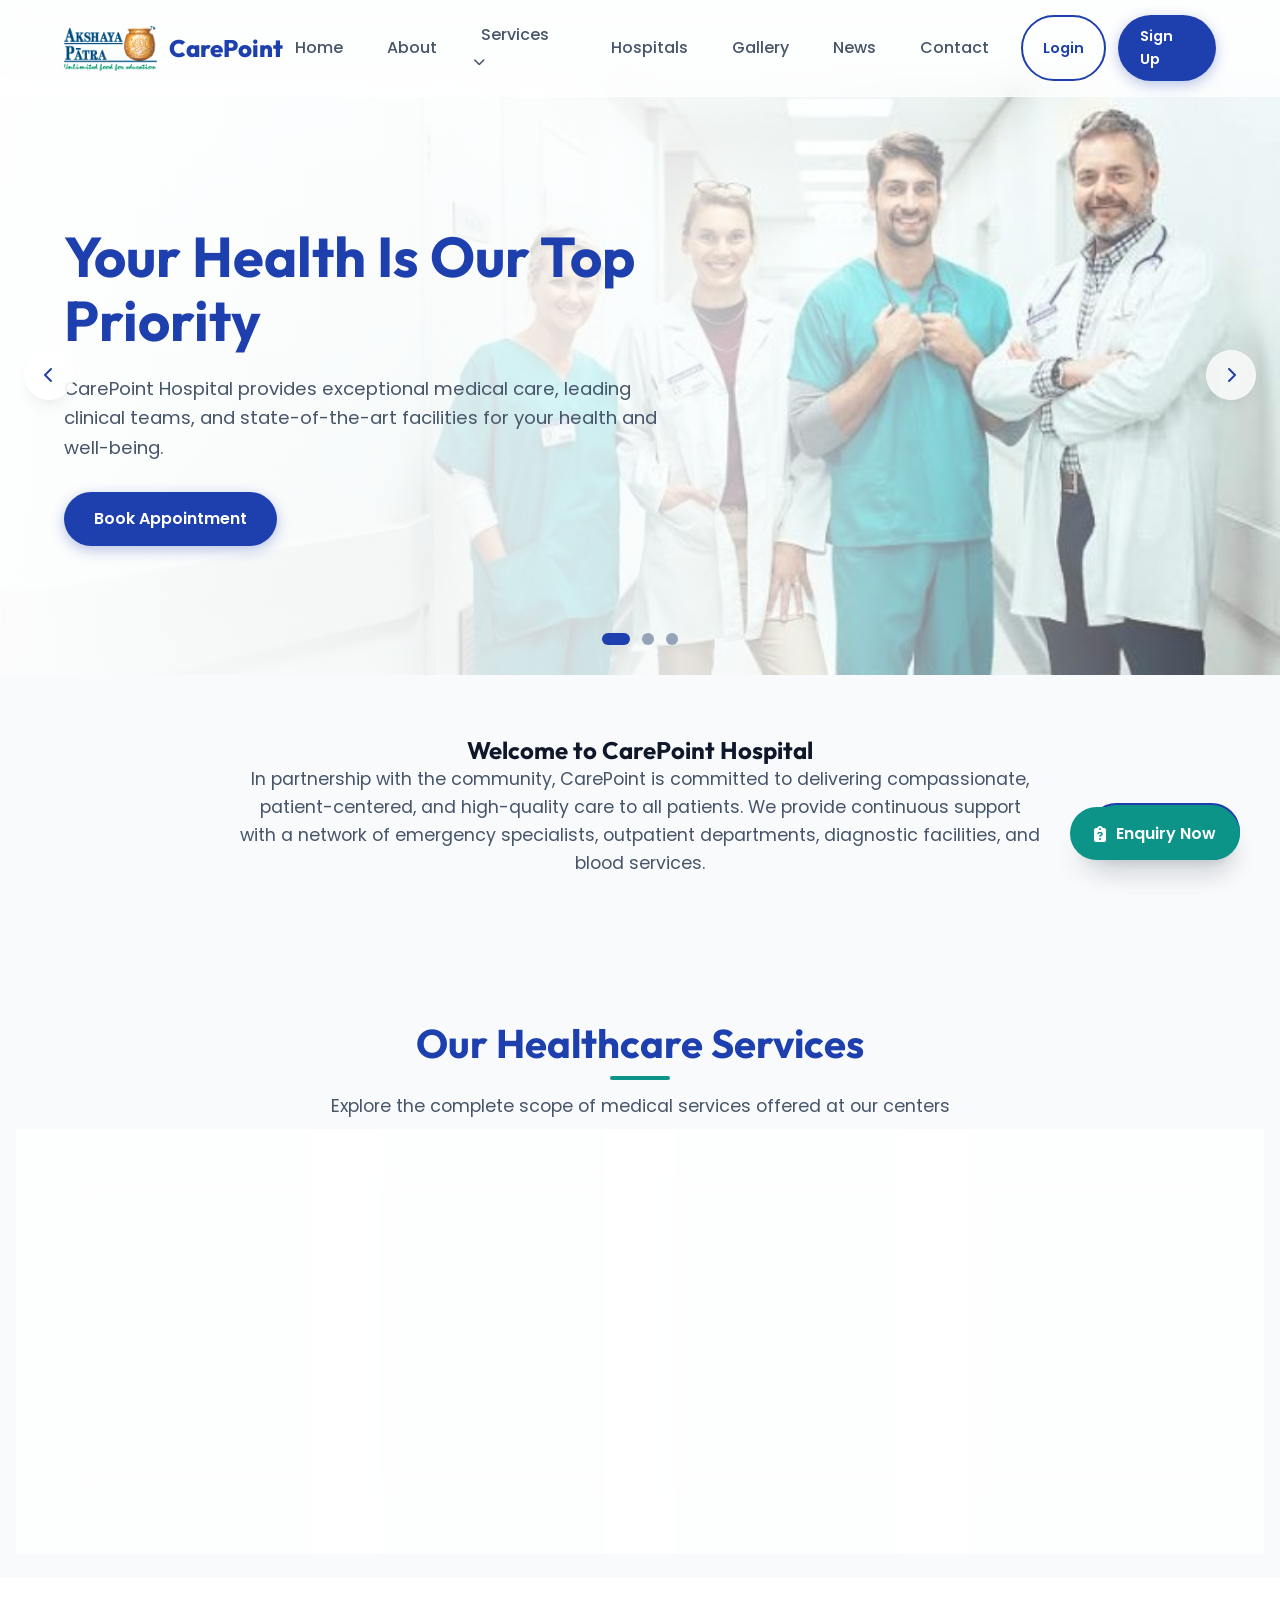
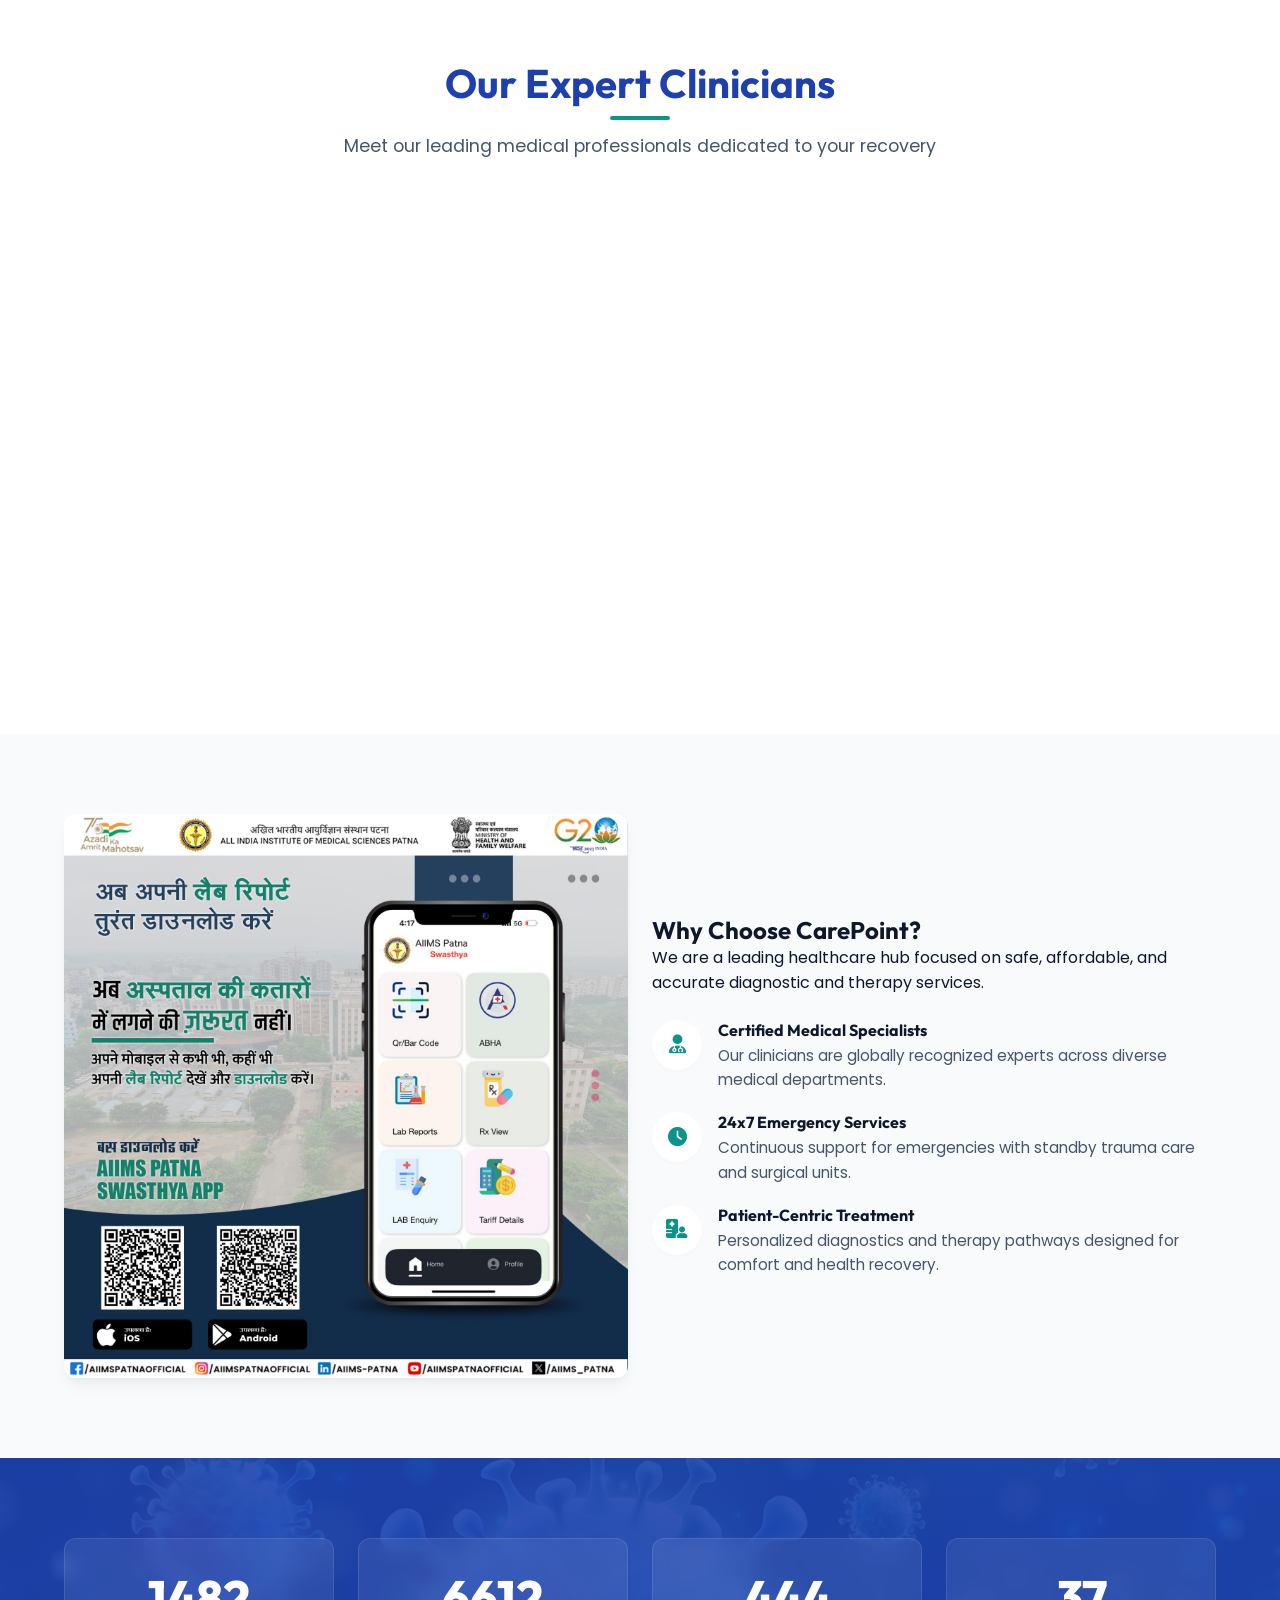
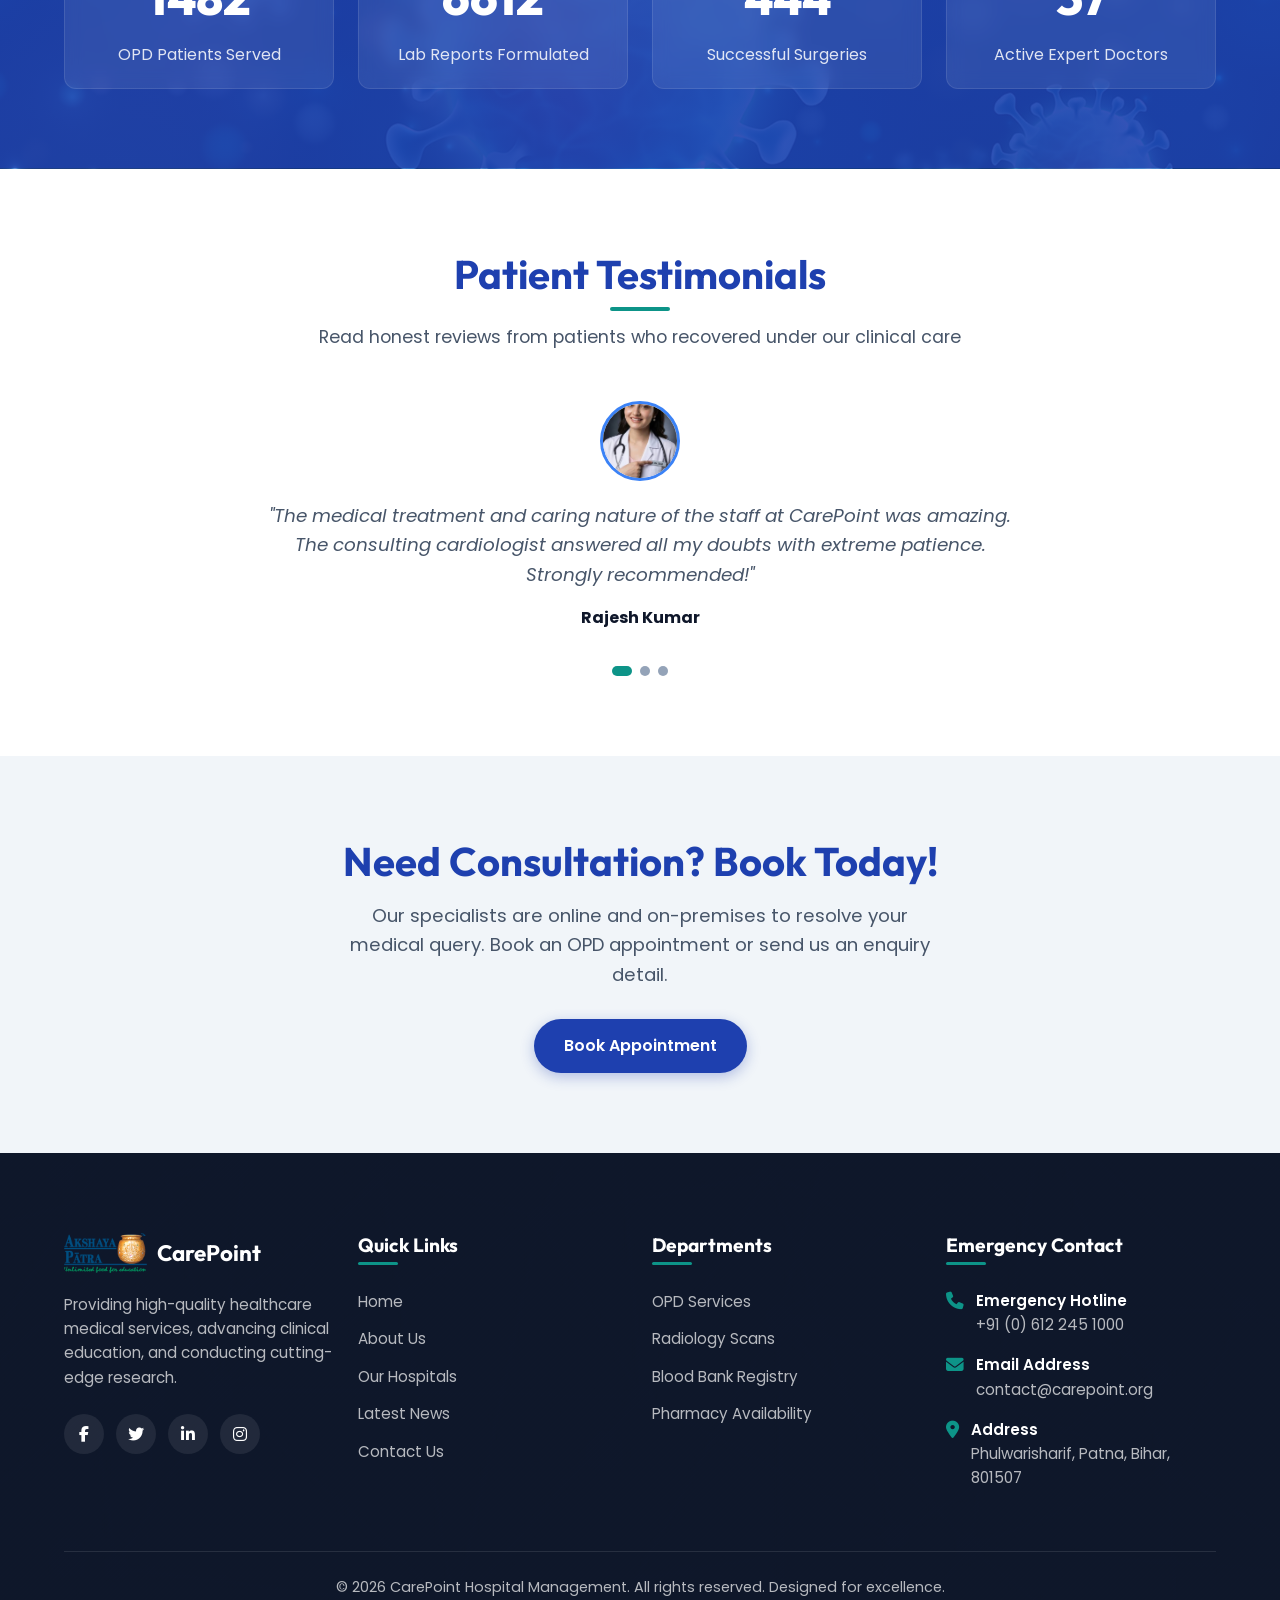
<file: Project-2/index.html>
<!DOCTYPE html>
<html lang="en">
<head>
    
    <meta charset="UTF-8">
    <meta name="viewport" content="width=device-width, initial-scale=1.0">
    <title>CarePoint Hospital - Home</title>
    <link rel="stylesheet" href="https://cdnjs.cloudflare.com/ajax/libs/font-awesome/6.4.0/css/all.min.css">
    <link rel="stylesheet" href="style.css">
</head>
<body>

    <header class="header-wrapper">
        <div class="container">
            <nav class="navbar">
                <a href="index.jsp" class="navbar-logo">
                    <img src="Images/logo.png" alt="CarePoint Hospital Logo">
                    <span>CarePoint</span>
                </a>
                
                <ul class="nav-links">
                    <li class="nav-item"><a href="index.jsp" class="nav-link active">Home</a></li>
                    <li class="nav-item"><a href="about.jsp" class="nav-link">About</a></li>
                    <li class="nav-item dropdown">
                        <a href="#" class="nav-link">Services <i class="fa-solid fa-chevron-down" style="font-size: 0.75rem; margin-left: 4px;"></i></a>
                        <div class="dropdown-menu">
                            <a href="opd.jsp">OPD</a>
                            <a href="radiology.jsp">Radiology</a>
                            <a href="bloodbank.jsp">Blood Bank</a>
                            <a href="pharmecy.jsp">Pharmacy</a>
                        </div>
                    </li>
                    <li class="nav-item"><a href="hospitals.jsp" class="nav-link">Hospitals</a></li>
                    <li class="nav-item"><a href="gallery.jsp" class="nav-link">Gallery</a></li>
                    <li class="nav-item"><a href="news.jsp" class="nav-link">News</a></li>
                    <li class="nav-item"><a href="contact.jsp" class="nav-link">Contact</a></li>
                    <li class="nav-buttons">
                        <a href="login.jsp" class="btn btn-secondary">Login</a>
                        <a href="signup.jsp" class="btn btn-primary">Sign Up</a>
                    </li>
                </ul>
                
                <button class="hamburger" aria-label="Toggle Navigation">
                    <span></span>
                    <span></span>
                    <span></span>
                </button>
            </nav>
        </div>
    </header>

    <section class="hero-slider">
        <div class="slide active" style="background-image: url('Images/slide1.jpg');">
            <div class="container">
                <div class="slide-content">
                    <h1>Your Health Is Our Top Priority</h1>
                    <p>CarePoint Hospital provides exceptional medical care, leading clinical teams, and state-of-the-art facilities for your health and well-being.</p>
                    <a href="contact.jsp" class="btn btn-primary">Book Appointment</a>
                </div>
            </div>
        </div>
        <div class="slide" style="background-image: url('Images/slide2.jpg');">
            <div class="container">
                <div class="slide-content">
                    <h1>Exceptional Doctors, Trusted Care</h1>
                    <p>Consult with our highly qualified medical professionals across multiple specialties to receive the best diagnostics and therapies.</p>
                    <a href="hospitals.jsp" class="btn btn-primary">Our Departments</a>
                </div>
            </div>
        </div>
        <div class="slide" style="background-image: url('Images/slide3.jpg');">
            <div class="container">
                <div class="slide-content">
                    <h1>Modern Infrastructure & Support</h1>
                    <p>Equipped with 24x7 emergency response, modern radiology scanners, and complete pharmacy support services.</p>
                    <a href="contact.jsp" class="btn btn-primary">Contact Us Now</a>
                </div>
            </div>
        </div>

        <button class="slider-arrow slider-arrow-prev" aria-label="Previous Slide"><i class="fa-solid fa-chevron-left"></i></button>
        <button class="slider-arrow slider-arrow-next" aria-label="Next Slide"><i class="fa-solid fa-chevron-right"></i></button>
        
        <div class="slider-controls">
            <div class="slider-dot active"></div>
            <div class="slider-dot"></div>
            <div class="slider-dot"></div>
        </div>
    </section>

    <section class="container welcome-intro">
        <h2>Welcome to CarePoint Hospital</h2>
        <p>In partnership with the community, CarePoint is committed to delivering compassionate, patient-centered, and high-quality care to all patients. We provide continuous support with a network of emergency specialists, outpatient departments, diagnostic facilities, and blood services.</p>
    </section>

    <section class="section-padding home-services">
        <div class="container">
            <div class="section-header">
                <h2>Our Healthcare Services</h2>
                <p>Explore the complete scope of medical services offered at our centers</p>
            </div>
            
            <div class="grid grid-4 services-grid">
                <div class="glass-card">
                    <div class="service-icon-box">
                        <i class="fa-solid fa-stethoscope"></i>
                    </div>
                    <h3>OPD Services</h3>
                    <p>Out-Patient consultations with specialist medical clinicians. Flexible timings and expert advice.</p>
                    <a href="opd.jsp">View Schedule <i class="fa-solid fa-arrow-right"></i></a>
                </div>
                
                <div class="glass-card">
                    <div class="service-icon-box">
                        <i class="fa-solid fa-x-ray"></i>
                    </div>
                    <h3>Radiology & Imaging</h3>
                    <p>High-resolution CT scans, MRI scans, Ultrasound, ECG diagnostics and standard X-Rays.</p>
                    <a href="radiology.jsp">Learn More <i class="fa-solid fa-arrow-right"></i></a>
                </div>
                
                <div class="glass-card">
                    <div class="service-icon-box">
                        <i class="fa-solid fa-droplet"></i>
                    </div>
                    <h3>Blood Bank</h3>
                    <p>24x7 blood donor matching registry, stock availability indicator, and safe storage vaults.</p>
                    <a href="bloodbank.jsp">Check Stock <i class="fa-solid fa-arrow-right"></i></a>
                </div>
                
                <div class="glass-card">
                    <div class="service-icon-box">
                        <i class="fa-solid fa-prescription-bottle-medical"></i>
                    </div>
                    <h3>Pharmacy</h3>
                    <p>24-hour pharmaceutical dispatch, prescription medicine availability, and healthcare products.</p>
                    <a href="pharmecy.jsp">Search Drugs <i class="fa-solid fa-arrow-right"></i></a>
                </div>
            </div>
        </div>
    </section>

    <section class="section-padding doctors-section">
        <div class="container">
            <div class="section-header">
                <h2>Our Expert Clinicians</h2>
                <p>Meet our leading medical professionals dedicated to your recovery</p>
            </div>
            
            <div class="grid grid-4">
                <div class="glass-card doctor-card">
                    <div class="doctor-image-wrapper">
                        <img src="Images/dir.png" alt="Prof. Dr. Raju Agarwal">
                        <div class="doctor-socials">
                            <a href="#"><i class="fa-brands fa-facebook-f"></i></a>
                            <a href="#"><i class="fa-brands fa-twitter"></i></a>
                            <a href="#"><i class="fa-brands fa-linkedin-in"></i></a>
                        </div>
                    </div>
                    <div class="doctor-info">
                        <h3>Dr. Raju Agarwal</h3>
                        <p>Executive Director</p>
                        <span>AIIMS Veteran & Senior Adviser</span>
                    </div>
                </div>
                
                <div class="glass-card doctor-card">
                    <div class="doctor-image-wrapper">
                        <img src="Images/dct1.jpg" alt="Dr. Anish Sharma">
                        <div class="doctor-socials">
                            <a href="#"><i class="fa-brands fa-facebook-f"></i></a>
                            <a href="#"><i class="fa-brands fa-twitter"></i></a>
                            <a href="#"><i class="fa-brands fa-linkedin-in"></i></a>
                        </div>
                    </div>
                    <div class="doctor-info">
                        <h3>Dr. Anish Sharma</h3>
                        <p>Chief Cardiologist</p>
                        <span>15+ Years Experience in Surgery</span>
                    </div>
                </div>
                
                <div class="glass-card doctor-card">
                    <div class="doctor-image-wrapper">
                        <img src="Images/dct2.jpg" alt="Dr. Priya Patel">
                        <div class="doctor-socials">
                            <a href="#"><i class="fa-brands fa-facebook-f"></i></a>
                            <a href="#"><i class="fa-brands fa-twitter"></i></a>
                            <a href="#"><i class="fa-brands fa-linkedin-in"></i></a>
                        </div>
                    </div>
                    <div class="doctor-info">
                        <h3>Dr. Priya Patel</h3>
                        <p>Senior Pediatrician</p>
                        <span>Expert Child Care Consultant</span>
                    </div>
                </div>
                
                <div class="glass-card doctor-card">
                    <div class="doctor-image-wrapper">
                        <img src="Images/dct3.jpg" alt="Dr. Vikram Malhotra">
                        <div class="doctor-socials">
                            <a href="#"><i class="fa-brands fa-facebook-f"></i></a>
                            <a href="#"><i class="fa-brands fa-twitter"></i></a>
                            <a href="#"><i class="fa-brands fa-linkedin-in"></i></a>
                        </div>
                    </div>
                    <div class="doctor-info">
                        <h3>Dr. Vikram Malhotra</h3>
                        <p>Head of Neurology</p>
                        <span>Specialist in Neurological Disorders</span>
                    </div>
                </div>
            </div>
        </div>
    </section>

    <section class="section-padding why-choose-us">
        <div class="container">
            <div class="grid why-grid">
                <div class="why-image">
                    <img src="Images/aiims-swasthay-hindi.jpg" alt="Healthcare Support Poster" style="border-radius: var(--radius-md); box-shadow: var(--shadow-md);">
                </div>
                
                <div>
                    <h2>Why Choose CarePoint?</h2>
                    <p>We are a leading healthcare hub focused on safe, affordable, and accurate diagnostic and therapy services.</p>
                    
                    <div class="why-list">
                        <div class="why-item">
                            <div class="why-item-icon">
                                <i class="fa-solid fa-user-doctor"></i>
                            </div>
                            <div class="why-item-text">
                                <h4>Certified Medical Specialists</h4>
                                <p>Our clinicians are globally recognized experts across diverse medical departments.</p>
                            </div>
                        </div>
                        <div class="why-item">
                            <div class="why-item-icon">
                                <i class="fa-solid fa-clock"></i>
                            </div>
                            <div class="why-item-text">
                                <h4>24x7 Emergency Services</h4>
                                <p>Continuous support for emergencies with standby trauma care and surgical units.</p>
                            </div>
                        </div>
                        <div class="why-item">
                            <div class="why-item-icon">
                                <i class="fa-solid fa-hospital-user"></i>
                            </div>
                            <div class="why-item-text">
                                <h4>Patient-Centric Treatment</h4>
                                <p>Personalized diagnostics and therapy pathways designed for comfort and health recovery.</p>
                            </div>
                        </div>
                    </div>
                </div>
            </div>
        </div>
    </section>

    <section class="stats-grid">
        <div class="container">
            <div class="grid grid-4">
                <div class="stat-card">
                    <div class="stat-number" data-target="7634">0</div>
                    <div class="stat-label">OPD Patients Served</div>
                </div>
                <div class="stat-card">
                    <div class="stat-number" data-target="34769">0</div>
                    <div class="stat-label">Lab Reports Formulated</div>
                </div>
                <div class="stat-card">
                    <div class="stat-number" data-target="2387">0</div>
                    <div class="stat-label">Successful Surgeries</div>
                </div>
                <div class="stat-card">
                    <div class="stat-number" data-target="150">0</div>
                    <div class="stat-label">Active Expert Doctors</div>
                </div>
            </div>
        </div>
    </section>

    <section class="section-padding testimonials-section">
        <div class="container">
            <div class="section-header">
                <h2>Patient Testimonials</h2>
                <p>Read honest reviews from patients who recovered under our clinical care</p>
            </div>
            
            <div class="testimonial-container">
                <div class="testimonial-slide active">
                    <img src="Images/dct4.jpg" alt="Patient Avatar" class="testimonial-avatar">
                    <p class="testimonial-text">"The medical treatment and caring nature of the staff at CarePoint was amazing. The consulting cardiologist answered all my doubts with extreme patience. Strongly recommended!"</p>
                    <p class="testimonial-author">Rajesh Kumar</p>
                </div>
                
                <div class="testimonial-slide">
                    <img src="Images/dct1.jpg" alt="Patient Avatar" class="testimonial-avatar">
                    <p class="testimonial-text">"I received immediate response during my midnight emergency situation. The diagnostics team was quick to formulate ultrasound/radiology reports and dispatch medicines."</p>
                    <p class="testimonial-author">Sunita Devi</p>
                </div>
                
                <div class="testimonial-slide">
                    <img src="Images/dct2.jpg" alt="Patient Avatar" class="testimonial-avatar">
                    <p class="testimonial-text">"We needed rare O- blood group unit during surgery, and the local blood bank registry helped matching donor details instantly. The system is extremely streamlined."</p>
                    <p class="testimonial-author">Amit Verma</p>
                </div>
            </div>
            
            <div class="testimonial-dots">
                <div class="testimonial-dot active"></div>
                <div class="testimonial-dot"></div>
                <div class="testimonial-dot"></div>
            </div>
        </div>
    </section>

    <section class="cta-section">
        <div class="container cta-content">
            <h2>Need Consultation? Book Today!</h2>
            <p>Our specialists are online and on-premises to resolve your medical query. Book an OPD appointment or send us an enquiry detail.</p>
            <div class="cta-buttons">
                <a href="contact.jsp" class="btn btn-primary">Book Appointment</a>
                <button class="btn btn-secondary enquiry-trigger">Enquiry Now</button>
            </div>
        </div>
    </section>

    <footer class="footer-section">
        <div class="container">
            <div class="grid grid-4">
                <div class="flex-column">
                    <div class="footer-logo">
                        <img src="Images/logo.png" alt="CarePoint Logo">
                        <h3>CarePoint</h3>
                    </div>
                    <p class="footer-desc">Providing high-quality healthcare medical services, advancing clinical education, and conducting cutting-edge research.</p>
                    <div class="social-links">
                        <a href="#" aria-label="Facebook"><i class="fa-brands fa-facebook-f"></i></a>
                        <a href="#" aria-label="Twitter"><i class="fa-brands fa-twitter"></i></a>
                        <a href="#" aria-label="LinkedIn"><i class="fa-brands fa-linkedin-in"></i></a>
                        <a href="#" aria-label="Instagram"><i class="fa-brands fa-instagram"></i></a>
                    </div>
                </div>
                
                <div class="flex-column">
                    <h4 class="footer-heading">Quick Links</h4>
                    <ul class="footer-links">
                        <li><a href="index.jsp">Home</a></li>
                        <li><a href="about.jsp">About Us</a></li>
                        <li><a href="hospitals.jsp">Our Hospitals</a></li>
                        <li><a href="news.jsp">Latest News</a></li>
                        <li><a href="contact.jsp">Contact Us</a></li>
                    </ul>
                </div>
                
                <div class="flex-column">
                    <h4 class="footer-heading">Departments</h4>
                    <ul class="footer-links">
                        <li><a href="opd.jsp">OPD Services</a></li>
                        <li><a href="radiology.jsp">Radiology Scans</a></li>
                        <li><a href="bloodbank.jsp">Blood Bank Registry</a></li>
                        <li><a href="pharmecy.jsp">Pharmacy Availability</a></li>
                    </ul>
                </div>
                
                <div class="flex-column">
                    <h4 class="footer-heading">Emergency Contact</h4>
                    <div class="footer-contact">
                        <div class="footer-contact-item">
                            <i class="fa-solid fa-phone"></i>
                            <div>
                                <p style="font-weight: 600; color: var(--bg-primary);">Emergency Hotline</p>
                                <p>+91 (0) 612 245 1000</p>
                            </div>
                        </div>
                        <div class="footer-contact-item">
                            <i class="fa-solid fa-envelope"></i>
                            <div>
                                <p style="font-weight: 600; color: var(--bg-primary);">Email Address</p>
                                <p>contact@carepoint.org</p>
                            </div>
                        </div>
                        <div class="footer-contact-item">
                            <i class="fa-solid fa-location-dot"></i>
                            <div>
                                <p style="font-weight: 600; color: var(--bg-primary);">Address</p>
                                <p>Phulwarisharif, Patna, Bihar, 801507</p>
                            </div>
                        </div>
                    </div>
                </div>
            </div>
            
            <div class="footer-bottom">
                <p>&copy; 2026 CarePoint Hospital Management. All rights reserved. Designed for excellence.</p>
            </div>
        </div>
    </footer>

    <button class="enquiry-trigger" aria-label="Open Enquiry Form">
        <i class="fa-solid fa-clipboard-question"></i> Enquiry Now
    </button>

    <div class="modal-overlay">
        <div class="modal-box">
            <div class="modal-header">
                <h3>Enquiry Form</h3>
                <button class="modal-close" aria-label="Close modal">&times;</button>
            </div>
            <div class="modal-body">
                <form id="enquiryForm" class="flex-column" style="gap: 16px;">
                    <div class="form-group">
                        <label for="enquiryName">Full Name</label>
                        <input type="text" id="enquiryName" class="form-input" placeholder="Enter your name">
                        <span class="form-error" id="enquiryNameError"></span>
                    </div>
                    <div class="form-group">
                        <label for="enquiryPhone">Phone Number</label>
                        <input type="tel" id="enquiryPhone" class="form-input" placeholder="Enter your 10-digit mobile number">
                        <span class="form-error" id="enquiryPhoneError"></span>
                    </div>
                    <div class="form-group">
                        <label for="enquiryDept">Department</label>
                        <select id="enquiryDept" class="form-input">
                            <option value="" disabled selected>Select Department</option>
                            <option value="OPD">OPD</option>
                            <option value="Radiology">Radiology</option>
                            <option value="Blood Bank">Blood Bank</option>
                            <option value="Pharmacy">Pharmacy</option>
                        </select>
                        <span class="form-error" id="enquiryDeptError"></span>
                    </div>
                    <div class="form-group">
                        <label for="enquiryMessage">Message / Enquiry</label>
                        <textarea id="enquiryMessage" class="form-input" placeholder="Enter your query details..." style="height: 100px; resize: vertical;"></textarea>
                        <span class="form-error" id="enquiryMessageError"></span>
                    </div>
                    <button type="submit" class="btn btn-accent" style="width: 100%;">Submit Enquiry</button>
                </form>
            </div>
            <div class="modal-footer">
                <button class="btn btn-secondary btn-close-modal" style="padding: 6px 16px; font-size: 0.9rem;">Close</button>
            </div>
        </div>
    </div>

    <div class="scroll-to-top" aria-label="Scroll to top">
        <i class="fa-solid fa-arrow-up"></i>
    </div>

    <div class="toast" id="successToast">
        <i class="fa-solid fa-circle-check toast-icon"></i>
        <span id="toastMessage">Submission Successful!</span>
    </div>

    <script src="script.js"></script>
    <script src="validation.js"></script>
</body>
</html>
</file>
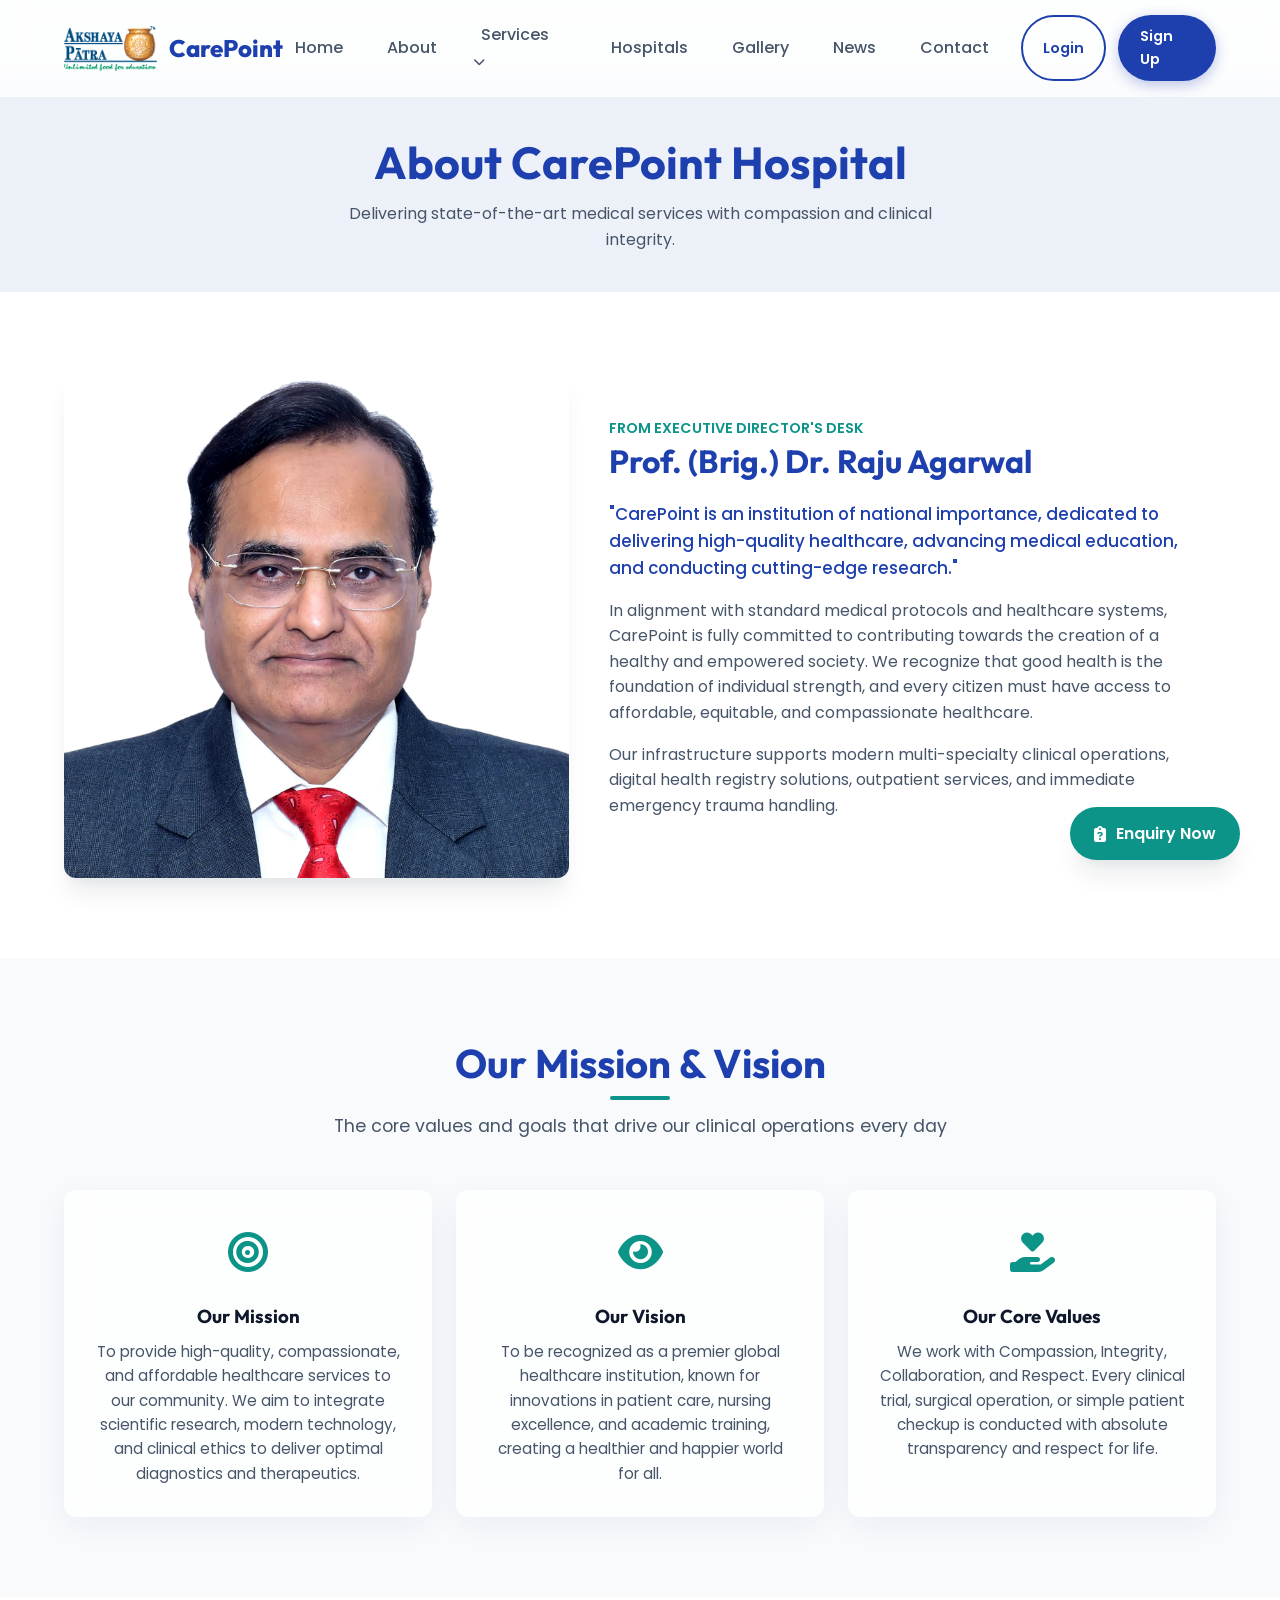
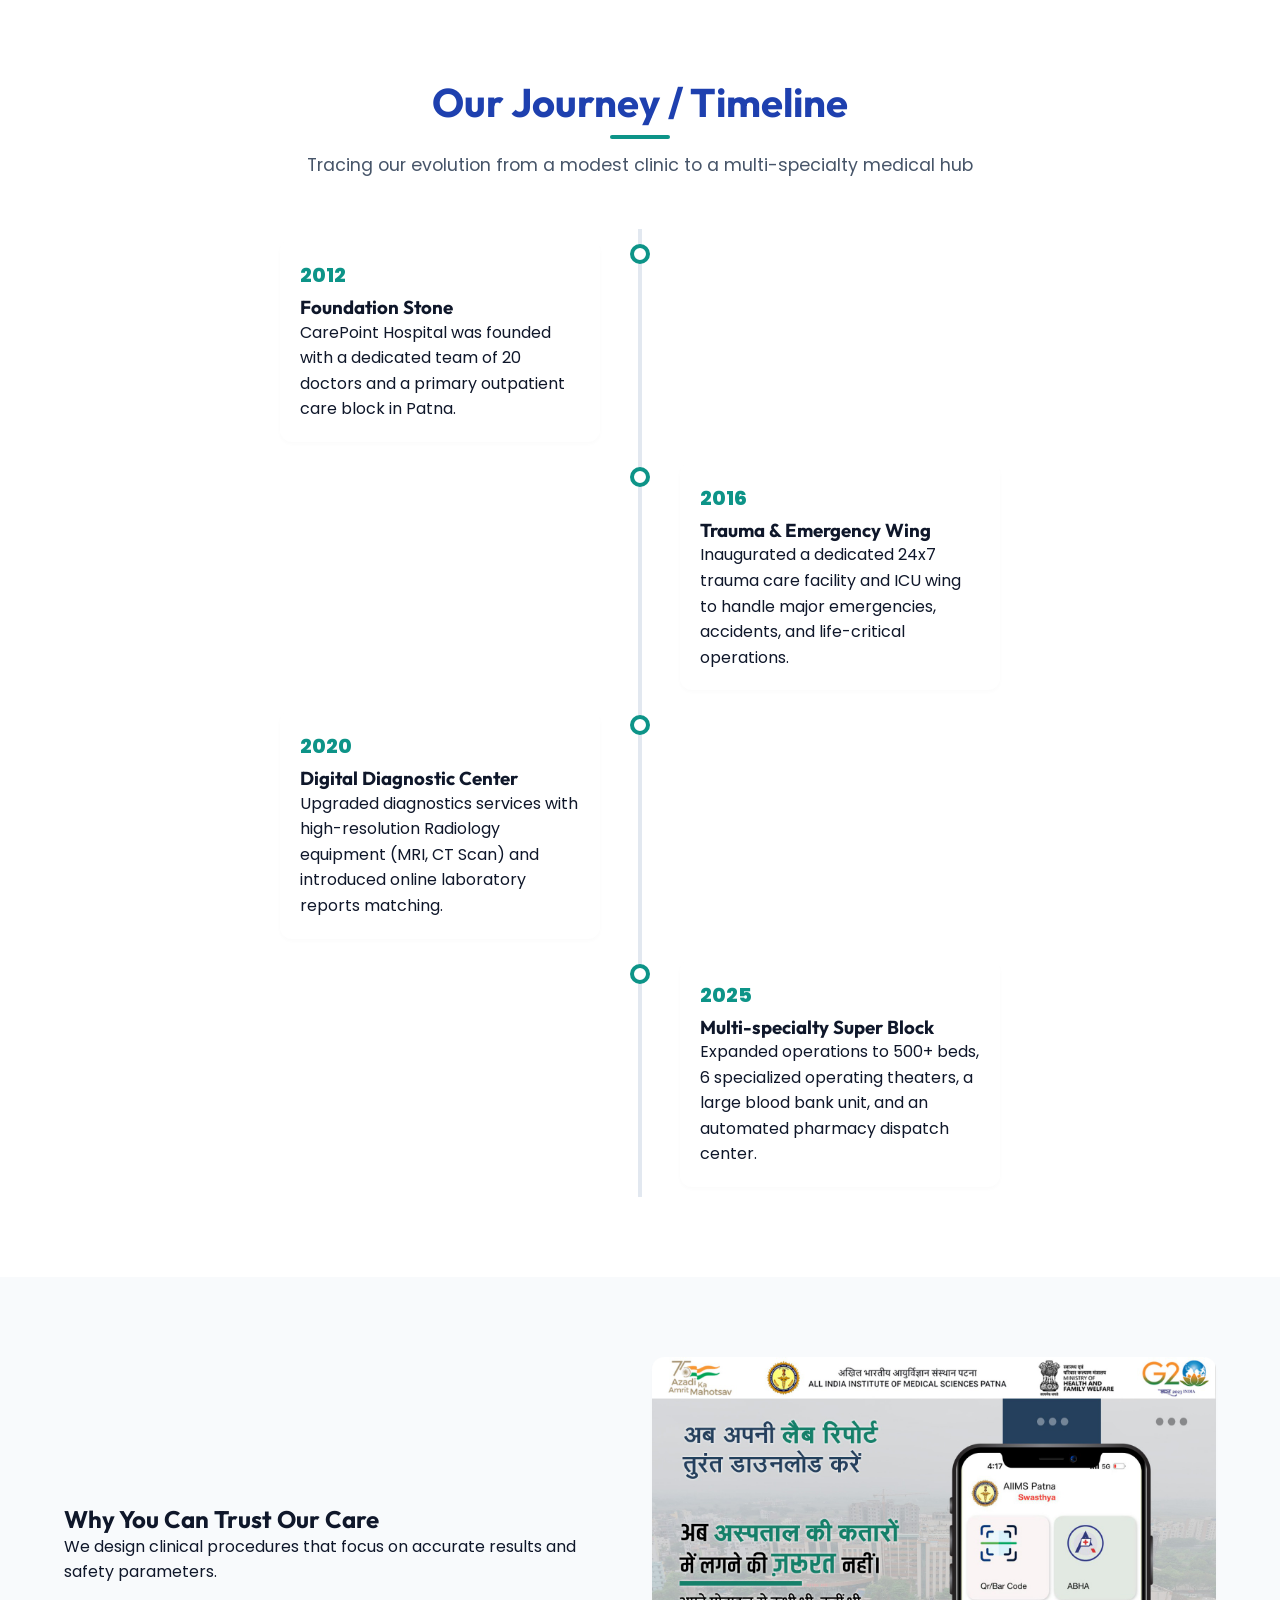
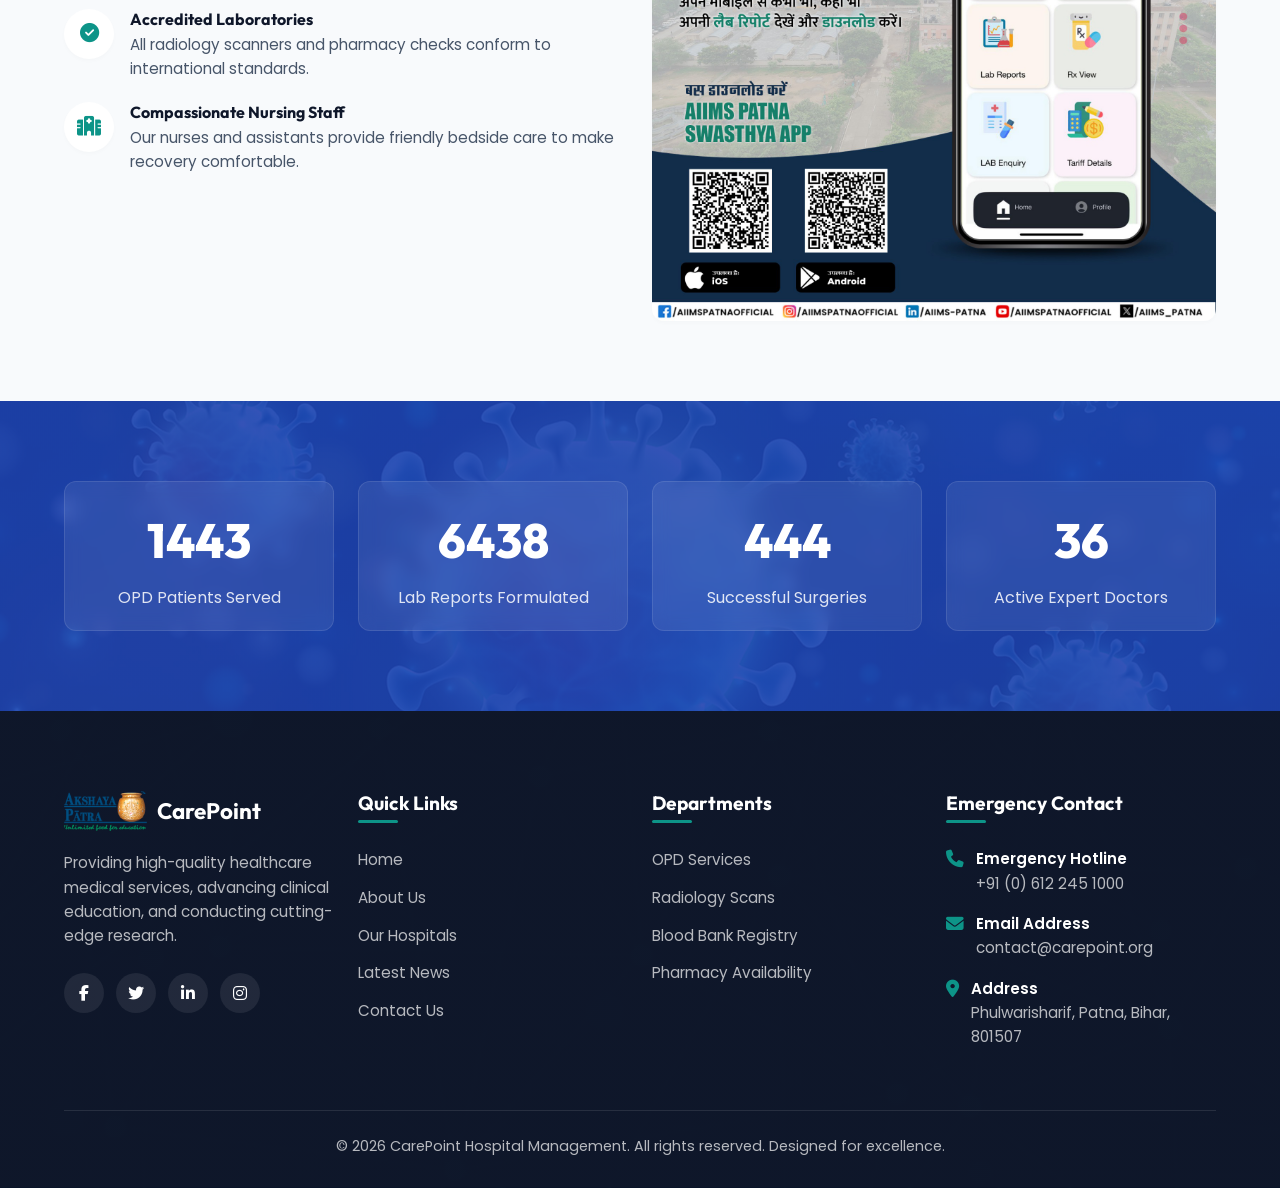
<file: Project-2/about.html>
<!DOCTYPE html>
<html lang="en">
<head>
    <meta charset="UTF-8">
    <meta name="viewport" content="width=device-width, initial-scale=1.0">
    <title>CarePoint Hospital - About Us</title>
    <link rel="stylesheet" href="https://cdnjs.cloudflare.com/ajax/libs/font-awesome/6.4.0/css/all.min.css">
    <link rel="stylesheet" href="style.css">
</head>
<body>

    <header class="header-wrapper">
        <div class="container">
            <nav class="navbar">
                <a href="index.jsp" class="navbar-logo">
                    <img src="Images/logo.png" alt="CarePoint Hospital Logo">
                    <span>CarePoint</span>
                </a>
                
                <ul class="nav-links">
                    <li class="nav-item"><a href="index.jsp" class="nav-link">Home</a></li>
                    <li class="nav-item"><a href="about.jsp" class="nav-link active">About</a></li>
                    <li class="nav-item dropdown">
                        <a href="#" class="nav-link">Services <i class="fa-solid fa-chevron-down" style="font-size: 0.75rem; margin-left: 4px;"></i></a>
                        <div class="dropdown-menu">
                            <a href="opd.jsp">OPD</a>
                            <a href="radiology.jsp">Radiology</a>
                            <a href="bloodbank.jsp">Blood Bank</a>
                            <a href="pharmecy.jsp">Pharmacy</a>
                        </div>
                    </li>
                    <li class="nav-item"><a href="hospitals.jsp" class="nav-link">Hospitals</a></li>
                    <li class="nav-item"><a href="gallery.jsp" class="nav-link">Gallery</a></li>
                    <li class="nav-item"><a href="news.jsp" class="nav-link">News</a></li>
                    <li class="nav-item"><a href="contact.jsp" class="nav-link">Contact</a></li>
                    <li class="nav-buttons">
                        <a href="login.jsp" class="btn btn-secondary">Login</a>
                        <a href="signup.jsp" class="btn btn-primary">Sign Up</a>
                    </li>
                </ul>
                
                <button class="hamburger" aria-label="Toggle Navigation">
                    <span></span>
                    <span></span>
                    <span></span>
                </button>
            </nav>
        </div>
    </header>

    <section class="section-padding text-center" style="background: linear-gradient(rgba(30,64,175,0.05), rgba(30,64,175,0.05)); margin-top: 75px; padding: 60px 0 40px;">
        <div class="container">
            <h1 style="font-size: 2.8rem; color: var(--primary);">About CarePoint Hospital</h1>
            <p style="color: var(--text-secondary); max-width: 600px; margin: 10px auto 0;">Delivering state-of-the-art medical services with compassion and clinical integrity.</p>
        </div>
    </section>

    <section class="section-padding" style="background-color: var(--bg-primary);">
        <div class="container">
            <div class="grid about-intro-grid">
                <div class="about-intro-img">
                    <img src="Images/dir.png" alt="Prof. (Brig.) Dr. Raju Agarwal">
                </div>
                <div class="about-intro-content">
                    <span style="color: var(--secondary); font-weight: 600; text-transform: uppercase; font-size: 0.9rem;">From Executive Director's Desk</span>
                    <h3>Prof. (Brig.) Dr. Raju Agarwal</h3>
                    <p style="font-size: 1.05rem; font-weight: 500; color: var(--primary);">"CarePoint is an institution of national importance, dedicated to delivering high-quality healthcare, advancing medical education, and conducting cutting-edge research."</p>
                    <p>In alignment with standard medical protocols and healthcare systems, CarePoint is fully committed to contributing towards the creation of a healthy and empowered society. We recognize that good health is the foundation of individual strength, and every citizen must have access to affordable, equitable, and compassionate healthcare.</p>
                    <p>Our infrastructure supports modern multi-specialty clinical operations, digital health registry solutions, outpatient services, and immediate emergency trauma handling.</p>
                </div>
            </div>
        </div>
    </section>

    <section class="section-padding" style="background-color: var(--bg-secondary);">
        <div class="container">
            <div class="section-header">
                <h2>Our Mission & Vision</h2>
                <p>The core values and goals that drive our clinical operations every day</p>
            </div>
            
            <div class="grid grid-3 mission-vision-grid">
                <div class="glass-card mv-card">
                    <div class="mv-icon">
                        <i class="fa-solid fa-bullseye"></i>
                    </div>
                    <h3>Our Mission</h3>
                    <p>To provide high-quality, compassionate, and affordable healthcare services to our community. We aim to integrate scientific research, modern technology, and clinical ethics to deliver optimal diagnostics and therapeutics.</p>
                </div>
                
                <div class="glass-card mv-card">
                    <div class="mv-icon">
                        <i class="fa-solid fa-eye"></i>
                    </div>
                    <h3>Our Vision</h3>
                    <p>To be recognized as a premier global healthcare institution, known for innovations in patient care, nursing excellence, and academic training, creating a healthier and happier world for all.</p>
                </div>
                
                <div class="glass-card mv-card">
                    <div class="mv-icon">
                        <i class="fa-solid fa-hand-holding-heart"></i>
                    </div>
                    <h3>Our Core Values</h3>
                    <p>We work with Compassion, Integrity, Collaboration, and Respect. Every clinical trial, surgical operation, or simple patient checkup is conducted with absolute transparency and respect for life.</p>
                </div>
            </div>
        </div>
    </section>

    <section class="section-padding" style="background-color: var(--bg-primary);">
        <div class="container">
            <div class="section-header">
                <h2>Our Journey / Timeline</h2>
                <p>Tracing our evolution from a modest clinic to a multi-specialty medical hub</p>
            </div>
            
            <div class="timeline">
                <div class="timeline-container left">
                    <div class="timeline-content">
                        <div class="timeline-year">2012</div>
                        <h3>Foundation Stone</h3>
                        <p>CarePoint Hospital was founded with a dedicated team of 20 doctors and a primary outpatient care block in Patna.</p>
                    </div>
                </div>
                
                <div class="timeline-container right">
                    <div class="timeline-content">
                        <div class="timeline-year">2016</div>
                        <h3>Trauma & Emergency Wing</h3>
                        <p>Inaugurated a dedicated 24x7 trauma care facility and ICU wing to handle major emergencies, accidents, and life-critical operations.</p>
                    </div>
                </div>
                
                <div class="timeline-container left">
                    <div class="timeline-content">
                        <div class="timeline-year">2020</div>
                        <h3>Digital Diagnostic Center</h3>
                        <p>Upgraded diagnostics services with high-resolution Radiology equipment (MRI, CT Scan) and introduced online laboratory reports matching.</p>
                    </div>
                </div>
                
                <div class="timeline-container right">
                    <div class="timeline-content">
                        <div class="timeline-year">2025</div>
                        <h3>Multi-specialty Super Block</h3>
                        <p>Expanded operations to 500+ beds, 6 specialized operating theaters, a large blood bank unit, and an automated pharmacy dispatch center.</p>
                    </div>
                </div>
            </div>
        </div>
    </section>

    <section class="section-padding why-choose-us">
        <div class="container">
            <div class="grid why-grid">
                <div>
                    <h2>Why You Can Trust Our Care</h2>
                    <p>We design clinical procedures that focus on accurate results and safety parameters.</p>
                    <div class="why-list">
                        <div class="why-item">
                            <div class="why-item-icon"><i class="fa-solid fa-circle-check"></i></div>
                            <div class="why-item-text">
                                <h4>Accredited Laboratories</h4>
                                <p>All radiology scanners and pharmacy checks conform to international standards.</p>
                            </div>
                        </div>
                        <div class="why-item">
                            <div class="why-item-icon"><i class="fa-solid fa-hospital"></i></div>
                            <div class="why-item-text">
                                <h4>Compassionate Nursing Staff</h4>
                                <p>Our nurses and assistants provide friendly bedside care to make recovery comfortable.</p>
                            </div>
                        </div>
                    </div>
                </div>
                <div class="why-image">
                    <img src="Images/aiims-swasthay-hindi.jpg" alt="Health Care Poster" style="border-radius: var(--radius-md); box-shadow: var(--shadow-sm);">
                </div>
            </div>
        </div>
    </section>

    <section class="stats-grid">
        <div class="container">
            <div class="grid grid-4">
                <div class="stat-card">
                    <div class="stat-number" data-target="7634">0</div>
                    <div class="stat-label">OPD Patients Served</div>
                </div>
                <div class="stat-card">
                    <div class="stat-number" data-target="34769">0</div>
                    <div class="stat-label">Lab Reports Formulated</div>
                </div>
                <div class="stat-card">
                    <div class="stat-number" data-target="2387">0</div>
                    <div class="stat-label">Successful Surgeries</div>
                </div>
                <div class="stat-card">
                    <div class="stat-number" data-target="150">0</div>
                    <div class="stat-label">Active Expert Doctors</div>
                </div>
            </div>
        </div>
    </section>

    <footer class="footer-section">
        <div class="container">
            <div class="grid grid-4">
                <div class="flex-column">
                    <div class="footer-logo">
                        <img src="Images/logo.png" alt="CarePoint Logo">
                        <h3>CarePoint</h3>
                    </div>
                    <p class="footer-desc">Providing high-quality healthcare medical services, advancing clinical education, and conducting cutting-edge research.</p>
                    <div class="social-links">
                        <a href="#" aria-label="Facebook"><i class="fa-brands fa-facebook-f"></i></a>
                        <a href="#" aria-label="Twitter"><i class="fa-brands fa-twitter"></i></a>
                        <a href="#" aria-label="LinkedIn"><i class="fa-brands fa-linkedin-in"></i></a>
                        <a href="#" aria-label="Instagram"><i class="fa-brands fa-instagram"></i></a>
                    </div>
                </div>
                
                <div class="flex-column">
                    <h4 class="footer-heading">Quick Links</h4>
                    <ul class="footer-links">
                        <li><a href="index.jsp">Home</a></li>
                        <li><a href="about.jsp">About Us</a></li>
                        <li><a href="hospitals.jsp">Our Hospitals</a></li>
                        <li><a href="news.jsp">Latest News</a></li>
                        <li><a href="contact.jsp">Contact Us</a></li>
                    </ul>
                </div>
                
                <div class="flex-column">
                    <h4 class="footer-heading">Departments</h4>
                    <ul class="footer-links">
                        <li><a href="opd.jsp">OPD Services</a></li>
                        <li><a href="radiology.jsp">Radiology Scans</a></li>
                        <li><a href="bloodbank.jsp">Blood Bank Registry</a></li>
                        <li><a href="pharmecy.jsp">Pharmacy Availability</a></li>
                    </ul>
                </div>
                
                <div class="flex-column">
                    <h4 class="footer-heading">Emergency Contact</h4>
                    <div class="footer-contact">
                        <div class="footer-contact-item">
                            <i class="fa-solid fa-phone"></i>
                            <div>
                                <p style="font-weight: 600; color: var(--bg-primary);">Emergency Hotline</p>
                                <p>+91 (0) 612 245 1000</p>
                            </div>
                        </div>
                        <div class="footer-contact-item">
                            <i class="fa-solid fa-envelope"></i>
                            <div>
                                <p style="font-weight: 600; color: var(--bg-primary);">Email Address</p>
                                <p>contact@carepoint.org</p>
                            </div>
                        </div>
                        <div class="footer-contact-item">
                            <i class="fa-solid fa-location-dot"></i>
                            <div>
                                <p style="font-weight: 600; color: var(--bg-primary);">Address</p>
                                <p>Phulwarisharif, Patna, Bihar, 801507</p>
                            </div>
                        </div>
                    </div>
                </div>
            </div>
            
            <div class="footer-bottom">
                <p>&copy; 2026 CarePoint Hospital Management. All rights reserved. Designed for excellence.</p>
            </div>
        </div>
    </footer>

    <button class="enquiry-trigger" aria-label="Open Enquiry Form">
        <i class="fa-solid fa-clipboard-question"></i> Enquiry Now
    </button>

    <div class="modal-overlay">
        <div class="modal-box">
            <div class="modal-header">
                <h3>Enquiry Form</h3>
                <button class="modal-close" aria-label="Close modal">&times;</button>
            </div>
            <div class="modal-body">
                <form id="enquiryForm" class="flex-column" style="gap: 16px;">
                    <div class="form-group">
                        <label for="enquiryName">Full Name</label>
                        <input type="text" id="enquiryName" class="form-input" placeholder="Enter your name">
                        <span class="form-error" id="enquiryNameError"></span>
                    </div>
                    <div class="form-group">
                        <label for="enquiryPhone">Phone Number</label>
                        <input type="tel" id="enquiryPhone" class="form-input" placeholder="Enter your 10-digit mobile number">
                        <span class="form-error" id="enquiryPhoneError"></span>
                    </div>
                    <div class="form-group">
                        <label for="enquiryDept">Department</label>
                        <select id="enquiryDept" class="form-input">
                            <option value="" disabled selected>Select Department</option>
                            <option value="OPD">OPD</option>
                            <option value="Radiology">Radiology</option>
                            <option value="Blood Bank">Blood Bank</option>
                            <option value="Pharmacy">Pharmacy</option>
                        </select>
                        <span class="form-error" id="enquiryDeptError"></span>
                    </div>
                    <div class="form-group">
                        <label for="enquiryMessage">Message / Enquiry</label>
                        <textarea id="enquiryMessage" class="form-input" placeholder="Enter your query details..." style="height: 100px; resize: vertical;"></textarea>
                        <span class="form-error" id="enquiryMessageError"></span>
                    </div>
                    <button type="submit" class="btn btn-accent" style="width: 100%;">Submit Enquiry</button>
                </form>
            </div>
            <div class="modal-footer">
                <button class="btn btn-secondary btn-close-modal" style="padding: 6px 16px; font-size: 0.9rem;">Close</button>
            </div>
        </div>
    </div>

    <div class="scroll-to-top" aria-label="Scroll to top">
        <i class="fa-solid fa-arrow-up"></i>
    </div>

    <div class="toast" id="successToast">
        <i class="fa-solid fa-circle-check toast-icon"></i>
        <span id="toastMessage">Submission Successful!</span>
    </div>

    <script src="script.js"></script>
    <script src="validation.js"></script>
</body>
</html>
</file>
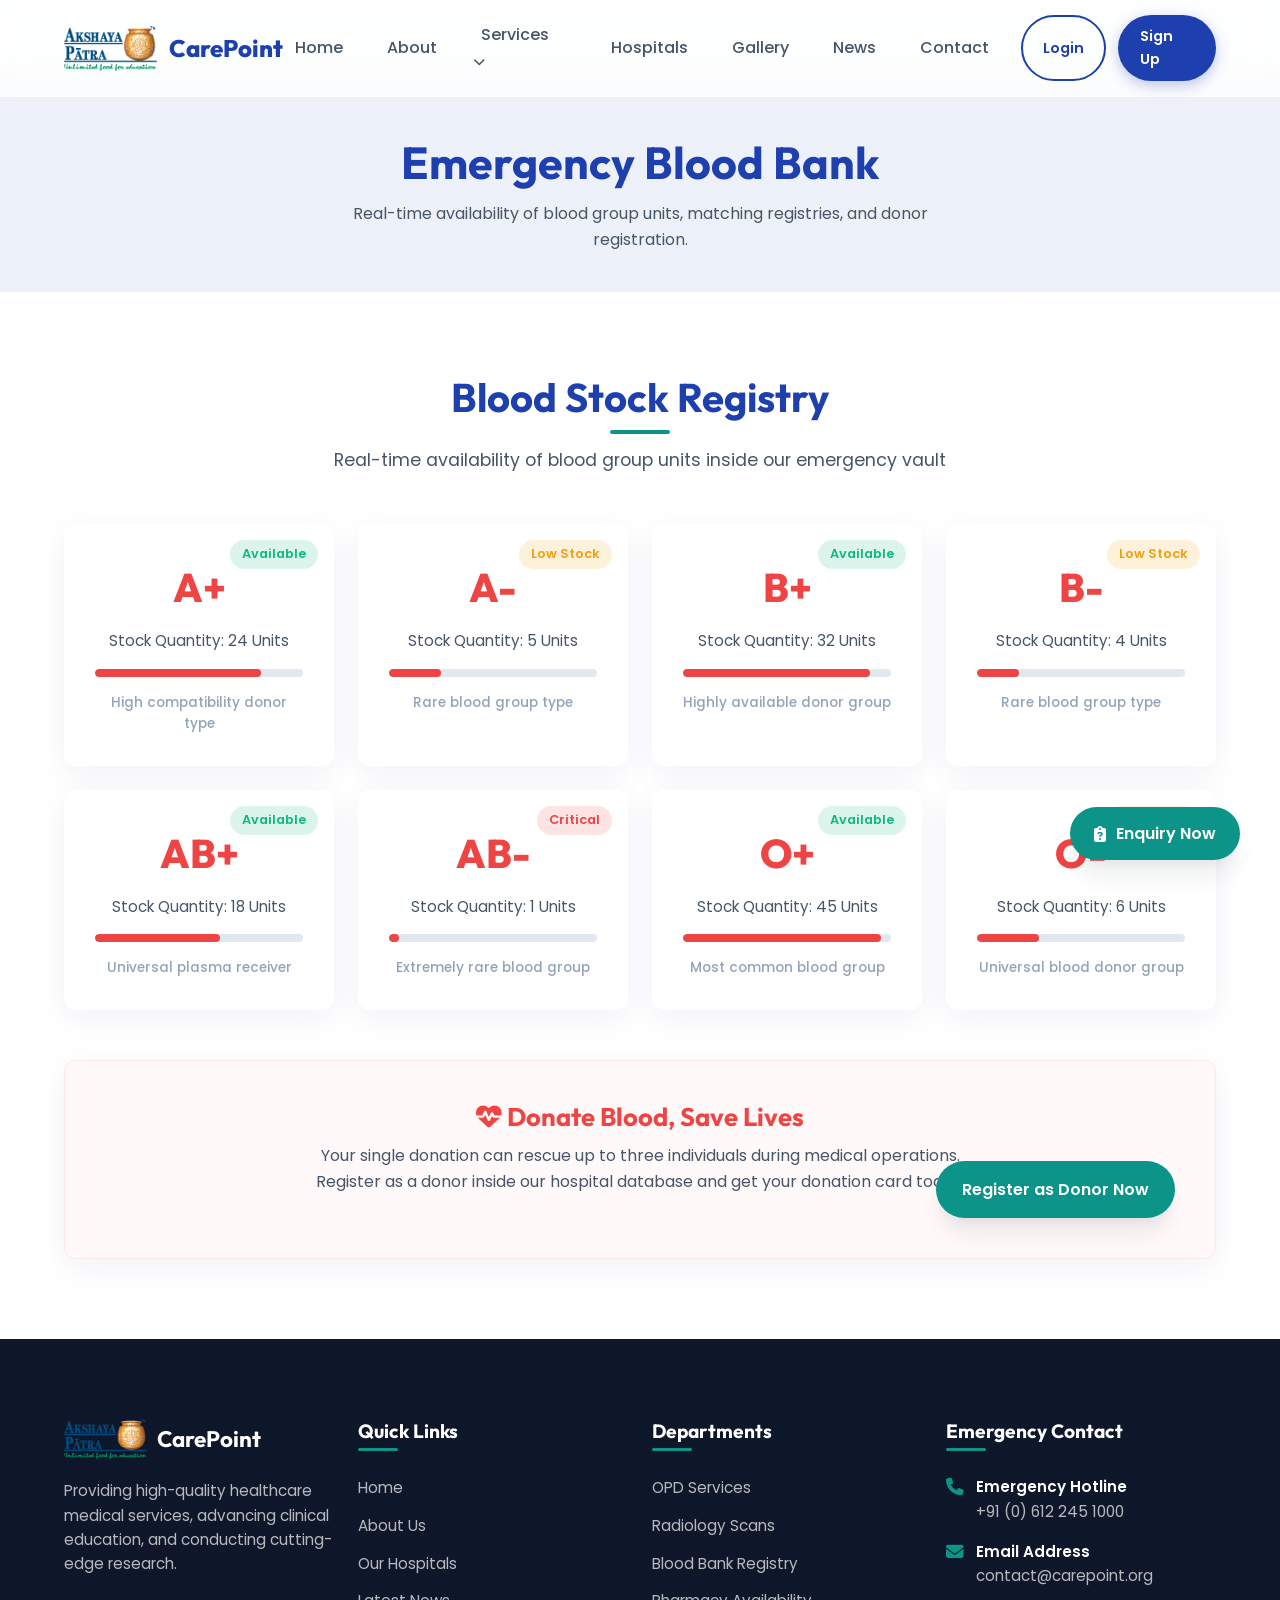
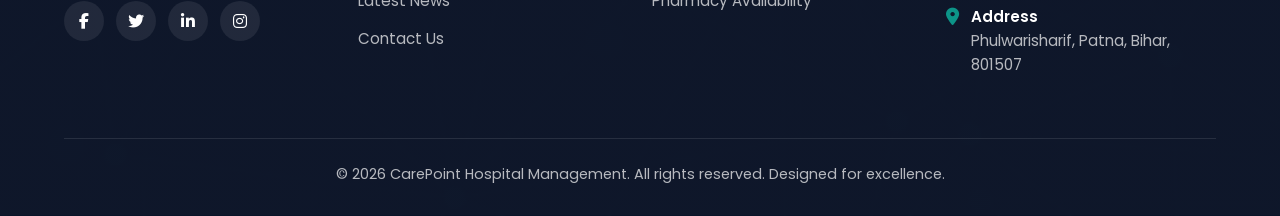
<file: Project-2/bloodbank.html>
<!DOCTYPE html>
<html lang="en">
<head>
    <meta charset="UTF-8">
    <meta name="viewport" content="width=device-width, initial-scale=1.0">
    <title>CarePoint Hospital - Blood Bank Registry</title>
    <link rel="stylesheet" href="https://cdnjs.cloudflare.com/ajax/libs/font-awesome/6.4.0/css/all.min.css">
    <link rel="stylesheet" href="style.css">
</head>
<body>

    <header class="header-wrapper">
        <div class="container">
            <nav class="navbar">
                <a href="index.jsp" class="navbar-logo">
                    <img src="Images/logo.png" alt="CarePoint Hospital Logo">
                    <span>CarePoint</span>
                </a>
                
                <ul class="nav-links">
                    <li class="nav-item"><a href="index.jsp" class="nav-link">Home</a></li>
                    <li class="nav-item"><a href="about.jsp" class="nav-link">About</a></li>
                    <li class="nav-item dropdown">
                        <a href="#" class="nav-link">Services <i class="fa-solid fa-chevron-down" style="font-size: 0.75rem; margin-left: 4px;"></i></a>
                        <div class="dropdown-menu">
                            <a href="opd.jsp">OPD</a>
                            <a href="radiology.jsp">Radiology</a>
                            <a href="bloodbank.jsp">Blood Bank</a>
                            <a href="pharmecy.jsp">Pharmacy</a>
                        </div>
                    </li>
                    <li class="nav-item"><a href="hospitals.jsp" class="nav-link">Hospitals</a></li>
                    <li class="nav-item"><a href="gallery.jsp" class="nav-link">Gallery</a></li>
                    <li class="nav-item"><a href="news.jsp" class="nav-link">News</a></li>
                    <li class="nav-item"><a href="contact.jsp" class="nav-link">Contact</a></li>
                    <li class="nav-buttons">
                        <a href="login.jsp" class="btn btn-secondary">Login</a>
                        <a href="signup.jsp" class="btn btn-primary">Sign Up</a>
                    </li>
                </ul>
                
                <button class="hamburger" aria-label="Toggle Navigation">
                    <span></span>
                    <span></span>
                    <span></span>
                </button>
            </nav>
        </div>
    </header>

    <section class="section-padding text-center" style="background: linear-gradient(rgba(30,64,175,0.05), rgba(30,64,175,0.05)); margin-top: 75px; padding: 60px 0 40px;">
        <div class="container">
            <h1 style="font-size: 2.8rem; color: var(--primary);">Emergency Blood Bank</h1>
            <p style="color: var(--text-secondary); max-width: 600px; margin: 10px auto 0;">Real-time availability of blood group units, matching registries, and donor registration.</p>
        </div>
    </section>

    <section class="section-padding" style="background-color: var(--bg-primary);">
        <div class="container">
            <div class="section-header">
                <h2>Blood Stock Registry</h2>
                <p>Real-time availability of blood group units inside our emergency vault</p>
            </div>
            
            <div class="grid blood-group-grid">
                <div class="glass-card blood-card">
                    <span class="badge badge-success" style="position: absolute; top: 15px; right: 15px;">Available</span>
                    <div class="blood-type">A+</div>
                    <div style="font-size: 0.95rem; color: var(--text-secondary);">Stock Quantity: 24 Units</div>
                    <div class="blood-progress">
                        <div class="blood-progress-bar" style="width: 80%;"></div>
                    </div>
                    <p style="font-size: 0.85rem; color: var(--text-muted); font-weight: 500;">High compatibility donor type</p>
                </div>

                <div class="glass-card blood-card">
                    <span class="badge badge-warning" style="position: absolute; top: 15px; right: 15px;">Low Stock</span>
                    <div class="blood-type">A-</div>
                    <div style="font-size: 0.95rem; color: var(--text-secondary);">Stock Quantity: 5 Units</div>
                    <div class="blood-progress">
                        <div class="blood-progress-bar" style="width: 25%;"></div>
                    </div>
                    <p style="font-size: 0.85rem; color: var(--text-muted); font-weight: 500;">Rare blood group type</p>
                </div>

                <div class="glass-card blood-card">
                    <span class="badge badge-success" style="position: absolute; top: 15px; right: 15px;">Available</span>
                    <div class="blood-type">B+</div>
                    <div style="font-size: 0.95rem; color: var(--text-secondary);">Stock Quantity: 32 Units</div>
                    <div class="blood-progress">
                        <div class="blood-progress-bar" style="width: 90%;"></div>
                    </div>
                    <p style="font-size: 0.85rem; color: var(--text-muted); font-weight: 500;">Highly available donor group</p>
                </div>

                <div class="glass-card blood-card">
                    <span class="badge badge-warning" style="position: absolute; top: 15px; right: 15px;">Low Stock</span>
                    <div class="blood-type">B-</div>
                    <div style="font-size: 0.95rem; color: var(--text-secondary);">Stock Quantity: 4 Units</div>
                    <div class="blood-progress">
                        <div class="blood-progress-bar" style="width: 20%;"></div>
                    </div>
                    <p style="font-size: 0.85rem; color: var(--text-muted); font-weight: 500;">Rare blood group type</p>
                </div>

                <div class="glass-card blood-card">
                    <span class="badge badge-success" style="position: absolute; top: 15px; right: 15px;">Available</span>
                    <div class="blood-type">AB+</div>
                    <div style="font-size: 0.95rem; color: var(--text-secondary);">Stock Quantity: 18 Units</div>
                    <div class="blood-progress">
                        <div class="blood-progress-bar" style="width: 60%;"></div>
                    </div>
                    <p style="font-size: 0.85rem; color: var(--text-muted); font-weight: 500;">Universal plasma receiver</p>
                </div>

                <div class="glass-card blood-card">
                    <span class="badge badge-danger" style="position: absolute; top: 15px; right: 15px;">Critical</span>
                    <div class="blood-type">AB-</div>
                    <div style="font-size: 0.95rem; color: var(--text-secondary);">Stock Quantity: 1 Units</div>
                    <div class="blood-progress">
                        <div class="blood-progress-bar" style="width: 5%;"></div>
                    </div>
                    <p style="font-size: 0.85rem; color: var(--text-muted); font-weight: 500;">Extremely rare blood group</p>
                </div>

                <div class="glass-card blood-card">
                    <span class="badge badge-success" style="position: absolute; top: 15px; right: 15px;">Available</span>
                    <div class="blood-type">O+</div>
                    <div style="font-size: 0.95rem; color: var(--text-secondary);">Stock Quantity: 45 Units</div>
                    <div class="blood-progress">
                        <div class="blood-progress-bar" style="width: 95%;"></div>
                    </div>
                    <p style="font-size: 0.85rem; color: var(--text-muted); font-weight: 500;">Most common blood group</p>
                </div>

                <div class="glass-card blood-card">
                    <span class="badge badge-warning" style="position: absolute; top: 15px; right: 15px;">Low Stock</span>
                    <div class="blood-type">O-</div>
                    <div style="font-size: 0.95rem; color: var(--text-secondary);">Stock Quantity: 6 Units</div>
                    <div class="blood-progress">
                        <div class="blood-progress-bar" style="width: 30%;"></div>
                    </div>
                    <p style="font-size: 0.85rem; color: var(--text-muted); font-weight: 500;">Universal blood donor group</p>
                </div>
            </div>
            
            <div class="glass-card text-center" style="margin-top: 50px; background: rgba(239, 68, 68, 0.03); border-color: rgba(239, 68, 68, 0.1); padding: 40px 20px;">
                <h3 style="color: var(--danger); font-size: 1.6rem; margin-bottom: 10px;"><i class="fa-solid fa-heart-pulse"></i> Donate Blood, Save Lives</h3>
                <p style="color: var(--text-secondary); max-width: 700px; margin: 0 auto 24px;">Your single donation can rescue up to three individuals during medical operations. Register as a donor inside our hospital database and get your donation card today.</p>
                <button class="btn btn-accent enquiry-trigger">Register as Donor Now</button>
            </div>
        </div>
    </section>

    <footer class="footer-section">
        <div class="container">
            <div class="grid grid-4">
                <div class="flex-column">
                    <div class="footer-logo">
                        <img src="Images/logo.png" alt="CarePoint Logo">
                        <h3>CarePoint</h3>
                    </div>
                    <p class="footer-desc">Providing high-quality healthcare medical services, advancing clinical education, and conducting cutting-edge research.</p>
                    <div class="social-links">
                        <a href="#" aria-label="Facebook"><i class="fa-brands fa-facebook-f"></i></a>
                        <a href="#" aria-label="Twitter"><i class="fa-brands fa-twitter"></i></a>
                        <a href="#" aria-label="LinkedIn"><i class="fa-brands fa-linkedin-in"></i></a>
                        <a href="#" aria-label="Instagram"><i class="fa-brands fa-instagram"></i></a>
                    </div>
                </div>
                
                <div class="flex-column">
                    <h4 class="footer-heading">Quick Links</h4>
                    <ul class="footer-links">
                        <li><a href="index.jsp">Home</a></li>
                        <li><a href="about.jsp">About Us</a></li>
                        <li><a href="hospitals.jsp">Our Hospitals</a></li>
                        <li><a href="news.jsp">Latest News</a></li>
                        <li><a href="contact.jsp">Contact Us</a></li>
                    </ul>
                </div>
                
                <div class="flex-column">
                    <h4 class="footer-heading">Departments</h4>
                    <ul class="footer-links">
                        <li><a href="opd.jsp">OPD Services</a></li>
                        <li><a href="radiology.jsp">Radiology Scans</a></li>
                        <li><a href="bloodbank.jsp">Blood Bank Registry</a></li>
                        <li><a href="pharmecy.jsp">Pharmacy Availability</a></li>
                    </ul>
                </div>
                
                <div class="flex-column">
                    <h4 class="footer-heading">Emergency Contact</h4>
                    <div class="footer-contact">
                        <div class="footer-contact-item">
                            <i class="fa-solid fa-phone"></i>
                            <div>
                                <p style="font-weight: 600; color: var(--bg-primary);">Emergency Hotline</p>
                                <p>+91 (0) 612 245 1000</p>
                            </div>
                        </div>
                        <div class="footer-contact-item">
                            <i class="fa-solid fa-envelope"></i>
                            <div>
                                <p style="font-weight: 600; color: var(--bg-primary);">Email Address</p>
                                <p>contact@carepoint.org</p>
                            </div>
                        </div>
                        <div class="footer-contact-item">
                            <i class="fa-solid fa-location-dot"></i>
                            <div>
                                <p style="font-weight: 600; color: var(--bg-primary);">Address</p>
                                <p>Phulwarisharif, Patna, Bihar, 801507</p>
                            </div>
                        </div>
                    </div>
                </div>
            </div>
            
            <div class="footer-bottom">
                <p>&copy; 2026 CarePoint Hospital Management. All rights reserved. Designed for excellence.</p>
            </div>
        </div>
    </footer>

    <button class="enquiry-trigger" aria-label="Open Enquiry Form">
        <i class="fa-solid fa-clipboard-question"></i> Enquiry Now
    </button>

    <div class="modal-overlay">
        <div class="modal-box">
            <div class="modal-header">
                <h3>Enquiry Form</h3>
                <button class="modal-close" aria-label="Close modal">&times;</button>
            </div>
            <div class="modal-body">
                <form id="enquiryForm" class="flex-column" style="gap: 16px;">
                    <div class="form-group">
                        <label for="enquiryName">Full Name</label>
                        <input type="text" id="enquiryName" class="form-input" placeholder="Enter your name">
                        <span class="form-error" id="enquiryNameError"></span>
                    </div>
                    <div class="form-group">
                        <label for="enquiryPhone">Phone Number</label>
                        <input type="tel" id="enquiryPhone" class="form-input" placeholder="Enter your 10-digit mobile number">
                        <span class="form-error" id="enquiryPhoneError"></span>
                    </div>
                    <div class="form-group">
                        <label for="enquiryDept">Department</label>
                        <select id="enquiryDept" class="form-input">
                            <option value="" disabled selected>Select Department</option>
                            <option value="OPD">OPD</option>
                            <option value="Radiology">Radiology</option>
                            <option value="Blood Bank">Blood Bank</option>
                            <option value="Pharmacy">Pharmacy</option>
                        </select>
                        <span class="form-error" id="enquiryDeptError"></span>
                    </div>
                    <div class="form-group">
                        <label for="enquiryMessage">Message / Enquiry</label>
                        <textarea id="enquiryMessage" class="form-input" placeholder="Enter your query details..." style="height: 100px; resize: vertical;"></textarea>
                        <span class="form-error" id="enquiryMessageError"></span>
                    </div>
                    <button type="submit" class="btn btn-accent" style="width: 100%;">Submit Enquiry</button>
                </form>
            </div>
            <div class="modal-footer">
                <button class="btn btn-secondary btn-close-modal" style="padding: 6px 16px; font-size: 0.9rem;">Close</button>
            </div>
        </div>
    </div>

    <div class="scroll-to-top" aria-label="Scroll to top">
        <i class="fa-solid fa-arrow-up"></i>
    </div>

    <div class="toast" id="successToast">
        <i class="fa-solid fa-circle-check toast-icon"></i>
        <span id="toastMessage">Submission Successful!</span>
    </div>

    <script src="script.js"></script>
    <script src="validation.js"></script>
</body>
</html>
</file>
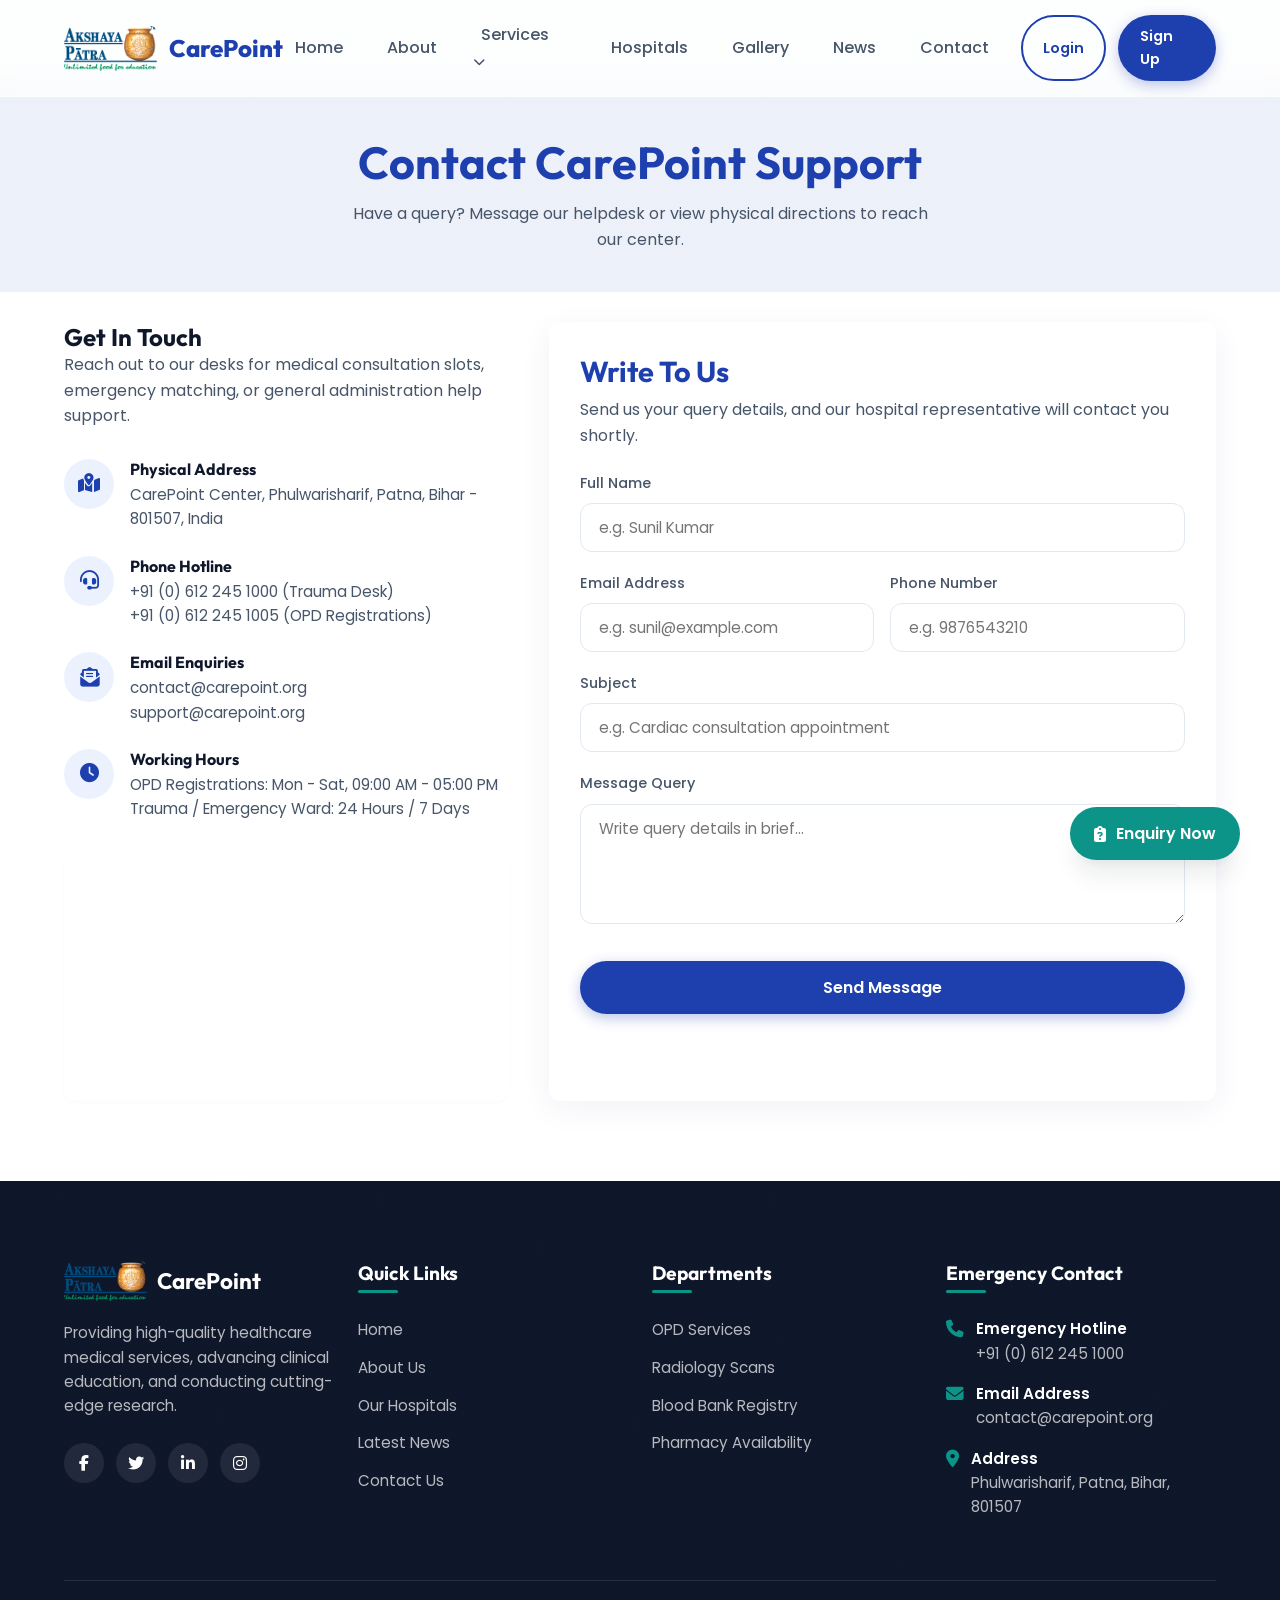
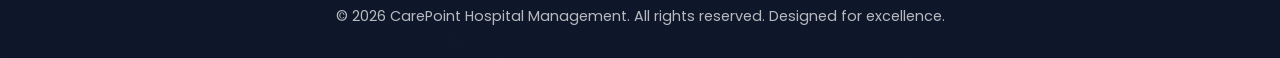
<file: Project-2/contact.html>
<!DOCTYPE html>
<html lang="en">
<head>
    <meta charset="UTF-8">
    <meta name="viewport" content="width=device-width, initial-scale=1.0">
    <title>CarePoint Hospital - Contact Us</title>
    <link rel="stylesheet" href="https://cdnjs.cloudflare.com/ajax/libs/font-awesome/6.4.0/css/all.min.css">
    <link rel="stylesheet" href="style.css">
</head>
<body>

    <header class="header-wrapper">
        <div class="container">
            <nav class="navbar">
                <a href="index.jsp" class="navbar-logo">
                    <img src="Images/logo.png" alt="CarePoint Hospital Logo">
                    <span>CarePoint</span>
                </a>
                
                <ul class="nav-links">
                    <li class="nav-item"><a href="index.jsp" class="nav-link">Home</a></li>
                    <li class="nav-item"><a href="about.jsp" class="nav-link">About</a></li>
                    <li class="nav-item dropdown">
                        <a href="#" class="nav-link">Services <i class="fa-solid fa-chevron-down" style="font-size: 0.75rem; margin-left: 4px;"></i></a>
                        <div class="dropdown-menu">
                            <a href="opd.jsp">OPD</a>
                            <a href="radiology.jsp">Radiology</a>
                            <a href="bloodbank.jsp">Blood Bank</a>
                            <a href="pharmecy.jsp">Pharmacy</a>
                        </div>
                    </li>
                    <li class="nav-item"><a href="hospitals.jsp" class="nav-link">Hospitals</a></li>
                    <li class="nav-item"><a href="gallery.jsp" class="nav-link">Gallery</a></li>
                    <li class="nav-item"><a href="news.jsp" class="nav-link">News</a></li>
                    <li class="nav-item"><a href="contact.jsp" class="nav-link active">Contact</a></li>
                    <li class="nav-buttons">
                        <a href="login.jsp" class="btn btn-secondary">Login</a>
                        <a href="signup.jsp" class="btn btn-primary">Sign Up</a>
                    </li>
                </ul>
                
                <button class="hamburger" aria-label="Toggle Navigation">
                    <span></span>
                    <span></span>
                    <span></span>
                </button>
            </nav>
        </div>
    </header>

    <section class="section-padding text-center" style="background: linear-gradient(rgba(30,64,175,0.05), rgba(30,64,175,0.05)); margin-top: 75px; padding: 60px 0 40px;">
        <div class="container">
            <h1 style="font-size: 2.8rem; color: var(--primary);">Contact CarePoint Support</h1>
            <p style="color: var(--text-secondary); max-width: 600px; margin: 10px auto 0;">Have a query? Message our helpdesk or view physical directions to reach our center.</p>
        </div>
    </section>

    <section class="section-padding" style="background-color: var(--bg-primary); padding-top: 30px;">
        <div class="container">
            <div class="grid contact-grid">
                <div class="flex-column">
                    <h2>Get In Touch</h2>
                    <p style="color: var(--text-secondary); margin-bottom: 30px;">Reach out to our desks for medical consultation slots, emergency matching, or general administration help support.</p>
                    
                    <div class="contact-info-list">
                        <div class="contact-info-item">
                            <div class="contact-info-icon"><i class="fa-solid fa-map-location-dot"></i></div>
                            <div class="contact-info-text">
                                <h4>Physical Address</h4>
                                <p>CarePoint Center, Phulwarisharif, Patna, Bihar - 801507, India</p>
                            </div>
                        </div>
                        
                        <div class="contact-info-item">
                            <div class="contact-info-icon"><i class="fa-solid fa-headset"></i></div>
                            <div class="contact-info-text">
                                <h4>Phone Hotline</h4>
                                <p>+91 (0) 612 245 1000 (Trauma Desk)</p>
                                <p>+91 (0) 612 245 1005 (OPD Registrations)</p>
                            </div>
                        </div>
                        
                        <div class="contact-info-item">
                            <div class="contact-info-icon"><i class="fa-solid fa-envelope-open-text"></i></div>
                            <div class="contact-info-text">
                                <h4>Email Enquiries</h4>
                                <p>contact@carepoint.org</p>
                                <p>support@carepoint.org</p>
                            </div>
                        </div>
                        
                        <div class="contact-info-item">
                            <div class="contact-info-icon"><i class="fa-solid fa-clock"></i></div>
                            <div class="contact-info-text">
                                <h4>Working Hours</h4>
                                <p>OPD Registrations: Mon - Sat, 09:00 AM - 05:00 PM</p>
                                <p>Trauma / Emergency Ward: 24 Hours / 7 Days</p>
                            </div>
                        </div>
                    </div>
                    
                    <div class="contact-map-wrapper">
                        <iframe src="https://www.google.com/maps/embed?pb=!1m18!1m12!1m3!1d3599.237893998941!2d85.03735657448605!3d25.56375097747686!2m3!1f0!2f0!3f0!3m2!1i1024!2i768!4f13.1!3m3!1m2!1s0x39f2a9ea2ae04fd9%3A0xb2efd2a31008d750!2sAIIMS%20Patna!5e0!3m2!1sen!2sin!4v1783047768574!5m2!1sen!2sin" allowfullscreen="" loading="lazy" referrerpolicy="strict-origin-when-cross-origin" title="Google Map location of CarePoint Hospital"></iframe>
                    </div>
                </div>
                
                <div class="glass-card">
                    <h3 style="font-size: 1.8rem; color: var(--primary); margin-bottom: 8px;">Write To Us</h3>
                    <p style="color: var(--text-secondary); margin-bottom: 24px;">Send us your query details, and our hospital representative will contact you shortly.</p>
                    
                    <form id="contactForm" class="flex-column" novalidate>
                        <div class="form-group">
                            <label for="contactName">Full Name</label>
                            <input type="text" id="contactName" class="form-input" placeholder="e.g. Sunil Kumar">
                            <span class="form-error" id="contactNameError"></span>
                        </div>
                        
                        <div class="form-row">
                            <div class="form-group">
                                <label for="contactEmail">Email Address</label>
                                <input type="email" id="contactEmail" class="form-input" placeholder="e.g. sunil@example.com">
                                <span class="form-error" id="contactEmailError"></span>
                            </div>
                            <div class="form-group">
                                <label for="contactPhone">Phone Number</label>
                                <input type="tel" id="contactPhone" class="form-input" placeholder="e.g. 9876543210">
                                <span class="form-error" id="contactPhoneError"></span>
                            </div>
                        </div>
                        
                        <div class="form-group">
                            <label for="contactSubject">Subject</label>
                            <input type="text" id="contactSubject" class="form-input" placeholder="e.g. Cardiac consultation appointment">
                            <span class="form-error" id="contactSubjectError"></span>
                        </div>
                        
                        <div class="form-group">
                            <label for="contactMessage">Message Query</label>
                            <textarea id="contactMessage" class="form-input" placeholder="Write query details in brief..." style="height: 120px; resize: vertical;"></textarea>
                            <span class="form-error" id="contactMessageError"></span>
                        </div>
                        
                        <button type="submit" class="btn btn-primary" style="width: 100%; margin-top: 10px;">Send Message</button>
                    </form>
                </div>
            </div>
        </div>
    </section>

    <footer class="footer-section">
        <div class="container">
            <div class="grid grid-4">
                <div class="flex-column">
                    <div class="footer-logo">
                        <img src="Images/logo.png" alt="CarePoint Logo">
                        <h3>CarePoint</h3>
                    </div>
                    <p class="footer-desc">Providing high-quality healthcare medical services, advancing clinical education, and conducting cutting-edge research.</p>
                    <div class="social-links">
                        <a href="#" aria-label="Facebook"><i class="fa-brands fa-facebook-f"></i></a>
                        <a href="#" aria-label="Twitter"><i class="fa-brands fa-twitter"></i></a>
                        <a href="#" aria-label="LinkedIn"><i class="fa-brands fa-linkedin-in"></i></a>
                        <a href="#" aria-label="Instagram"><i class="fa-brands fa-instagram"></i></a>
                    </div>
                </div>
                
                <div class="flex-column">
                    <h4 class="footer-heading">Quick Links</h4>
                    <ul class="footer-links">
                        <li><a href="index.jsp">Home</a></li>
                        <li><a href="about.jsp">About Us</a></li>
                        <li><a href="hospitals.jsp">Our Hospitals</a></li>
                        <li><a href="news.jsp">Latest News</a></li>
                        <li><a href="contact.jsp">Contact Us</a></li>
                    </ul>
                </div>
                
                <div class="flex-column">
                    <h4 class="footer-heading">Departments</h4>
                    <ul class="footer-links">
                        <li><a href="opd.jsp">OPD Services</a></li>
                        <li><a href="radiology.jsp">Radiology Scans</a></li>
                        <li><a href="bloodbank.jsp">Blood Bank Registry</a></li>
                        <li><a href="pharmecy.jsp">Pharmacy Availability</a></li>
                    </ul>
                </div>
                
                <div class="flex-column">
                    <h4 class="footer-heading">Emergency Contact</h4>
                    <div class="footer-contact">
                        <div class="footer-contact-item">
                            <i class="fa-solid fa-phone"></i>
                            <div>
                                <p style="font-weight: 600; color: var(--bg-primary);">Emergency Hotline</p>
                                <p>+91 (0) 612 245 1000</p>
                            </div>
                        </div>
                        <div class="footer-contact-item">
                            <i class="fa-solid fa-envelope"></i>
                            <div>
                                <p style="font-weight: 600; color: var(--bg-primary);">Email Address</p>
                                <p>contact@carepoint.org</p>
                            </div>
                        </div>
                        <div class="footer-contact-item">
                            <i class="fa-solid fa-location-dot"></i>
                            <div>
                                <p style="font-weight: 600; color: var(--bg-primary);">Address</p>
                                <p>Phulwarisharif, Patna, Bihar, 801507</p>
                            </div>
                        </div>
                    </div>
                </div>
            </div>
            
            <div class="footer-bottom">
                <p>&copy; 2026 CarePoint Hospital Management. All rights reserved. Designed for excellence.</p>
            </div>
        </div>
    </footer>

    <button class="enquiry-trigger" aria-label="Open Enquiry Form">
        <i class="fa-solid fa-clipboard-question"></i> Enquiry Now
    </button>

    <div class="modal-overlay">
        <div class="modal-box">
            <div class="modal-header">
                <h3>Enquiry Form</h3>
                <button class="modal-close" aria-label="Close modal">&times;</button>
            </div>
            <div class="modal-body">
                <form id="enquiryForm" class="flex-column" style="gap: 16px;">
                    <div class="form-group">
                        <label for="enquiryName">Full Name</label>
                        <input type="text" id="enquiryName" class="form-input" placeholder="Enter your name">
                        <span class="form-error" id="enquiryNameError"></span>
                    </div>
                    <div class="form-group">
                        <label for="enquiryPhone">Phone Number</label>
                        <input type="tel" id="enquiryPhone" class="form-input" placeholder="Enter your 10-digit mobile number">
                        <span class="form-error" id="enquiryPhoneError"></span>
                    </div>
                    <div class="form-group">
                        <label for="enquiryDept">Department</label>
                        <select id="enquiryDept" class="form-input">
                            <option value="" disabled selected>Select Department</option>
                            <option value="OPD">OPD</option>
                            <option value="Radiology">Radiology</option>
                            <option value="Blood Bank">Blood Bank</option>
                            <option value="Pharmacy">Pharmacy</option>
                        </select>
                        <span class="form-error" id="enquiryDeptError"></span>
                    </div>
                    <div class="form-group">
                        <label for="enquiryMessage">Message / Enquiry</label>
                        <textarea id="enquiryMessage" class="form-input" placeholder="Enter your query details..." style="height: 100px; resize: vertical;"></textarea>
                        <span class="form-error" id="enquiryMessageError"></span>
                    </div>
                    <button type="submit" class="btn btn-accent" style="width: 100%;">Submit Enquiry</button>
                </form>
            </div>
            <div class="modal-footer">
                <button class="btn btn-secondary btn-close-modal" style="padding: 6px 16px; font-size: 0.9rem;">Close</button>
            </div>
        </div>
    </div>

    <div class="scroll-to-top" aria-label="Scroll to top">
        <i class="fa-solid fa-arrow-up"></i>
    </div>

    <div class="toast" id="successToast">
        <i class="fa-solid fa-circle-check toast-icon"></i>
        <span id="toastMessage">Submission Successful!</span>
    </div>

    <script src="script.js"></script>
    <script src="validation.js"></script>
</body>
</html>
</file>
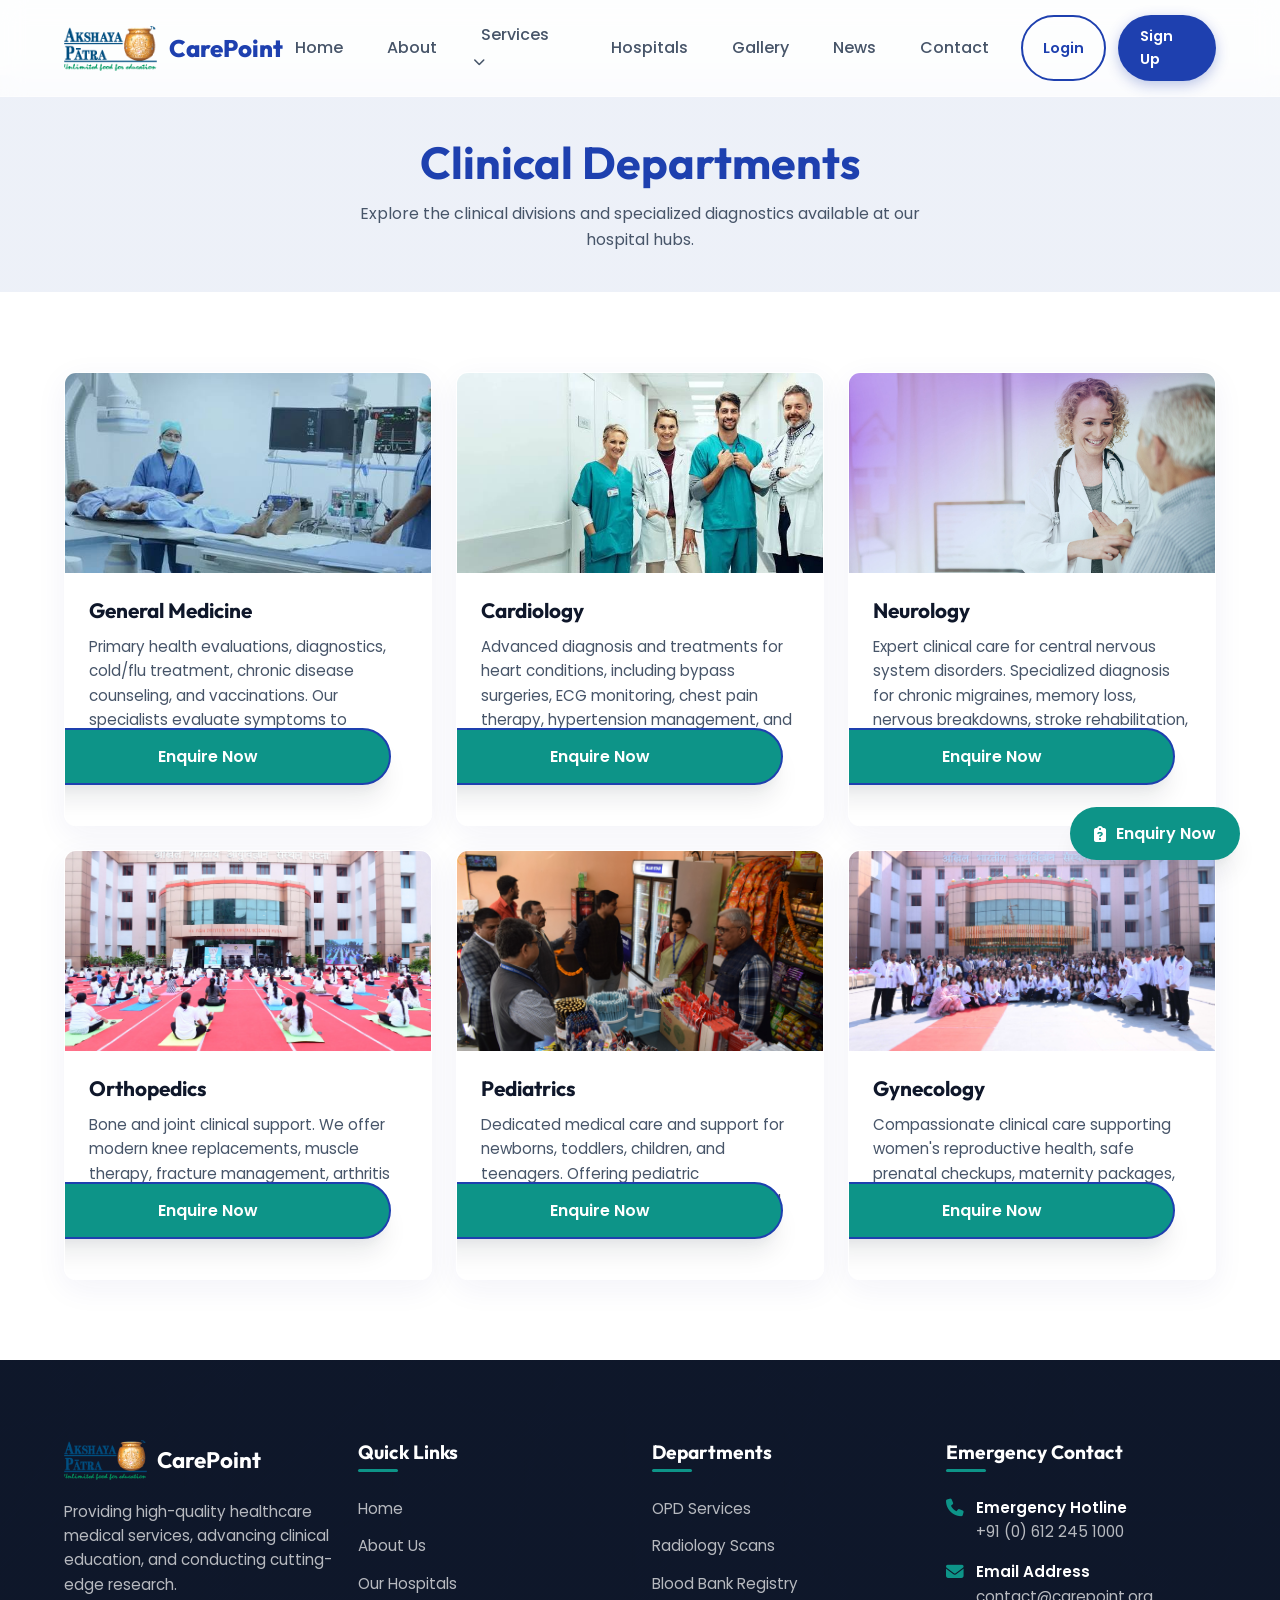
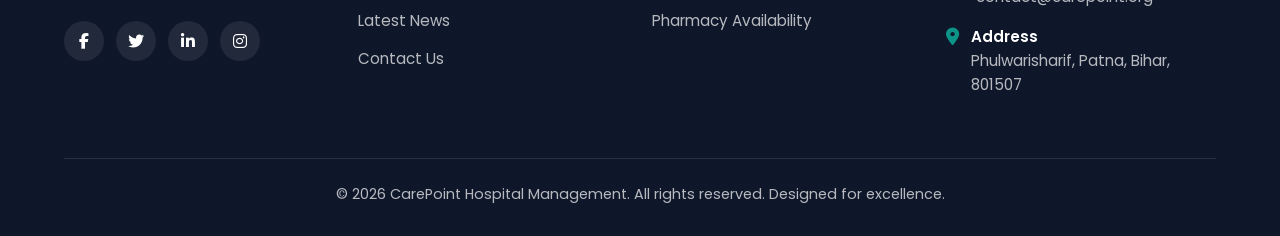
<file: Project-2/hospitals.html>
<!DOCTYPE html>
<html lang="en">
<head>
    <meta charset="UTF-8">
    <meta name="viewport" content="width=device-width, initial-scale=1.0">
    <title>CarePoint Hospital - Our Departments</title>
    <link rel="stylesheet" href="https://cdnjs.cloudflare.com/ajax/libs/font-awesome/6.4.0/css/all.min.css">
    <link rel="stylesheet" href="style.css">
</head>
<body>

    <header class="header-wrapper">
        <div class="container">
            <nav class="navbar">
                <a href="index.jsp" class="navbar-logo">
                    <img src="Images/logo.png" alt="CarePoint Hospital Logo">
                    <span>CarePoint</span>
                </a>
                
                <ul class="nav-links">
                    <li class="nav-item"><a href="index.jsp" class="nav-link">Home</a></li>
                    <li class="nav-item"><a href="about.jsp" class="nav-link">About</a></li>
                    <li class="nav-item dropdown">
                        <a href="#" class="nav-link">Services <i class="fa-solid fa-chevron-down" style="font-size: 0.75rem; margin-left: 4px;"></i></a>
                        <div class="dropdown-menu">
                            <a href="opd.jsp">OPD</a>
                            <a href="radiology.jsp">Radiology</a>
                            <a href="bloodbank.jsp">Blood Bank</a>
                            <a href="pharmecy.jsp">Pharmacy</a>
                        </div>
                    </li>
                    <li class="nav-item"><a href="hospitals.jsp" class="nav-link active">Hospitals</a></li>
                    <li class="nav-item"><a href="gallery.jsp" class="nav-link">Gallery</a></li>
                    <li class="nav-item"><a href="news.jsp" class="nav-link">News</a></li>
                    <li class="nav-item"><a href="contact.jsp" class="nav-link">Contact</a></li>
                    <li class="nav-buttons">
                        <a href="login.jsp" class="btn btn-secondary">Login</a>
                        <a href="signup.jsp" class="btn btn-primary">Sign Up</a>
                    </li>
                </ul>
                
                <button class="hamburger" aria-label="Toggle Navigation">
                    <span></span>
                    <span></span>
                    <span></span>
                </button>
            </nav>
        </div>
    </header>

    <section class="section-padding text-center" style="background: linear-gradient(rgba(30,64,175,0.05), rgba(30,64,175,0.05)); margin-top: 75px; padding: 60px 0 40px;">
        <div class="container">
            <h1 style="font-size: 2.8rem; color: var(--primary);">Clinical Departments</h1>
            <p style="color: var(--text-secondary); max-width: 600px; margin: 10px auto 0;">Explore the clinical divisions and specialized diagnostics available at our hospital hubs.</p>
        </div>
    </section>

    <section class="section-padding" style="background-color: var(--bg-primary);">
        <div class="container">
            <div class="grid grid-3">
                <div class="glass-card dept-card">
                    <div class="dept-image">
                        <img src="Images/slide2.jpg" alt="General Medicine">
                    </div>
                    <div class="dept-info">
                        <div>
                            <h3>General Medicine</h3>
                            <p>Primary health evaluations, diagnostics, cold/flu treatment, chronic disease counseling, and vaccinations. Our specialists evaluate symptoms to provide correct medical treatment pathways.</p>
                        </div>
                        <button class="btn btn-secondary enquiry-trigger" style="width: 100%;">Enquire Now</button>
                    </div>
                </div>

                <div class="glass-card dept-card">
                    <div class="dept-image">
                        <img src="Images/slide1.jpg" alt="Cardiology">
                    </div>
                    <div class="dept-info">
                        <div>
                            <h3>Cardiology</h3>
                            <p>Advanced diagnosis and treatments for heart conditions, including bypass surgeries, ECG monitoring, chest pain therapy, hypertension management, and arterial health recovery programs.</p>
                        </div>
                        <button class="btn btn-secondary enquiry-trigger" style="width: 100%;">Enquire Now</button>
                    </div>
                </div>

                <div class="glass-card dept-card">
                    <div class="dept-image">
                        <img src="Images/slide3.jpg" alt="Neurology">
                    </div>
                    <div class="dept-info">
                        <div>
                            <h3>Neurology</h3>
                            <p>Expert clinical care for central nervous system disorders. Specialized diagnosis for chronic migraines, memory loss, nervous breakdowns, stroke rehabilitation, and spine ailments.</p>
                        </div>
                        <button class="btn btn-secondary enquiry-trigger" style="width: 100%;">Enquire Now</button>
                    </div>
                </div>

                <div class="glass-card dept-card">
                    <div class="dept-image">
                        <img src="Images/g1.jpg" alt="Orthopedics">
                    </div>
                    <div class="dept-info">
                        <div>
                            <h3>Orthopedics</h3>
                            <p>Bone and joint clinical support. We offer modern knee replacements, muscle therapy, fracture management, arthritis treatments, and recovery sessions with experienced physiotherapists.</p>
                        </div>
                        <button class="btn btn-secondary enquiry-trigger" style="width: 100%;">Enquire Now</button>
                    </div>
                </div>

                <div class="glass-card dept-card">
                    <div class="dept-image">
                        <img src="Images/g2.jpg" alt="Pediatrics">
                    </div>
                    <div class="dept-info">
                        <div>
                            <h3>Pediatrics</h3>
                            <p>Dedicated medical care and support for newborns, toddlers, children, and teenagers. Offering pediatric vaccinations, developmental checks, flu management, and nutritional support.</p>
                        </div>
                        <button class="btn btn-secondary enquiry-trigger" style="width: 100%;">Enquire Now</button>
                    </div>
                </div>

                <div class="glass-card dept-card">
                    <div class="dept-image">
                        <img src="Images/g3.jpg" alt="Gynecology">
                    </div>
                    <div class="dept-info">
                        <div>
                            <h3>Gynecology</h3>
                            <p>Compassionate clinical care supporting women's reproductive health, safe prenatal checkups, maternity packages, family welfare counselling, and menopause care programs.</p>
                        </div>
                        <button class="btn btn-secondary enquiry-trigger" style="width: 100%;">Enquire Now</button>
                    </div>
                </div>
            </div>
        </div>
    </section>

    <footer class="footer-section">
        <div class="container">
            <div class="grid grid-4">
                <div class="flex-column">
                    <div class="footer-logo">
                        <img src="Images/logo.png" alt="CarePoint Logo">
                        <h3>CarePoint</h3>
                    </div>
                    <p class="footer-desc">Providing high-quality healthcare medical services, advancing clinical education, and conducting cutting-edge research.</p>
                    <div class="social-links">
                        <a href="#" aria-label="Facebook"><i class="fa-brands fa-facebook-f"></i></a>
                        <a href="#" aria-label="Twitter"><i class="fa-brands fa-twitter"></i></a>
                        <a href="#" aria-label="LinkedIn"><i class="fa-brands fa-linkedin-in"></i></a>
                        <a href="#" aria-label="Instagram"><i class="fa-brands fa-instagram"></i></a>
                    </div>
                </div>
                
                <div class="flex-column">
                    <h4 class="footer-heading">Quick Links</h4>
                    <ul class="footer-links">
                        <li><a href="index.jsp">Home</a></li>
                        <li><a href="about.jsp">About Us</a></li>
                        <li><a href="hospitals.jsp">Our Hospitals</a></li>
                        <li><a href="news.jsp">Latest News</a></li>
                        <li><a href="contact.jsp">Contact Us</a></li>
                    </ul>
                </div>
                
                <div class="flex-column">
                    <h4 class="footer-heading">Departments</h4>
                    <ul class="footer-links">
                        <li><a href="opd.jsp">OPD Services</a></li>
                        <li><a href="radiology.jsp">Radiology Scans</a></li>
                        <li><a href="bloodbank.jsp">Blood Bank Registry</a></li>
                        <li><a href="pharmecy.jsp">Pharmacy Availability</a></li>
                    </ul>
                </div>
                
                <div class="flex-column">
                    <h4 class="footer-heading">Emergency Contact</h4>
                    <div class="footer-contact">
                        <div class="footer-contact-item">
                            <i class="fa-solid fa-phone"></i>
                            <div>
                                <p style="font-weight: 600; color: var(--bg-primary);">Emergency Hotline</p>
                                <p>+91 (0) 612 245 1000</p>
                            </div>
                        </div>
                        <div class="footer-contact-item">
                            <i class="fa-solid fa-envelope"></i>
                            <div>
                                <p style="font-weight: 600; color: var(--bg-primary);">Email Address</p>
                                <p>contact@carepoint.org</p>
                            </div>
                        </div>
                        <div class="footer-contact-item">
                            <i class="fa-solid fa-location-dot"></i>
                            <div>
                                <p style="font-weight: 600; color: var(--bg-primary);">Address</p>
                                <p>Phulwarisharif, Patna, Bihar, 801507</p>
                            </div>
                        </div>
                    </div>
                </div>
            </div>
            
            <div class="footer-bottom">
                <p>&copy; 2026 CarePoint Hospital Management. All rights reserved. Designed for excellence.</p>
            </div>
        </div>
    </footer>

    <button class="enquiry-trigger" aria-label="Open Enquiry Form">
        <i class="fa-solid fa-clipboard-question"></i> Enquiry Now
    </button>

    <div class="modal-overlay">
        <div class="modal-box">
            <div class="modal-header">
                <h3>Enquiry Form</h3>
                <button class="modal-close" aria-label="Close modal">&times;</button>
            </div>
            <div class="modal-body">
                <form id="enquiryForm" class="flex-column" style="gap: 16px;">
                    <div class="form-group">
                        <label for="enquiryName">Full Name</label>
                        <input type="text" id="enquiryName" class="form-input" placeholder="Enter your name">
                        <span class="form-error" id="enquiryNameError"></span>
                    </div>
                    <div class="form-group">
                        <label for="enquiryPhone">Phone Number</label>
                        <input type="tel" id="enquiryPhone" class="form-input" placeholder="Enter your 10-digit mobile number">
                        <span class="form-error" id="enquiryPhoneError"></span>
                    </div>
                    <div class="form-group">
                        <label for="enquiryDept">Department</label>
                        <select id="enquiryDept" class="form-input">
                            <option value="" disabled selected>Select Department</option>
                            <option value="OPD">OPD</option>
                            <option value="Radiology">Radiology</option>
                            <option value="Blood Bank">Blood Bank</option>
                            <option value="Pharmacy">Pharmacy</option>
                        </select>
                        <span class="form-error" id="enquiryDeptError"></span>
                    </div>
                    <div class="form-group">
                        <label for="enquiryMessage">Message / Enquiry</label>
                        <textarea id="enquiryMessage" class="form-input" placeholder="Enter your query details..." style="height: 100px; resize: vertical;"></textarea>
                        <span class="form-error" id="enquiryMessageError"></span>
                    </div>
                    <button type="submit" class="btn btn-accent" style="width: 100%;">Submit Enquiry</button>
                </form>
            </div>
            <div class="modal-footer">
                <button class="btn btn-secondary btn-close-modal" style="padding: 6px 16px; font-size: 0.9rem;">Close</button>
            </div>
        </div>
    </div>

    <div class="scroll-to-top" aria-label="Scroll to top">
        <i class="fa-solid fa-arrow-up"></i>
    </div>

    <div class="toast" id="successToast">
        <i class="fa-solid fa-circle-check toast-icon"></i>
        <span id="toastMessage">Submission Successful!</span>
    </div>

    <script src="script.js"></script>
    <script src="validation.js"></script>
</body>
</html>
</file>
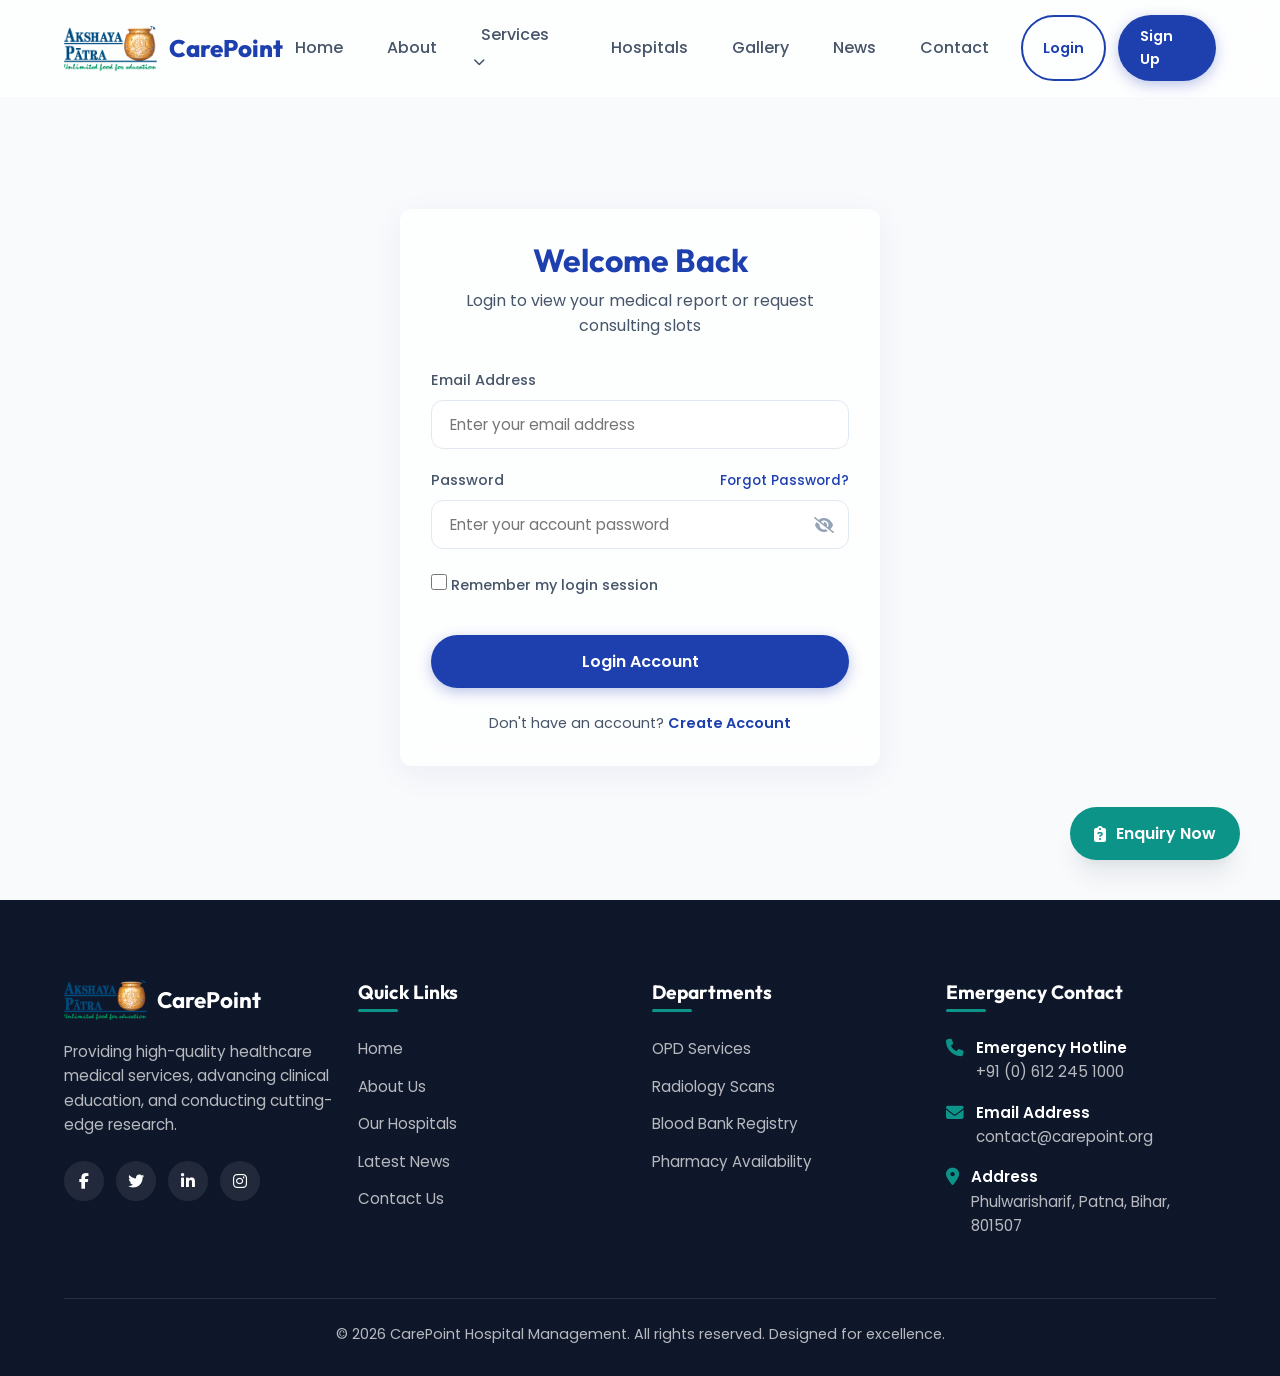
<file: Project-2/login.html>
<!DOCTYPE html>
<html lang="en">
<head>
    <meta charset="UTF-8">
    <meta name="viewport" content="width=device-width, initial-scale=1.0">
    <title>CarePoint Hospital - Login</title>
    <link rel="stylesheet" href="https://cdnjs.cloudflare.com/ajax/libs/font-awesome/6.4.0/css/all.min.css">
    <link rel="stylesheet" href="style.css">
</head>
<body>

    <header class="header-wrapper">
        <div class="container">
            <nav class="navbar">
                <a href="index.jsp" class="navbar-logo">
                    <img src="Images/logo.png" alt="CarePoint Hospital Logo">
                    <span>CarePoint</span>
                </a>
                
                <ul class="nav-links">
                    <li class="nav-item"><a href="index.jsp" class="nav-link">Home</a></li>
                    <li class="nav-item"><a href="about.jsp" class="nav-link">About</a></li>
                    <li class="nav-item dropdown">
                        <a href="#" class="nav-link">Services <i class="fa-solid fa-chevron-down" style="font-size: 0.75rem; margin-left: 4px;"></i></a>
                        <div class="dropdown-menu">
                            <a href="opd.jsp">OPD</a>
                            <a href="radiology.jsp">Radiology</a>
                            <a href="bloodbank.jsp">Blood Bank</a>
                            <a href="pharmecy.jsp">Pharmacy</a>
                        </div>
                    </li>
                    <li class="nav-item"><a href="hospitals.jsp" class="nav-link">Hospitals</a></li>
                    <li class="nav-item"><a href="gallery.jsp" class="nav-link">Gallery</a></li>
                    <li class="nav-item"><a href="news.jsp" class="nav-link">News</a></li>
                    <li class="nav-item"><a href="contact.jsp" class="nav-link">Contact</a></li>
                    <li class="nav-buttons">
                        <a href="login.jsp" class="btn btn-secondary active">Login</a>
                        <a href="signup.jsp" class="btn btn-primary">Sign Up</a>
                    </li>
                </ul>
                
                <button class="hamburger" aria-label="Toggle Navigation">
                    <span></span>
                    <span></span>
                    <span></span>
                </button>
            </nav>
        </div>
    </header>

    <section class="auth-page">
        <div class="container flex-center">
            <div class="glass-card auth-card">
                <div class="auth-header">
                    <h2>Welcome Back</h2>
                    <p>Login to view your medical report or request consulting slots</p>
                </div>
                
                <form id="loginForm" class="flex-column" novalidate>
                    <div class="form-group">
                        <label for="loginEmail">Email Address</label>
                        <input type="email" id="loginEmail" class="form-input" placeholder="Enter your email address">
                        <span class="form-error" id="loginEmailError"></span>
                    </div>
                    
                    <div class="form-group">
                        <div class="flex-between" style="margin-bottom: 8px;">
                            <label for="loginPassword" style="margin-bottom: 0;">Password</label>
                            <a href="#" style="font-size: 0.85rem; color: var(--primary); font-weight: 500;">Forgot Password?</a>
                        </div>
                        <div class="password-wrapper">
                            <input type="password" id="loginPassword" class="form-input" placeholder="Enter your account password">
                            <i class="fa-solid fa-eye-slash password-toggle" data-target="loginPassword"></i>
                        </div>
                        <span class="form-error" id="loginPasswordError"></span>
                    </div>
                    
                    <div class="form-group" style="margin-top: 5px;">
                        <label class="form-checkbox">
                            <input type="checkbox" id="loginRemember">
                            <span>Remember my login session</span>
                        </label>
                    </div>
                    
                    <button type="submit" class="btn btn-primary" style="width: 100%; margin-top: 10px;">Login Account</button>
                </form>
                
                <div class="auth-footer">
                    <p>Don't have an account? <a href="signup.jsp">Create Account</a></p>
                </div>
            </div>
        </div>
    </section>

    <footer class="footer-section">
        <div class="container">
            <div class="grid grid-4">
                <div class="flex-column">
                    <div class="footer-logo">
                        <img src="Images/logo.png" alt="CarePoint Logo">
                        <h3>CarePoint</h3>
                    </div>
                    <p class="footer-desc">Providing high-quality healthcare medical services, advancing clinical education, and conducting cutting-edge research.</p>
                    <div class="social-links">
                        <a href="#" aria-label="Facebook"><i class="fa-brands fa-facebook-f"></i></a>
                        <a href="#" aria-label="Twitter"><i class="fa-brands fa-twitter"></i></a>
                        <a href="#" aria-label="LinkedIn"><i class="fa-brands fa-linkedin-in"></i></a>
                        <a href="#" aria-label="Instagram"><i class="fa-brands fa-instagram"></i></a>
                    </div>
                </div>
                
                <div class="flex-column">
                    <h4 class="footer-heading">Quick Links</h4>
                    <ul class="footer-links">
                        <li><a href="index.jsp">Home</a></li>
                        <li><a href="about.jsp">About Us</a></li>
                        <li><a href="hospitals.jsp">Our Hospitals</a></li>
                        <li><a href="news.jsp">Latest News</a></li>
                        <li><a href="contact.jsp">Contact Us</a></li>
                    </ul>
                </div>
                
                <div class="flex-column">
                    <h4 class="footer-heading">Departments</h4>
                    <ul class="footer-links">
                        <li><a href="opd.jsp">OPD Services</a></li>
                        <li><a href="radiology.jsp">Radiology Scans</a></li>
                        <li><a href="bloodbank.jsp">Blood Bank Registry</a></li>
                        <li><a href="pharmecy.jsp">Pharmacy Availability</a></li>
                    </ul>
                </div>
                
                <div class="flex-column">
                    <h4 class="footer-heading">Emergency Contact</h4>
                    <div class="footer-contact">
                        <div class="footer-contact-item">
                            <i class="fa-solid fa-phone"></i>
                            <div>
                                <p style="font-weight: 600; color: var(--bg-primary);">Emergency Hotline</p>
                                <p>+91 (0) 612 245 1000</p>
                            </div>
                        </div>
                        <div class="footer-contact-item">
                            <i class="fa-solid fa-envelope"></i>
                            <div>
                                <p style="font-weight: 600; color: var(--bg-primary);">Email Address</p>
                                <p>contact@carepoint.org</p>
                            </div>
                        </div>
                        <div class="footer-contact-item">
                            <i class="fa-solid fa-location-dot"></i>
                            <div>
                                <p style="font-weight: 600; color: var(--bg-primary);">Address</p>
                                <p>Phulwarisharif, Patna, Bihar, 801507</p>
                            </div>
                        </div>
                    </div>
                </div>
            </div>
            
            <div class="footer-bottom">
                <p>&copy; 2026 CarePoint Hospital Management. All rights reserved. Designed for excellence.</p>
            </div>
        </div>
    </footer>

    <button class="enquiry-trigger" aria-label="Open Enquiry Form">
        <i class="fa-solid fa-clipboard-question"></i> Enquiry Now
    </button>

    <div class="modal-overlay">
        <div class="modal-box">
            <div class="modal-header">
                <h3>Enquiry Form</h3>
                <button class="modal-close" aria-label="Close modal">&times;</button>
            </div>
            <div class="modal-body">
                <form id="enquiryForm" class="flex-column" style="gap: 16px;">
                    <div class="form-group">
                        <label for="enquiryName">Full Name</label>
                        <input type="text" id="enquiryName" class="form-input" placeholder="Enter your name">
                        <span class="form-error" id="enquiryNameError"></span>
                    </div>
                    <div class="form-group">
                        <label for="enquiryPhone">Phone Number</label>
                        <input type="tel" id="enquiryPhone" class="form-input" placeholder="Enter your 10-digit mobile number">
                        <span class="form-error" id="enquiryPhoneError"></span>
                    </div>
                    <div class="form-group">
                        <label for="enquiryDept">Department</label>
                        <select id="enquiryDept" class="form-input">
                            <option value="" disabled selected>Select Department</option>
                            <option value="OPD">OPD</option>
                            <option value="Radiology">Radiology</option>
                            <option value="Blood Bank">Blood Bank</option>
                            <option value="Pharmacy">Pharmacy</option>
                        </select>
                        <span class="form-error" id="enquiryDeptError"></span>
                    </div>
                    <div class="form-group">
                        <label for="enquiryMessage">Message / Enquiry</label>
                        <textarea id="enquiryMessage" class="form-input" placeholder="Enter your query details..." style="height: 100px; resize: vertical;"></textarea>
                        <span class="form-error" id="enquiryMessageError"></span>
                    </div>
                    <button type="submit" class="btn btn-accent" style="width: 100%;">Submit Enquiry</button>
                </form>
            </div>
            <div class="modal-footer">
                <button class="btn btn-secondary btn-close-modal" style="padding: 6px 16px; font-size: 0.9rem;">Close</button>
            </div>
        </div>
    </div>

    <div class="scroll-to-top" aria-label="Scroll to top">
        <i class="fa-solid fa-arrow-up"></i>
    </div>

    <div class="toast" id="successToast">
        <i class="fa-solid fa-circle-check toast-icon"></i>
        <span id="toastMessage">Submission Successful!</span>
    </div>

    <script src="script.js"></script>
    <script src="validation.js"></script>
</body>
</html>
</file>
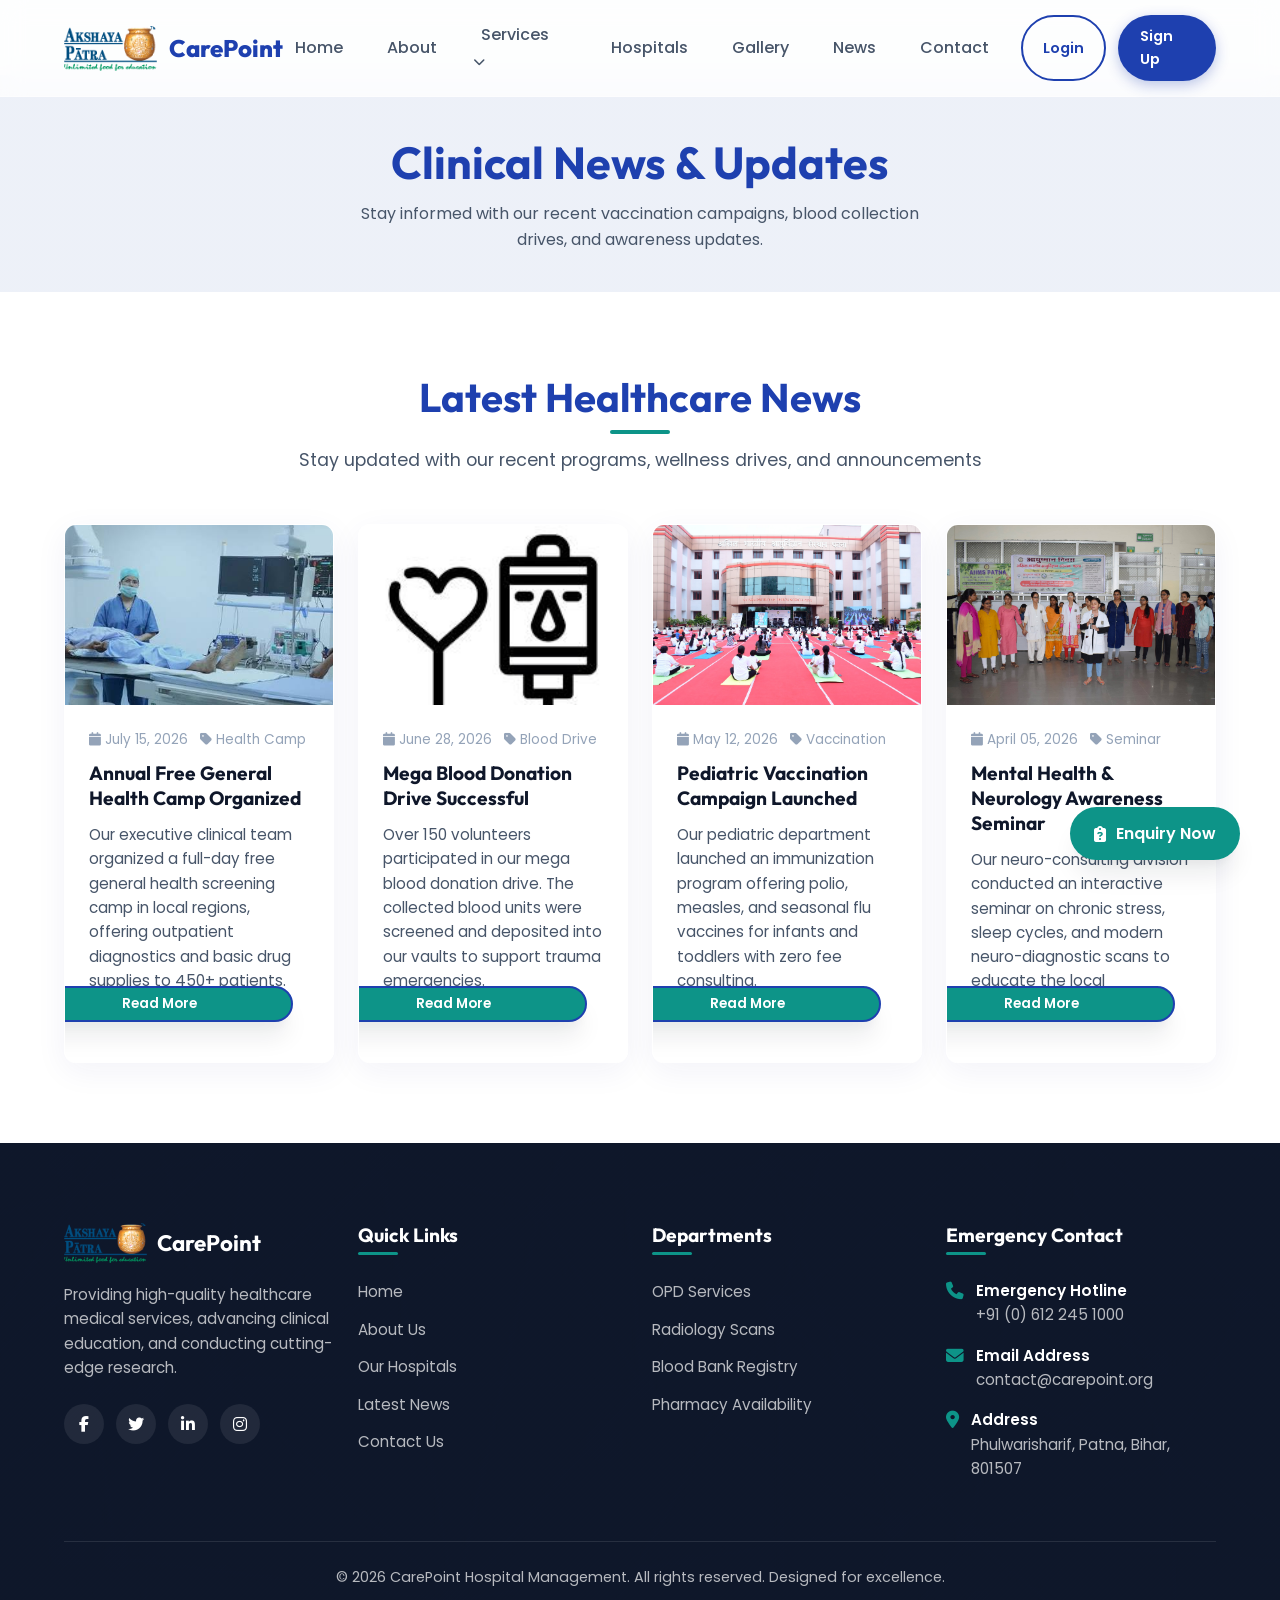
<file: Project-2/news.html>
<!DOCTYPE html>
<html lang="en">
<head>
    <meta charset="UTF-8">
    <meta name="viewport" content="width=device-width, initial-scale=1.0">
    <title>CarePoint Hospital - Latest News</title>
    <link rel="stylesheet" href="https://cdnjs.cloudflare.com/ajax/libs/font-awesome/6.4.0/css/all.min.css">
    <link rel="stylesheet" href="style.css">
</head>
<body>

    <header class="header-wrapper">
        <div class="container">
            <nav class="navbar">
                <a href="index.jsp" class="navbar-logo">
                    <img src="Images/logo.png" alt="CarePoint Hospital Logo">
                    <span>CarePoint</span>
                </a>
                
                <ul class="nav-links">
                    <li class="nav-item"><a href="index.jsp" class="nav-link">Home</a></li>
                    <li class="nav-item"><a href="about.jsp" class="nav-link">About</a></li>
                    <li class="nav-item dropdown">
                        <a href="#" class="nav-link">Services <i class="fa-solid fa-chevron-down" style="font-size: 0.75rem; margin-left: 4px;"></i></a>
                        <div class="dropdown-menu">
                            <a href="opd.jsp">OPD</a>
                            <a href="radiology.jsp">Radiology</a>
                            <a href="bloodbank.jsp">Blood Bank</a>
                            <a href="pharmecy.jsp">Pharmacy</a>
                        </div>
                    </li>
                    <li class="nav-item"><a href="hospitals.jsp" class="nav-link">Hospitals</a></li>
                    <li class="nav-item"><a href="gallery.jsp" class="nav-link">Gallery</a></li>
                    <li class="nav-item"><a href="news.jsp" class="nav-link active">News</a></li>
                    <li class="nav-item"><a href="contact.jsp" class="nav-link">Contact</a></li>
                    <li class="nav-buttons">
                        <a href="login.jsp" class="btn btn-secondary">Login</a>
                        <a href="signup.jsp" class="btn btn-primary">Sign Up</a>
                    </li>
                </ul>
                
                <button class="hamburger" aria-label="Toggle Navigation">
                    <span></span>
                    <span></span>
                    <span></span>
                </button>
            </nav>
        </div>
    </header>

    <section class="section-padding text-center" style="background: linear-gradient(rgba(30,64,175,0.05), rgba(30,64,175,0.05)); margin-top: 75px; padding: 60px 0 40px;">
        <div class="container">
            <h1 style="font-size: 2.8rem; color: var(--primary);">Clinical News & Updates</h1>
            <p style="color: var(--text-secondary); max-width: 600px; margin: 10px auto 0;">Stay informed with our recent vaccination campaigns, blood collection drives, and awareness updates.</p>
        </div>
    </section>

    <section class="section-padding" style="background-color: var(--bg-primary);">
        <div class="container">
            <div class="section-header">
                <h2>Latest Healthcare News</h2>
                <p>Stay updated with our recent programs, wellness drives, and announcements</p>
            </div>
            
            <div class="grid news-grid">
                <div class="glass-card news-card">
                    <div class="news-image">
                        <img src="Images/slide2.jpg" alt="Free Health Camp Program">
                    </div>
                    <div class="news-body">
                        <div>
                            <div class="news-meta">
                                <span><i class="fa-solid fa-calendar"></i> July 15, 2026</span>
                                <span><i class="fa-solid fa-tag"></i> Health Camp</span>
                            </div>
                            <h3>Annual Free General Health Camp Organized</h3>
                            <p>Our executive clinical team organized a full-day free general health screening camp in local regions, offering outpatient diagnostics and basic drug supplies to 450+ patients.</p>
                        </div>
                        <button class="btn btn-secondary enquiry-trigger" style="margin-top: 15px; width: 100%;">Read More</button>
                    </div>
                </div>

                <div class="glass-card news-card">
                    <div class="news-image">
                        <img src="Images/blood-bank.jpg" alt="Mega Blood Donation Drive">
                    </div>
                    <div class="news-body">
                        <div>
                            <div class="news-meta">
                                <span><i class="fa-solid fa-calendar"></i> June 28, 2026</span>
                                <span><i class="fa-solid fa-tag"></i> Blood Drive</span>
                            </div>
                            <h3>Mega Blood Donation Drive Successful</h3>
                            <p>Over 150 volunteers participated in our mega blood donation drive. The collected blood units were screened and deposited into our vaults to support trauma emergencies.</p>
                        </div>
                        <button class="btn btn-secondary enquiry-trigger" style="margin-top: 15px; width: 100%;">Read More</button>
                    </div>
                </div>

                <div class="glass-card news-card">
                    <div class="news-image">
                        <img src="Images/g1.jpg" alt="Pediatric Vaccination Campaign">
                    </div>
                    <div class="news-body">
                        <div>
                            <div class="news-meta">
                                <span><i class="fa-solid fa-calendar"></i> May 12, 2026</span>
                                <span><i class="fa-solid fa-tag"></i> Vaccination</span>
                            </div>
                            <h3>Pediatric Vaccination Campaign Launched</h3>
                            <p>Our pediatric department launched an immunization program offering polio, measles, and seasonal flu vaccines for infants and toddlers with zero fee consulting.</p>
                        </div>
                        <button class="btn btn-secondary enquiry-trigger" style="margin-top: 15px; width: 100%;">Read More</button>
                    </div>
                </div>

                <div class="glass-card news-card">
                    <div class="news-image">
                        <img src="Images/g5.jpg" alt="Neurology Awareness Seminar">
                    </div>
                    <div class="news-body">
                        <div>
                            <div class="news-meta">
                                <span><i class="fa-solid fa-calendar"></i> April 05, 2026</span>
                                <span><i class="fa-solid fa-tag"></i> Seminar</span>
                            </div>
                            <h3>Mental Health & Neurology Awareness Seminar</h3>
                            <p>Our neuro-consulting division conducted an interactive seminar on chronic stress, sleep cycles, and modern neuro-diagnostic scans to educate the local community.</p>
                        </div>
                        <button class="btn btn-secondary enquiry-trigger" style="margin-top: 15px; width: 100%;">Read More</button>
                    </div>
                </div>
            </div>
        </div>
    </section>

    <footer class="footer-section">
        <div class="container">
            <div class="grid grid-4">
                <div class="flex-column">
                    <div class="footer-logo">
                        <img src="Images/logo.png" alt="CarePoint Logo">
                        <h3>CarePoint</h3>
                    </div>
                    <p class="footer-desc">Providing high-quality healthcare medical services, advancing clinical education, and conducting cutting-edge research.</p>
                    <div class="social-links">
                        <a href="#" aria-label="Facebook"><i class="fa-brands fa-facebook-f"></i></a>
                        <a href="#" aria-label="Twitter"><i class="fa-brands fa-twitter"></i></a>
                        <a href="#" aria-label="LinkedIn"><i class="fa-brands fa-linkedin-in"></i></a>
                        <a href="#" aria-label="Instagram"><i class="fa-brands fa-instagram"></i></a>
                    </div>
                </div>
                
                <div class="flex-column">
                    <h4 class="footer-heading">Quick Links</h4>
                    <ul class="footer-links">
                        <li><a href="index.jsp">Home</a></li>
                        <li><a href="about.jsp">About Us</a></li>
                        <li><a href="hospitals.jsp">Our Hospitals</a></li>
                        <li><a href="news.jsp">Latest News</a></li>
                        <li><a href="contact.jsp">Contact Us</a></li>
                    </ul>
                </div>
                
                <div class="flex-column">
                    <h4 class="footer-heading">Departments</h4>
                    <ul class="footer-links">
                        <li><a href="opd.jsp">OPD Services</a></li>
                        <li><a href="radiology.jsp">Radiology Scans</a></li>
                        <li><a href="bloodbank.jsp">Blood Bank Registry</a></li>
                        <li><a href="pharmecy.jsp">Pharmacy Availability</a></li>
                    </ul>
                </div>
                
                <div class="flex-column">
                    <h4 class="footer-heading">Emergency Contact</h4>
                    <div class="footer-contact">
                        <div class="footer-contact-item">
                            <i class="fa-solid fa-phone"></i>
                            <div>
                                <p style="font-weight: 600; color: var(--bg-primary);">Emergency Hotline</p>
                                <p>+91 (0) 612 245 1000</p>
                            </div>
                        </div>
                        <div class="footer-contact-item">
                            <i class="fa-solid fa-envelope"></i>
                            <div>
                                <p style="font-weight: 600; color: var(--bg-primary);">Email Address</p>
                                <p>contact@carepoint.org</p>
                            </div>
                        </div>
                        <div class="footer-contact-item">
                            <i class="fa-solid fa-location-dot"></i>
                            <div>
                                <p style="font-weight: 600; color: var(--bg-primary);">Address</p>
                                <p>Phulwarisharif, Patna, Bihar, 801507</p>
                            </div>
                        </div>
                    </div>
                </div>
            </div>
            
            <div class="footer-bottom">
                <p>&copy; 2026 CarePoint Hospital Management. All rights reserved. Designed for excellence.</p>
            </div>
        </div>
    </footer>

    <button class="enquiry-trigger" aria-label="Open Enquiry Form">
        <i class="fa-solid fa-clipboard-question"></i> Enquiry Now
    </button>

    <div class="modal-overlay">
        <div class="modal-box">
            <div class="modal-header">
                <h3>Enquiry Form</h3>
                <button class="modal-close" aria-label="Close modal">&times;</button>
            </div>
            <div class="modal-body">
                <form id="enquiryForm" class="flex-column" style="gap: 16px;">
                    <div class="form-group">
                        <label for="enquiryName">Full Name</label>
                        <input type="text" id="enquiryName" class="form-input" placeholder="Enter your name">
                        <span class="form-error" id="enquiryNameError"></span>
                    </div>
                    <div class="form-group">
                        <label for="enquiryPhone">Phone Number</label>
                        <input type="tel" id="enquiryPhone" class="form-input" placeholder="Enter your 10-digit mobile number">
                        <span class="form-error" id="enquiryPhoneError"></span>
                    </div>
                    <div class="form-group">
                        <label for="enquiryDept">Department</label>
                        <select id="enquiryDept" class="form-input">
                            <option value="" disabled selected>Select Department</option>
                            <option value="OPD">OPD</option>
                            <option value="Radiology">Radiology</option>
                            <option value="Blood Bank">Blood Bank</option>
                            <option value="Pharmacy">Pharmacy</option>
                        </select>
                        <span class="form-error" id="enquiryDeptError"></span>
                    </div>
                    <div class="form-group">
                        <label for="enquiryMessage">Message / Enquiry</label>
                        <textarea id="enquiryMessage" class="form-input" placeholder="Enter your query details..." style="height: 100px; resize: vertical;"></textarea>
                        <span class="form-error" id="enquiryMessageError"></span>
                    </div>
                    <button type="submit" class="btn btn-accent" style="width: 100%;">Submit Enquiry</button>
                </form>
            </div>
            <div class="modal-footer">
                <button class="btn btn-secondary btn-close-modal" style="padding: 6px 16px; font-size: 0.9rem;">Close</button>
            </div>
        </div>
    </div>

    <div class="scroll-to-top" aria-label="Scroll to top">
        <i class="fa-solid fa-arrow-up"></i>
    </div>

    <div class="toast" id="successToast">
        <i class="fa-solid fa-circle-check toast-icon"></i>
        <span id="toastMessage">Submission Successful!</span>
    </div>

    <script src="script.js"></script>
    <script src="validation.js"></script>
</body>
</html>
</file>
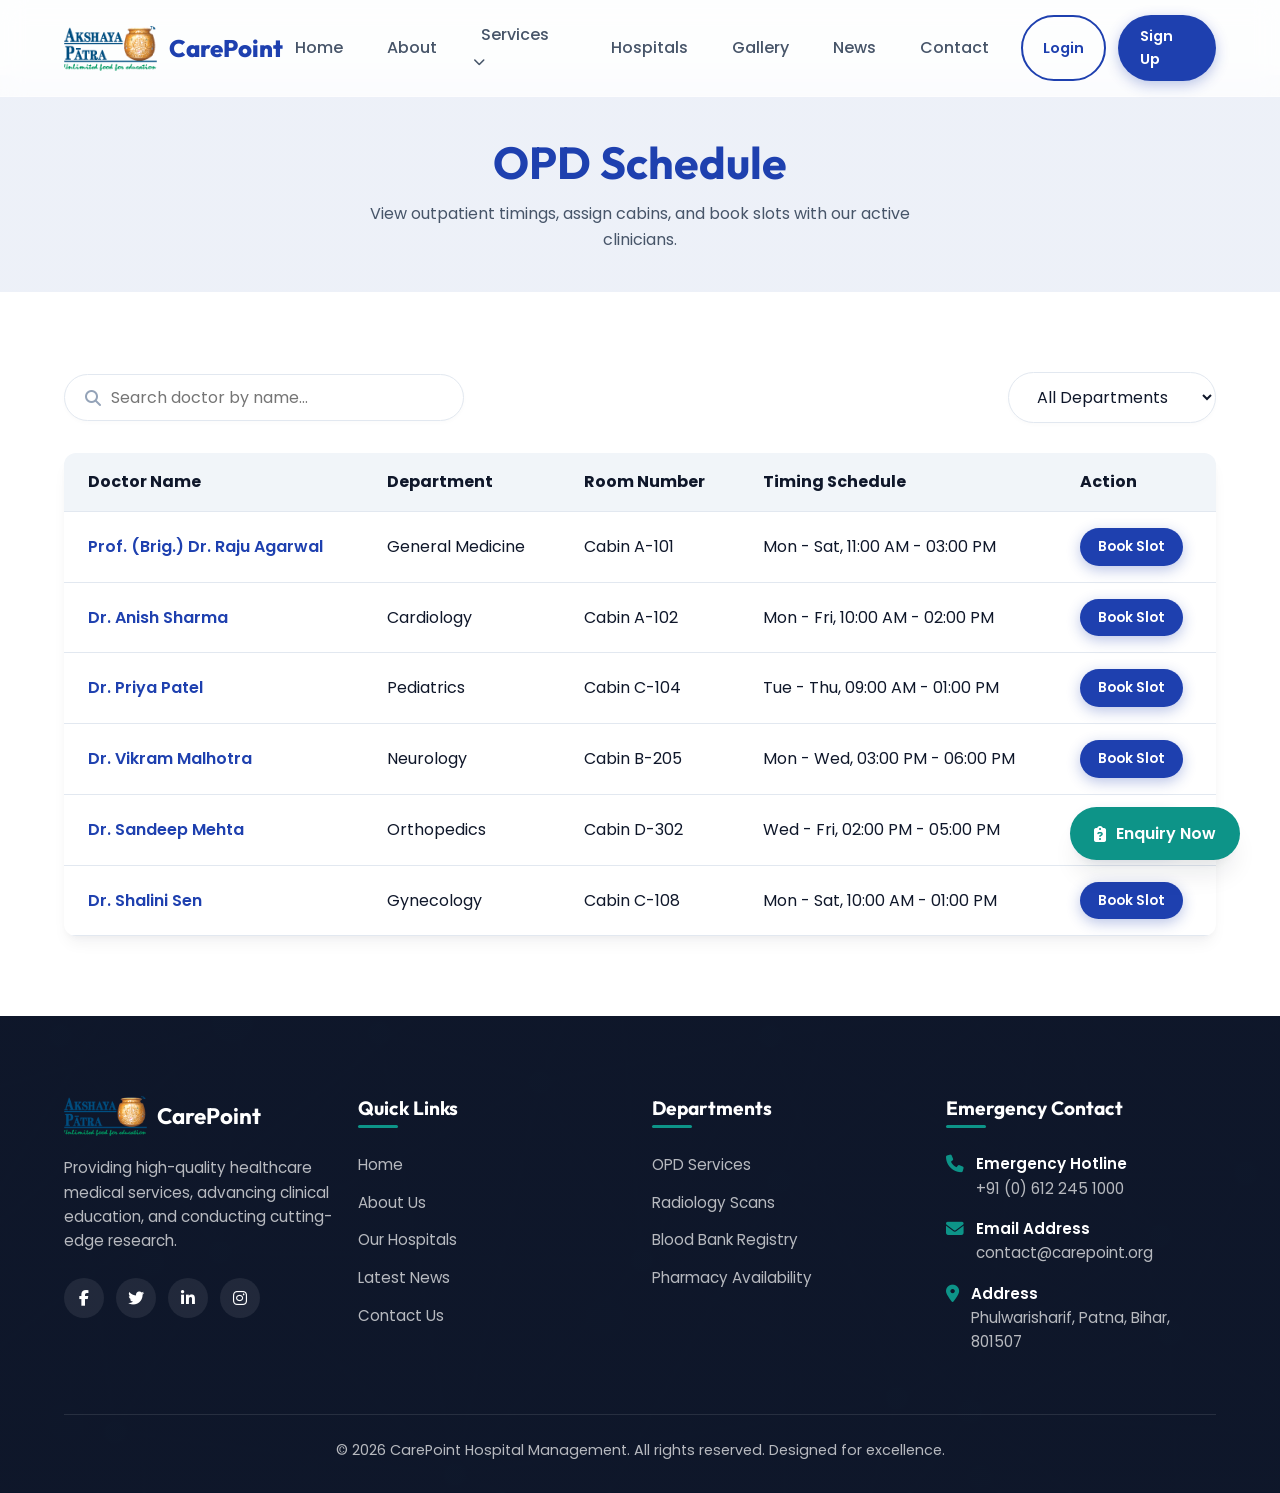
<file: Project-2/opd.html>
<!DOCTYPE html>
<html lang="en">
<head>
    <meta charset="UTF-8">
    <meta name="viewport" content="width=device-width, initial-scale=1.0">
    <title>CarePoint Hospital - OPD Schedule</title>
    <link rel="stylesheet" href="https://cdnjs.cloudflare.com/ajax/libs/font-awesome/6.4.0/css/all.min.css">
    <link rel="stylesheet" href="style.css">
</head>
<body>

    <header class="header-wrapper">
        <div class="container">
            <nav class="navbar">
                <a href="index.jsp" class="navbar-logo">
                    <img src="Images/logo.png" alt="CarePoint Hospital Logo">
                    <span>CarePoint</span>
                </a>
                
                <ul class="nav-links">
                    <li class="nav-item"><a href="index.jsp" class="nav-link">Home</a></li>
                    <li class="nav-item"><a href="about.jsp" class="nav-link">About</a></li>
                    <li class="nav-item dropdown">
                        <a href="#" class="nav-link">Services <i class="fa-solid fa-chevron-down" style="font-size: 0.75rem; margin-left: 4px;"></i></a>
                        <div class="dropdown-menu">
                            <a href="opd.jsp">OPD</a>
                            <a href="radiology.jsp">Radiology</a>
                            <a href="bloodbank.jsp">Blood Bank</a>
                            <a href="pharmecy.jsp">Pharmacy</a>
                        </div>
                    </li>
                    <li class="nav-item"><a href="hospitals.jsp" class="nav-link">Hospitals</a></li>
                    <li class="nav-item"><a href="gallery.jsp" class="nav-link">Gallery</a></li>
                    <li class="nav-item"><a href="news.jsp" class="nav-link">News</a></li>
                    <li class="nav-item"><a href="contact.jsp" class="nav-link">Contact</a></li>
                    <li class="nav-buttons">
                        <a href="login.jsp" class="btn btn-secondary">Login</a>
                        <a href="signup.jsp" class="btn btn-primary">Sign Up</a>
                    </li>
                </ul>
                
                <button class="hamburger" aria-label="Toggle Navigation">
                    <span></span>
                    <span></span>
                    <span></span>
                </button>
            </nav>
        </div>
    </header>

    <section class="section-padding text-center" style="background: linear-gradient(rgba(30,64,175,0.05), rgba(30,64,175,0.05)); margin-top: 75px; padding: 60px 0 40px;">
        <div class="container">
            <h1 style="font-size: 2.8rem; color: var(--primary);">OPD Schedule</h1>
            <p style="color: var(--text-secondary); max-width: 600px; margin: 10px auto 0;">View outpatient timings, assign cabins, and book slots with our active clinicians.</p>
        </div>
    </section>

    <section class="section-padding" style="background-color: var(--bg-primary);">
        <div class="container">
            <div class="opd-controls">
                <div class="search-box">
                    <i class="fa-solid fa-magnifying-glass" style="color: var(--text-muted);"></i>
                    <input type="text" id="opdSearch" placeholder="Search doctor by name...">
                </div>
                <div class="filter-box">
                    <select id="opdDeptFilter">
                        <option value="">All Departments</option>
                        <option value="General Medicine">General Medicine</option>
                        <option value="Cardiology">Cardiology</option>
                        <option value="Neurology">Neurology</option>
                        <option value="Orthopedics">Orthopedics</option>
                        <option value="Pediatrics">Pediatrics</option>
                        <option value="Gynecology">Gynecology</option>
                    </select>
                </div>
            </div>
            
            <div class="table-responsive">
                <table class="opd-table">
                    <thead>
                        <tr>
                            <th>Doctor Name</th>
                            <th>Department</th>
                            <th>Room Number</th>
                            <th>Timing Schedule</th>
                            <th>Action</th>
                        </tr>
                    </thead>
                    <tbody id="opdTableBody">
                        <tr class="opd-row" data-dept="General Medicine">
                            <td style="font-weight: 600; color: var(--primary);">Prof. (Brig.) Dr. Raju Agarwal</td>
                            <td>General Medicine</td>
                            <td>Cabin A-101</td>
                            <td>Mon - Sat, 11:00 AM - 03:00 PM</td>
                            <td><a href="contact.jsp" class="btn btn-primary">Book Slot</a></td>
                        </tr>
                        <tr class="opd-row" data-dept="Cardiology">
                            <td style="font-weight: 600; color: var(--primary);">Dr. Anish Sharma</td>
                            <td>Cardiology</td>
                            <td>Cabin A-102</td>
                            <td>Mon - Fri, 10:00 AM - 02:00 PM</td>
                            <td><a href="contact.jsp" class="btn btn-primary">Book Slot</a></td>
                        </tr>
                        <tr class="opd-row" data-dept="Pediatrics">
                            <td style="font-weight: 600; color: var(--primary);">Dr. Priya Patel</td>
                            <td>Pediatrics</td>
                            <td>Cabin C-104</td>
                            <td>Tue - Thu, 09:00 AM - 01:00 PM</td>
                            <td><a href="contact.jsp" class="btn btn-primary">Book Slot</a></td>
                        </tr>
                        <tr class="opd-row" data-dept="Neurology">
                            <td style="font-weight: 600; color: var(--primary);">Dr. Vikram Malhotra</td>
                            <td>Neurology</td>
                            <td>Cabin B-205</td>
                            <td>Mon - Wed, 03:00 PM - 06:00 PM</td>
                            <td><a href="contact.jsp" class="btn btn-primary">Book Slot</a></td>
                        </tr>
                        <tr class="opd-row" data-dept="Orthopedics">
                            <td style="font-weight: 600; color: var(--primary);">Dr. Sandeep Mehta</td>
                            <td>Orthopedics</td>
                            <td>Cabin D-302</td>
                            <td>Wed - Fri, 02:00 PM - 05:00 PM</td>
                            <td><a href="contact.jsp" class="btn btn-primary">Book Slot</a></td>
                        </tr>
                        <tr class="opd-row" data-dept="Gynecology">
                            <td style="font-weight: 600; color: var(--primary);">Dr. Shalini Sen</td>
                            <td>Gynecology</td>
                            <td>Cabin C-108</td>
                            <td>Mon - Sat, 10:00 AM - 01:00 PM</td>
                            <td><a href="contact.jsp" class="btn btn-primary">Book Slot</a></td>
                        </tr>
                    </tbody>
                </table>
            </div>
        </div>
    </section>

    <footer class="footer-section">
        <div class="container">
            <div class="grid grid-4">
                <div class="flex-column">
                    <div class="footer-logo">
                        <img src="Images/logo.png" alt="CarePoint Logo">
                        <h3>CarePoint</h3>
                    </div>
                    <p class="footer-desc">Providing high-quality healthcare medical services, advancing clinical education, and conducting cutting-edge research.</p>
                    <div class="social-links">
                        <a href="#" aria-label="Facebook"><i class="fa-brands fa-facebook-f"></i></a>
                        <a href="#" aria-label="Twitter"><i class="fa-brands fa-twitter"></i></a>
                        <a href="#" aria-label="LinkedIn"><i class="fa-brands fa-linkedin-in"></i></a>
                        <a href="#" aria-label="Instagram"><i class="fa-brands fa-instagram"></i></a>
                    </div>
                </div>
                
                <div class="flex-column">
                    <h4 class="footer-heading">Quick Links</h4>
                    <ul class="footer-links">
                        <li><a href="index.jsp">Home</a></li>
                        <li><a href="about.jsp">About Us</a></li>
                        <li><a href="hospitals.jsp">Our Hospitals</a></li>
                        <li><a href="news.jsp">Latest News</a></li>
                        <li><a href="contact.jsp">Contact Us</a></li>
                    </ul>
                </div>
                
                <div class="flex-column">
                    <h4 class="footer-heading">Departments</h4>
                    <ul class="footer-links">
                        <li><a href="opd.jsp">OPD Services</a></li>
                        <li><a href="radiology.jsp">Radiology Scans</a></li>
                        <li><a href="bloodbank.jsp">Blood Bank Registry</a></li>
                        <li><a href="pharmecy.jsp">Pharmacy Availability</a></li>
                    </ul>
                </div>
                
                <div class="flex-column">
                    <h4 class="footer-heading">Emergency Contact</h4>
                    <div class="footer-contact">
                        <div class="footer-contact-item">
                            <i class="fa-solid fa-phone"></i>
                            <div>
                                <p style="font-weight: 600; color: var(--bg-primary);">Emergency Hotline</p>
                                <p>+91 (0) 612 245 1000</p>
                            </div>
                        </div>
                        <div class="footer-contact-item">
                            <i class="fa-solid fa-envelope"></i>
                            <div>
                                <p style="font-weight: 600; color: var(--bg-primary);">Email Address</p>
                                <p>contact@carepoint.org</p>
                            </div>
                        </div>
                        <div class="footer-contact-item">
                            <i class="fa-solid fa-location-dot"></i>
                            <div>
                                <p style="font-weight: 600; color: var(--bg-primary);">Address</p>
                                <p>Phulwarisharif, Patna, Bihar, 801507</p>
                            </div>
                        </div>
                    </div>
                </div>
            </div>
            
            <div class="footer-bottom">
                <p>&copy; 2026 CarePoint Hospital Management. All rights reserved. Designed for excellence.</p>
            </div>
        </div>
    </footer>

    <button class="enquiry-trigger" aria-label="Open Enquiry Form">
        <i class="fa-solid fa-clipboard-question"></i> Enquiry Now
    </button>

    <div class="modal-overlay">
        <div class="modal-box">
            <div class="modal-header">
                <h3>Enquiry Form</h3>
                <button class="modal-close" aria-label="Close modal">&times;</button>
            </div>
            <div class="modal-body">
                <form id="enquiryForm" class="flex-column" style="gap: 16px;">
                    <div class="form-group">
                        <label for="enquiryName">Full Name</label>
                        <input type="text" id="enquiryName" class="form-input" placeholder="Enter your name">
                        <span class="form-error" id="enquiryNameError"></span>
                    </div>
                    <div class="form-group">
                        <label for="enquiryPhone">Phone Number</label>
                        <input type="tel" id="enquiryPhone" class="form-input" placeholder="Enter your 10-digit mobile number">
                        <span class="form-error" id="enquiryPhoneError"></span>
                    </div>
                    <div class="form-group">
                        <label for="enquiryDept">Department</label>
                        <select id="enquiryDept" class="form-input">
                            <option value="" disabled selected>Select Department</option>
                            <option value="OPD">OPD</option>
                            <option value="Radiology">Radiology</option>
                            <option value="Blood Bank">Blood Bank</option>
                            <option value="Pharmacy">Pharmacy</option>
                        </select>
                        <span class="form-error" id="enquiryDeptError"></span>
                    </div>
                    <div class="form-group">
                        <label for="enquiryMessage">Message / Enquiry</label>
                        <textarea id="enquiryMessage" class="form-input" placeholder="Enter your query details..." style="height: 100px; resize: vertical;"></textarea>
                        <span class="form-error" id="enquiryMessageError"></span>
                    </div>
                    <button type="submit" class="btn btn-accent" style="width: 100%;">Submit Enquiry</button>
                </form>
            </div>
            <div class="modal-footer">
                <button class="btn btn-secondary btn-close-modal" style="padding: 6px 16px; font-size: 0.9rem;">Close</button>
            </div>
        </div>
    </div>

    <div class="scroll-to-top" aria-label="Scroll to top">
        <i class="fa-solid fa-arrow-up"></i>
    </div>

    <div class="toast" id="successToast">
        <i class="fa-solid fa-circle-check toast-icon"></i>
        <span id="toastMessage">Submission Successful!</span>
    </div>

    <script src="script.js"></script>
    <script src="validation.js"></script>
</body>
</html>
</file>
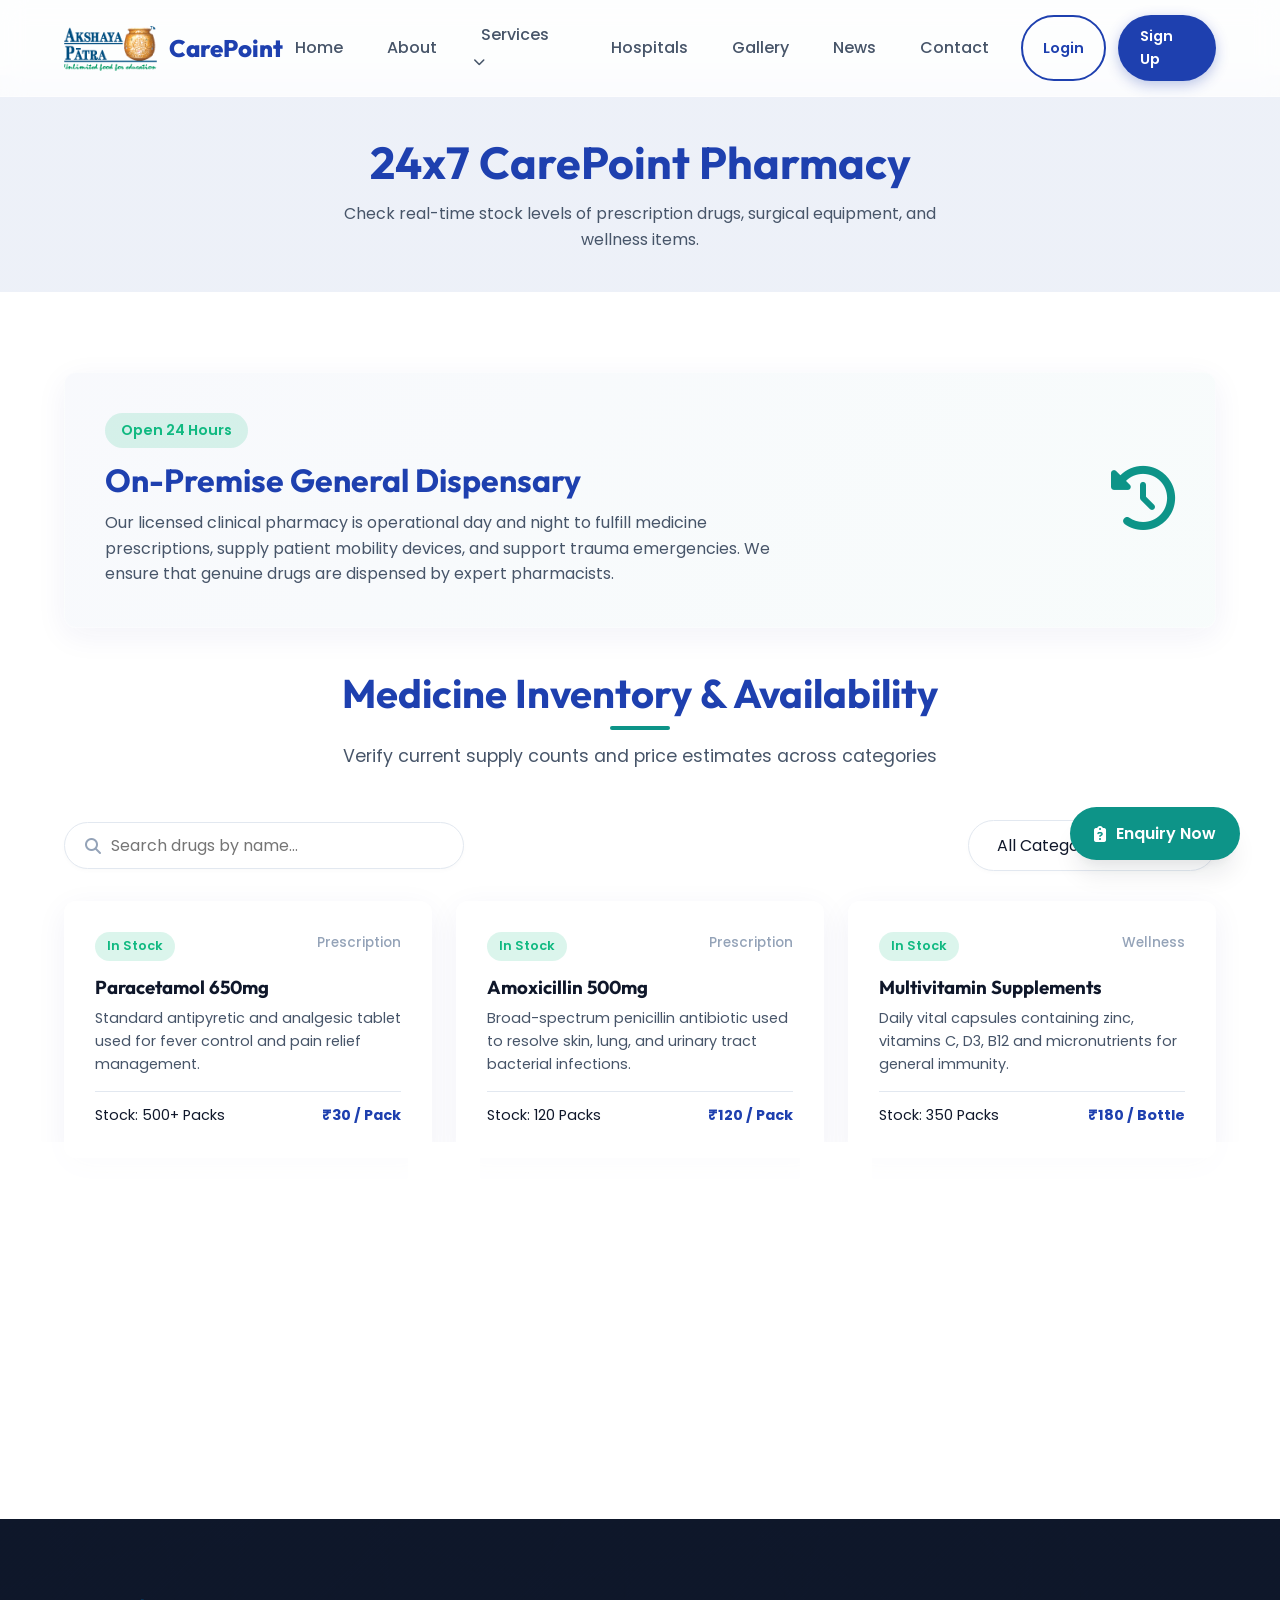
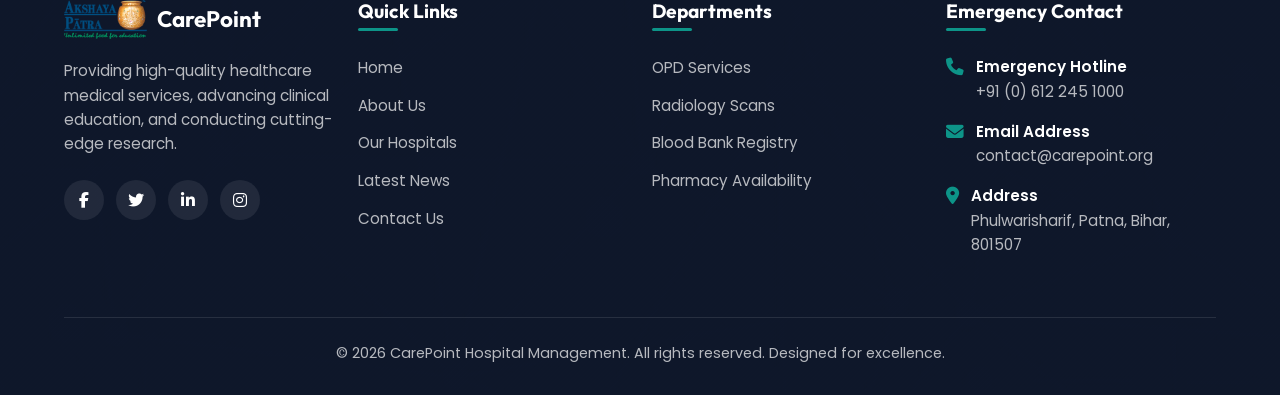
<file: Project-2/pharmecy.html>
<!DOCTYPE html>
<html lang="en">
<head>
    <meta charset="UTF-8">
    <meta name="viewport" content="width=device-width, initial-scale=1.0">
    <title>CarePoint Hospital - Pharmacy Availability</title>
    <link rel="stylesheet" href="https://cdnjs.cloudflare.com/ajax/libs/font-awesome/6.4.0/css/all.min.css">
    <link rel="stylesheet" href="style.css">
</head>
<body>

    <header class="header-wrapper">
        <div class="container">
            <nav class="navbar">
                <a href="index.jsp" class="navbar-logo">
                    <img src="Images/logo.png" alt="CarePoint Hospital Logo">
                    <span>CarePoint</span>
                </a>
                
                <ul class="nav-links">
                    <li class="nav-item"><a href="index.jsp" class="nav-link">Home</a></li>
                    <li class="nav-item"><a href="about.jsp" class="nav-link">About</a></li>
                    <li class="nav-item dropdown">
                        <a href="#" class="nav-link">Services <i class="fa-solid fa-chevron-down" style="font-size: 0.75rem; margin-left: 4px;"></i></a>
                        <div class="dropdown-menu">
                            <a href="opd.jsp">OPD</a>
                            <a href="radiology.jsp">Radiology</a>
                            <a href="bloodbank.jsp">Blood Bank</a>
                            <a href="pharmecy.jsp">Pharmacy</a>
                        </div>
                    </li>
                    <li class="nav-item"><a href="hospitals.jsp" class="nav-link">Hospitals</a></li>
                    <li class="nav-item"><a href="gallery.jsp" class="nav-link">Gallery</a></li>
                    <li class="nav-item"><a href="news.jsp" class="nav-link">News</a></li>
                    <li class="nav-item"><a href="contact.jsp" class="nav-link">Contact</a></li>
                    <li class="nav-buttons">
                        <a href="login.jsp" class="btn btn-secondary">Login</a>
                        <a href="signup.jsp" class="btn btn-primary">Sign Up</a>
                    </li>
                </ul>
                
                <button class="hamburger" aria-label="Toggle Navigation">
                    <span></span>
                    <span></span>
                    <span></span>
                </button>
            </nav>
        </div>
    </header>

    <section class="section-padding text-center" style="background: linear-gradient(rgba(30,64,175,0.05), rgba(30,64,175,0.05)); margin-top: 75px; padding: 60px 0 40px;">
        <div class="container">
            <h1 style="font-size: 2.8rem; color: var(--primary);">24x7 CarePoint Pharmacy</h1>
            <p style="color: var(--text-secondary); max-width: 600px; margin: 10px auto 0;">Check real-time stock levels of prescription drugs, surgical equipment, and wellness items.</p>
        </div>
    </section>

    <section class="section-padding" style="background-color: var(--bg-primary);">
        <div class="container">
            <div class="glass-card flex-between" style="background: linear-gradient(135deg, rgba(30,64,175,0.03) 0%, rgba(13,148,136,0.03) 100%); margin-bottom: 40px; padding: 40px;">
                <div>
                    <span class="badge badge-success" style="margin-bottom: 12px; font-size: 0.9rem; padding: 6px 16px;">Open 24 Hours</span>
                    <h2 style="font-size: 2rem; color: var(--primary); margin-bottom: 10px;">On-Premise General Dispensary</h2>
                    <p style="color: var(--text-secondary); max-width: 700px;">Our licensed clinical pharmacy is operational day and night to fulfill medicine prescriptions, supply patient mobility devices, and support trauma emergencies. We ensure that genuine drugs are dispensed by expert pharmacists.</p>
                </div>
                <div style="font-size: 4rem; color: var(--secondary); margin-left: 20px;"><i class="fa-solid fa-clock-rotate-left"></i></div>
            </div>

            <div class="section-header">
                <h2>Medicine Inventory & Availability</h2>
                <p>Verify current supply counts and price estimates across categories</p>
            </div>

            <div class="opd-controls">
                <div class="search-box">
                    <i class="fa-solid fa-magnifying-glass" style="color: var(--text-muted);"></i>
                    <input type="text" id="pharmacySearch" placeholder="Search drugs by name...">
                </div>
                <div class="filter-box">
                    <select id="pharmacyFilter">
                        <option value="">All Categories</option>
                        <option value="Prescription">Prescription Medicines</option>
                        <option value="Wellness">Health & Wellness</option>
                        <option value="Surgical">Surgical Devices</option>
                    </select>
                </div>
            </div>

            <div class="grid grid-3 pharmacy-grid" style="margin-top: 30px;">
                <div class="glass-card pharmacy-card-item" data-category="Prescription">
                    <div style="display: flex; justify-content: space-between; align-items: flex-start; margin-bottom: 15px;">
                        <span class="badge badge-success">In Stock</span>
                        <span style="font-size: 0.85rem; color: var(--text-muted); font-weight: 500;">Prescription</span>
                    </div>
                    <h3 style="margin-bottom: 8px;">Paracetamol 650mg</h3>
                    <p style="font-size: 0.9rem; color: var(--text-secondary); margin-bottom: 15px;">Standard antipyretic and analgesic tablet used for fever control and pain relief management.</p>
                    <div class="flex-between" style="border-top: 1px solid var(--border-color); padding-top: 12px; font-size: 0.9rem;">
                        <span>Stock: 500+ Packs</span>
                        <strong style="color: var(--primary);">₹30 / Pack</strong>
                    </div>
                </div>

                <div class="glass-card pharmacy-card-item" data-category="Prescription">
                    <div style="display: flex; justify-content: space-between; align-items: flex-start; margin-bottom: 15px;">
                        <span class="badge badge-success">In Stock</span>
                        <span style="font-size: 0.85rem; color: var(--text-muted); font-weight: 500;">Prescription</span>
                    </div>
                    <h3 style="margin-bottom: 8px;">Amoxicillin 500mg</h3>
                    <p style="font-size: 0.9rem; color: var(--text-secondary); margin-bottom: 15px;">Broad-spectrum penicillin antibiotic used to resolve skin, lung, and urinary tract bacterial infections.</p>
                    <div class="flex-between" style="border-top: 1px solid var(--border-color); padding-top: 12px; font-size: 0.9rem;">
                        <span>Stock: 120 Packs</span>
                        <strong style="color: var(--primary);">₹120 / Pack</strong>
                    </div>
                </div>

                <div class="glass-card pharmacy-card-item" data-category="Wellness">
                    <div style="display: flex; justify-content: space-between; align-items: flex-start; margin-bottom: 15px;">
                        <span class="badge badge-success">In Stock</span>
                        <span style="font-size: 0.85rem; color: var(--text-muted); font-weight: 500;">Wellness</span>
                    </div>
                    <h3 style="margin-bottom: 8px;">Multivitamin Supplements</h3>
                    <p style="font-size: 0.9rem; color: var(--text-secondary); margin-bottom: 15px;">Daily vital capsules containing zinc, vitamins C, D3, B12 and micronutrients for general immunity.</p>
                    <div class="flex-between" style="border-top: 1px solid var(--border-color); padding-top: 12px; font-size: 0.9rem;">
                        <span>Stock: 350 Packs</span>
                        <strong style="color: var(--primary);">₹180 / Bottle</strong>
                    </div>
                </div>

                <div class="glass-card pharmacy-card-item" data-category="Surgical">
                    <div style="display: flex; justify-content: space-between; align-items: flex-start; margin-bottom: 15px;">
                        <span class="badge badge-warning">Low Stock</span>
                        <span style="font-size: 0.85rem; color: var(--text-muted); font-weight: 500;">Surgical</span>
                    </div>
                    <h3 style="margin-bottom: 8px;">Digital Sphygmomanometer</h3>
                    <p style="font-size: 0.9rem; color: var(--text-secondary); margin-bottom: 15px;">Automatic arm blood pressure testing monitor containing electronic pulse reader and diagnostic memory.</p>
                    <div class="flex-between" style="border-top: 1px solid var(--border-color); padding-top: 12px; font-size: 0.9rem;">
                        <span>Stock: 15 Units</span>
                        <strong style="color: var(--primary);">₹1,450 / Unit</strong>
                    </div>
                </div>

                <div class="glass-card pharmacy-card-item" data-category="Prescription">
                    <div style="display: flex; justify-content: space-between; align-items: flex-start; margin-bottom: 15px;">
                        <span class="badge badge-danger">Out of Stock</span>
                        <span style="font-size: 0.85rem; color: var(--text-muted); font-weight: 500;">Prescription</span>
                    </div>
                    <h3 style="margin-bottom: 8px;">Insulin Glargine Pen</h3>
                    <p style="font-size: 0.9rem; color: var(--text-secondary); margin-bottom: 15px;">Long-acting basal insulin analog cartridge injector pen for diabetic blood sugar balancing pathways.</p>
                    <div class="flex-between" style="border-top: 1px solid var(--border-color); padding-top: 12px; font-size: 0.9rem;">
                        <span>Stock: 0 Units</span>
                        <strong style="color: var(--primary);">₹650 / Pen</strong>
                    </div>
                </div>

                <div class="glass-card pharmacy-card-item" data-category="Wellness">
                    <div style="display: flex; justify-content: space-between; align-items: flex-start; margin-bottom: 15px;">
                        <span class="badge badge-success">In Stock</span>
                        <span style="font-size: 0.85rem; color: var(--text-muted); font-weight: 500;">Wellness</span>
                    </div>
                    <h3 style="margin-bottom: 8px;">Whey Protein Concentrate (1kg)</h3>
                    <p style="font-size: 0.9rem; color: var(--text-secondary); margin-bottom: 15px;">Premium muscle recovery dietary powder containing digestive enzymes and high amino acid profiles.</p>
                    <div class="flex-between" style="border-top: 1px solid var(--border-color); padding-top: 12px; font-size: 0.9rem;">
                        <span>Stock: 80 Jars</span>
                        <strong style="color: var(--primary);">₹2,200 / Jar</strong>
                    </div>
                </div>
            </div>
        </div>
    </section>

    <footer class="footer-section">
        <div class="container">
            <div class="grid grid-4">
                <div class="flex-column">
                    <div class="footer-logo">
                        <img src="Images/logo.png" alt="CarePoint Logo">
                        <h3>CarePoint</h3>
                    </div>
                    <p class="footer-desc">Providing high-quality healthcare medical services, advancing clinical education, and conducting cutting-edge research.</p>
                    <div class="social-links">
                        <a href="#" aria-label="Facebook"><i class="fa-brands fa-facebook-f"></i></a>
                        <a href="#" aria-label="Twitter"><i class="fa-brands fa-twitter"></i></a>
                        <a href="#" aria-label="LinkedIn"><i class="fa-brands fa-linkedin-in"></i></a>
                        <a href="#" aria-label="Instagram"><i class="fa-brands fa-instagram"></i></a>
                    </div>
                </div>
                
                <div class="flex-column">
                    <h4 class="footer-heading">Quick Links</h4>
                    <ul class="footer-links">
                        <li><a href="index.jsp">Home</a></li>
                        <li><a href="about.jsp">About Us</a></li>
                        <li><a href="hospitals.jsp">Our Hospitals</a></li>
                        <li><a href="news.jsp">Latest News</a></li>
                        <li><a href="contact.jsp">Contact Us</a></li>
                    </ul>
                </div>
                
                <div class="flex-column">
                    <h4 class="footer-heading">Departments</h4>
                    <ul class="footer-links">
                        <li><a href="opd.jsp">OPD Services</a></li>
                        <li><a href="radiology.jsp">Radiology Scans</a></li>
                        <li><a href="bloodbank.jsp">Blood Bank Registry</a></li>
                        <li><a href="pharmecy.jsp">Pharmacy Availability</a></li>
                    </ul>
                </div>
                
                <div class="flex-column">
                    <h4 class="footer-heading">Emergency Contact</h4>
                    <div class="footer-contact">
                        <div class="footer-contact-item">
                            <i class="fa-solid fa-phone"></i>
                            <div>
                                <p style="font-weight: 600; color: var(--bg-primary);">Emergency Hotline</p>
                                <p>+91 (0) 612 245 1000</p>
                            </div>
                        </div>
                        <div class="footer-contact-item">
                            <i class="fa-solid fa-envelope"></i>
                            <div>
                                <p style="font-weight: 600; color: var(--bg-primary);">Email Address</p>
                                <p>contact@carepoint.org</p>
                            </div>
                        </div>
                        <div class="footer-contact-item">
                            <i class="fa-solid fa-location-dot"></i>
                            <div>
                                <p style="font-weight: 600; color: var(--bg-primary);">Address</p>
                                <p>Phulwarisharif, Patna, Bihar, 801507</p>
                            </div>
                        </div>
                    </div>
                </div>
            </div>
            
            <div class="footer-bottom">
                <p>&copy; 2026 CarePoint Hospital Management. All rights reserved. Designed for excellence.</p>
            </div>
        </div>
    </footer>

    <button class="enquiry-trigger" aria-label="Open Enquiry Form">
        <i class="fa-solid fa-clipboard-question"></i> Enquiry Now
    </button>

    <div class="modal-overlay">
        <div class="modal-box">
            <div class="modal-header">
                <h3>Enquiry Form</h3>
                <button class="modal-close" aria-label="Close modal">&times;</button>
            </div>
            <div class="modal-body">
                <form id="enquiryForm" class="flex-column" style="gap: 16px;">
                    <div class="form-group">
                        <label for="enquiryName">Full Name</label>
                        <input type="text" id="enquiryName" class="form-input" placeholder="Enter your name">
                        <span class="form-error" id="enquiryNameError"></span>
                    </div>
                    <div class="form-group">
                        <label for="enquiryPhone">Phone Number</label>
                        <input type="tel" id="enquiryPhone" class="form-input" placeholder="Enter your 10-digit mobile number">
                        <span class="form-error" id="enquiryPhoneError"></span>
                    </div>
                    <div class="form-group">
                        <label for="enquiryDept">Department</label>
                        <select id="enquiryDept" class="form-input">
                            <option value="" disabled selected>Select Department</option>
                            <option value="OPD">OPD</option>
                            <option value="Radiology">Radiology</option>
                            <option value="Blood Bank">Blood Bank</option>
                            <option value="Pharmacy">Pharmacy</option>
                        </select>
                        <span class="form-error" id="enquiryDeptError"></span>
                    </div>
                    <div class="form-group">
                        <label for="enquiryMessage">Message / Enquiry</label>
                        <textarea id="enquiryMessage" class="form-input" placeholder="Enter your query details..." style="height: 100px; resize: vertical;"></textarea>
                        <span class="form-error" id="enquiryMessageError"></span>
                    </div>
                    <button type="submit" class="btn btn-accent" style="width: 100%;">Submit Enquiry</button>
                </form>
            </div>
            <div class="modal-footer">
                <button class="btn btn-secondary btn-close-modal" style="padding: 6px 16px; font-size: 0.9rem;">Close</button>
            </div>
        </div>
    </div>

    <div class="scroll-to-top" aria-label="Scroll to top">
        <i class="fa-solid fa-arrow-up"></i>
    </div>

    <div class="toast" id="successToast">
        <i class="fa-solid fa-circle-check toast-icon"></i>
        <span id="toastMessage">Submission Successful!</span>
    </div>

    <script src="script.js"></script>
    <script src="validation.js"></script>
</body>
</html>
</file>
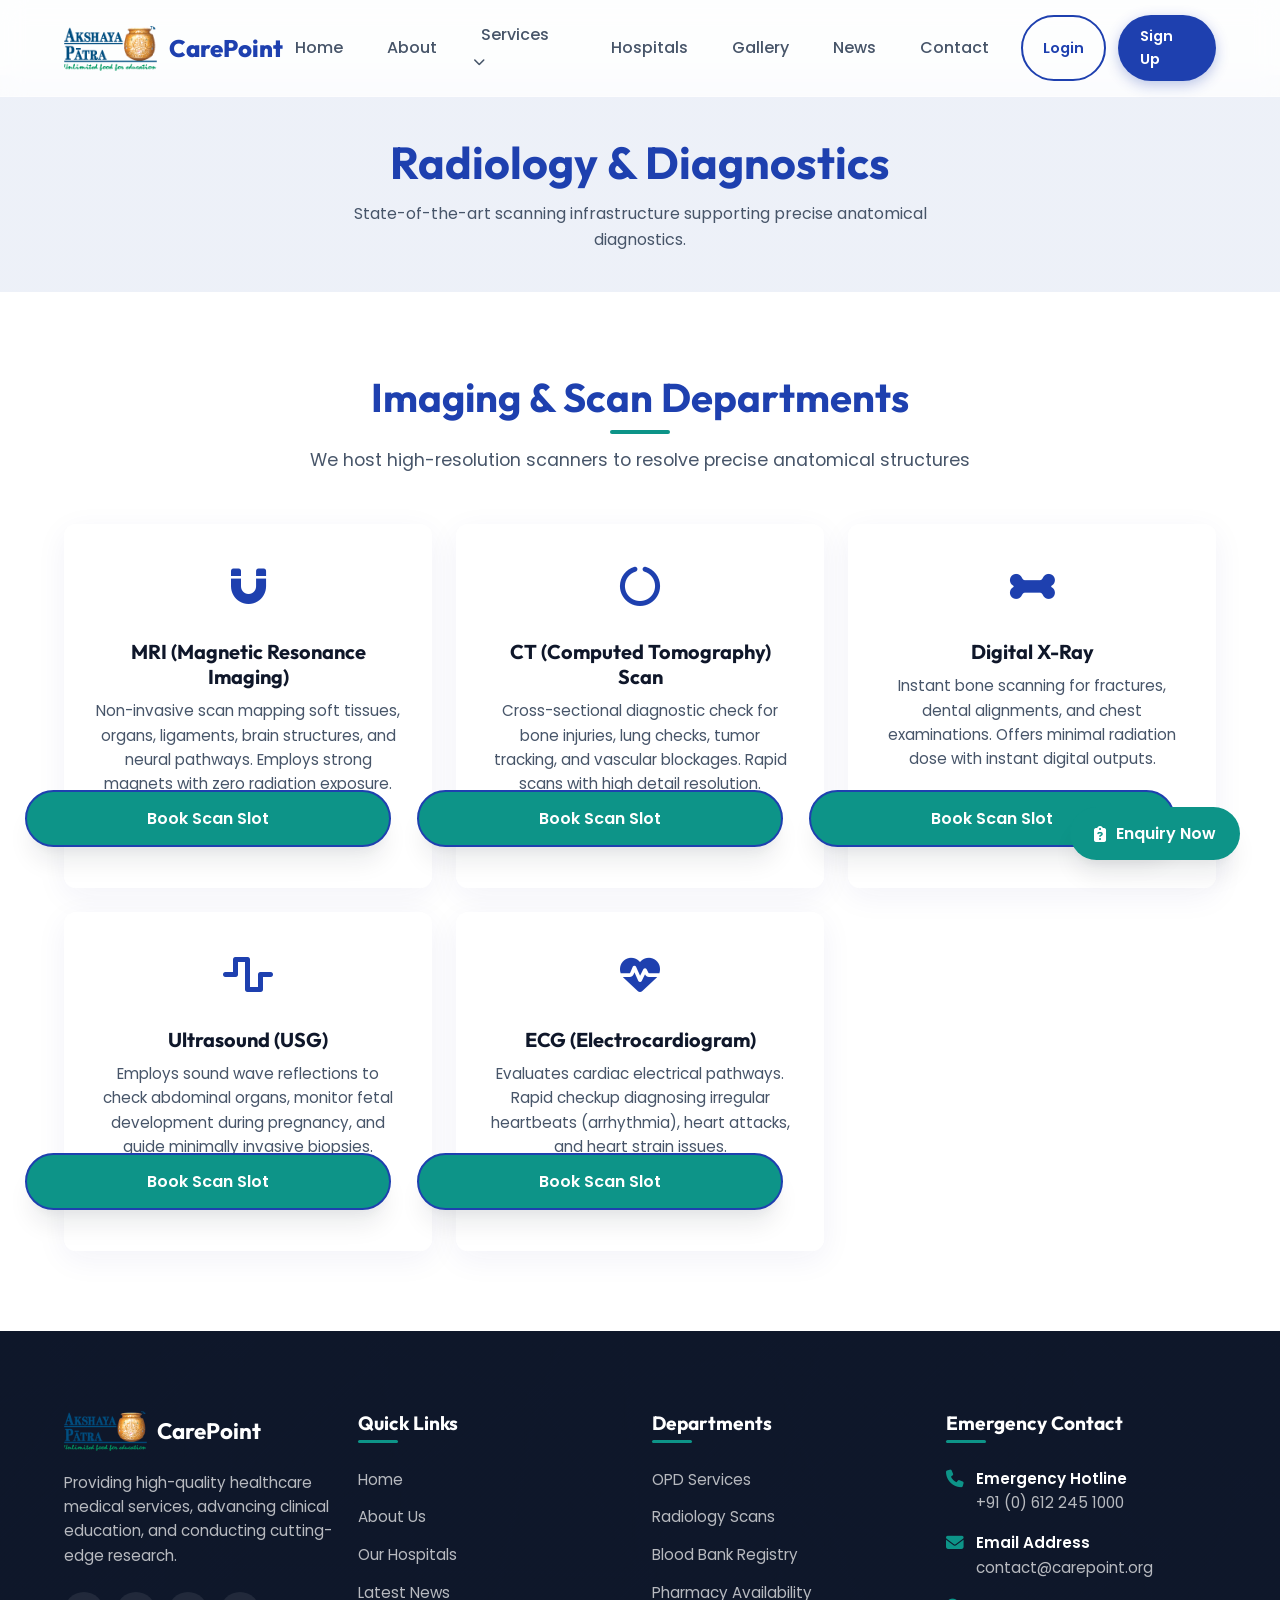
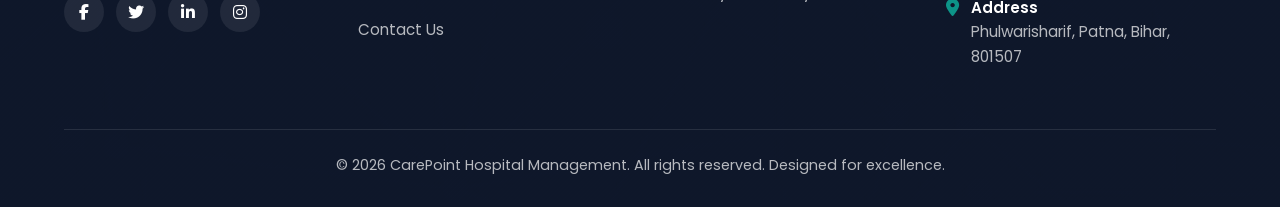
<file: Project-2/radiology.html>
<!DOCTYPE html>
<html lang="en">
<head>
    <meta charset="UTF-8">
    <meta name="viewport" content="width=device-width, initial-scale=1.0">
    <title>CarePoint Hospital - Radiology Scans</title>
    <link rel="stylesheet" href="https://cdnjs.cloudflare.com/ajax/libs/font-awesome/6.4.0/css/all.min.css">
    <link rel="stylesheet" href="style.css">
</head>
<body>

    <header class="header-wrapper">
        <div class="container">
            <nav class="navbar">
                <a href="index.jsp" class="navbar-logo">
                    <img src="Images/logo.png" alt="CarePoint Hospital Logo">
                    <span>CarePoint</span>
                </a>
                
                <ul class="nav-links">
                    <li class="nav-item"><a href="index.jsp" class="nav-link">Home</a></li>
                    <li class="nav-item"><a href="about.jsp" class="nav-link">About</a></li>
                    <li class="nav-item dropdown">
                        <a href="#" class="nav-link">Services <i class="fa-solid fa-chevron-down" style="font-size: 0.75rem; margin-left: 4px;"></i></a>
                        <div class="dropdown-menu">
                            <a href="opd.jsp">OPD</a>
                            <a href="radiology.jsp">Radiology</a>
                            <a href="bloodbank.jsp">Blood Bank</a>
                            <a href="pharmecy.jsp">Pharmacy</a>
                        </div>
                    </li>
                    <li class="nav-item"><a href="hospitals.jsp" class="nav-link">Hospitals</a></li>
                    <li class="nav-item"><a href="gallery.jsp" class="nav-link">Gallery</a></li>
                    <li class="nav-item"><a href="news.jsp" class="nav-link">News</a></li>
                    <li class="nav-item"><a href="contact.jsp" class="nav-link">Contact</a></li>
                    <li class="nav-buttons">
                        <a href="login.jsp" class="btn btn-secondary">Login</a>
                        <a href="signup.jsp" class="btn btn-primary">Sign Up</a>
                    </li>
                </ul>
                
                <button class="hamburger" aria-label="Toggle Navigation">
                    <span></span>
                    <span></span>
                    <span></span>
                </button>
            </nav>
        </div>
    </header>

    <section class="section-padding text-center" style="background: linear-gradient(rgba(30,64,175,0.05), rgba(30,64,175,0.05)); margin-top: 75px; padding: 60px 0 40px;">
        <div class="container">
            <h1 style="font-size: 2.8rem; color: var(--primary);">Radiology & Diagnostics</h1>
            <p style="color: var(--text-secondary); max-width: 600px; margin: 10px auto 0;">State-of-the-art scanning infrastructure supporting precise anatomical diagnostics.</p>
        </div>
    </section>

    <section class="section-padding" style="background-color: var(--bg-primary);">
        <div class="container">
            <div class="section-header">
                <h2>Imaging & Scan Departments</h2>
                <p>We host high-resolution scanners to resolve precise anatomical structures</p>
            </div>
            
            <div class="grid grid-3">
                <div class="glass-card radiology-card">
                    <div class="radiology-card-icon">
                        <i class="fa-solid fa-magnet"></i>
                    </div>
                    <h3>MRI (Magnetic Resonance Imaging)</h3>
                    <p>Non-invasive scan mapping soft tissues, organs, ligaments, brain structures, and neural pathways. Employs strong magnets with zero radiation exposure.</p>
                    <div style="margin-top: 20px;">
                        <span class="badge badge-success" style="margin-bottom: 12px;">Operational</span>
                        <button class="btn btn-secondary enquiry-trigger" style="width: 100%; margin-top: 10px;">Book Scan Slot</button>
                    </div>
                </div>

                <div class="glass-card radiology-card">
                    <div class="radiology-card-icon">
                        <i class="fa-solid fa-circle-notch"></i>
                    </div>
                    <h3>CT (Computed Tomography) Scan</h3>
                    <p>Cross-sectional diagnostic check for bone injuries, lung checks, tumor tracking, and vascular blockages. Rapid scans with high detail resolution.</p>
                    <div style="margin-top: 20px;">
                        <span class="badge badge-success" style="margin-bottom: 12px;">Operational</span>
                        <button class="btn btn-secondary enquiry-trigger" style="width: 100%; margin-top: 10px;">Book Scan Slot</button>
                    </div>
                </div>

                <div class="glass-card radiology-card">
                    <div class="radiology-card-icon">
                        <i class="fa-solid fa-bone"></i>
                    </div>
                    <h3>Digital X-Ray</h3>
                    <p>Instant bone scanning for fractures, dental alignments, and chest examinations. Offers minimal radiation dose with instant digital outputs.</p>
                    <div style="margin-top: 20px;">
                        <span class="badge badge-success" style="margin-bottom: 12px;">Operational</span>
                        <button class="btn btn-secondary enquiry-trigger" style="width: 100%; margin-top: 10px;">Book Scan Slot</button>
                    </div>
                </div>

                <div class="glass-card radiology-card">
                    <div class="radiology-card-icon">
                        <i class="fa-solid fa-wave-square"></i>
                    </div>
                    <h3>Ultrasound (USG)</h3>
                    <p>Employs sound wave reflections to check abdominal organs, monitor fetal development during pregnancy, and guide minimally invasive biopsies.</p>
                    <div style="margin-top: 20px;">
                        <span class="badge badge-success" style="margin-bottom: 12px;">Operational</span>
                        <button class="btn btn-secondary enquiry-trigger" style="width: 100%; margin-top: 10px;">Book Scan Slot</button>
                    </div>
                </div>

                <div class="glass-card radiology-card">
                    <div class="radiology-card-icon">
                        <i class="fa-solid fa-heart-pulse"></i>
                    </div>
                    <h3>ECG (Electrocardiogram)</h3>
                    <p>Evaluates cardiac electrical pathways. Rapid checkup diagnosing irregular heartbeats (arrhythmia), heart attacks, and heart strain issues.</p>
                    <div style="margin-top: 20px;">
                        <span class="badge badge-success" style="margin-bottom: 12px;">Operational</span>
                        <button class="btn btn-secondary enquiry-trigger" style="width: 100%; margin-top: 10px;">Book Scan Slot</button>
                    </div>
                </div>
            </div>
        </div>
    </section>

    <footer class="footer-section">
        <div class="container">
            <div class="grid grid-4">
                <div class="flex-column">
                    <div class="footer-logo">
                        <img src="Images/logo.png" alt="CarePoint Logo">
                        <h3>CarePoint</h3>
                    </div>
                    <p class="footer-desc">Providing high-quality healthcare medical services, advancing clinical education, and conducting cutting-edge research.</p>
                    <div class="social-links">
                        <a href="#" aria-label="Facebook"><i class="fa-brands fa-facebook-f"></i></a>
                        <a href="#" aria-label="Twitter"><i class="fa-brands fa-twitter"></i></a>
                        <a href="#" aria-label="LinkedIn"><i class="fa-brands fa-linkedin-in"></i></a>
                        <a href="#" aria-label="Instagram"><i class="fa-brands fa-instagram"></i></a>
                    </div>
                </div>
                
                <div class="flex-column">
                    <h4 class="footer-heading">Quick Links</h4>
                    <ul class="footer-links">
                        <li><a href="index.jsp">Home</a></li>
                        <li><a href="about.jsp">About Us</a></li>
                        <li><a href="hospitals.jsp">Our Hospitals</a></li>
                        <li><a href="news.jsp">Latest News</a></li>
                        <li><a href="contact.jsp">Contact Us</a></li>
                    </ul>
                </div>
                
                <div class="flex-column">
                    <h4 class="footer-heading">Departments</h4>
                    <ul class="footer-links">
                        <li><a href="opd.jsp">OPD Services</a></li>
                        <li><a href="radiology.jsp">Radiology Scans</a></li>
                        <li><a href="bloodbank.jsp">Blood Bank Registry</a></li>
                        <li><a href="pharmecy.jsp">Pharmacy Availability</a></li>
                    </ul>
                </div>
                
                <div class="flex-column">
                    <h4 class="footer-heading">Emergency Contact</h4>
                    <div class="footer-contact">
                        <div class="footer-contact-item">
                            <i class="fa-solid fa-phone"></i>
                            <div>
                                <p style="font-weight: 600; color: var(--bg-primary);">Emergency Hotline</p>
                                <p>+91 (0) 612 245 1000</p>
                            </div>
                        </div>
                        <div class="footer-contact-item">
                            <i class="fa-solid fa-envelope"></i>
                            <div>
                                <p style="font-weight: 600; color: var(--bg-primary);">Email Address</p>
                                <p>contact@carepoint.org</p>
                            </div>
                        </div>
                        <div class="footer-contact-item">
                            <i class="fa-solid fa-location-dot"></i>
                            <div>
                                <p style="font-weight: 600; color: var(--bg-primary);">Address</p>
                                <p>Phulwarisharif, Patna, Bihar, 801507</p>
                            </div>
                        </div>
                    </div>
                </div>
            </div>
            
            <div class="footer-bottom">
                <p>&copy; 2026 CarePoint Hospital Management. All rights reserved. Designed for excellence.</p>
            </div>
        </div>
    </footer>

    <button class="enquiry-trigger" aria-label="Open Enquiry Form">
        <i class="fa-solid fa-clipboard-question"></i> Enquiry Now
    </button>

    <div class="modal-overlay">
        <div class="modal-box">
            <div class="modal-header">
                <h3>Enquiry Form</h3>
                <button class="modal-close" aria-label="Close modal">&times;</button>
            </div>
            <div class="modal-body">
                <form id="enquiryForm" class="flex-column" style="gap: 16px;">
                    <div class="form-group">
                        <label for="enquiryName">Full Name</label>
                        <input type="text" id="enquiryName" class="form-input" placeholder="Enter your name">
                        <span class="form-error" id="enquiryNameError"></span>
                    </div>
                    <div class="form-group">
                        <label for="enquiryPhone">Phone Number</label>
                        <input type="tel" id="enquiryPhone" class="form-input" placeholder="Enter your 10-digit mobile number">
                        <span class="form-error" id="enquiryPhoneError"></span>
                    </div>
                    <div class="form-group">
                        <label for="enquiryDept">Department</label>
                        <select id="enquiryDept" class="form-input">
                            <option value="" disabled selected>Select Department</option>
                            <option value="OPD">OPD</option>
                            <option value="Radiology">Radiology</option>
                            <option value="Blood Bank">Blood Bank</option>
                            <option value="Pharmacy">Pharmacy</option>
                        </select>
                        <span class="form-error" id="enquiryDeptError"></span>
                    </div>
                    <div class="form-group">
                        <label for="enquiryMessage">Message / Enquiry</label>
                        <textarea id="enquiryMessage" class="form-input" placeholder="Enter your query details..." style="height: 100px; resize: vertical;"></textarea>
                        <span class="form-error" id="enquiryMessageError"></span>
                    </div>
                    <button type="submit" class="btn btn-accent" style="width: 100%;">Submit Enquiry</button>
                </form>
            </div>
            <div class="modal-footer">
                <button class="btn btn-secondary btn-close-modal" style="padding: 6px 16px; font-size: 0.9rem;">Close</button>
            </div>
        </div>
    </div>

    <div class="scroll-to-top" aria-label="Scroll to top">
        <i class="fa-solid fa-arrow-up"></i>
    </div>

    <div class="toast" id="successToast">
        <i class="fa-solid fa-circle-check toast-icon"></i>
        <span id="toastMessage">Submission Successful!</span>
    </div>

    <script src="script.js"></script>
    <script src="validation.js"></script>
</body>
</html>
</file>
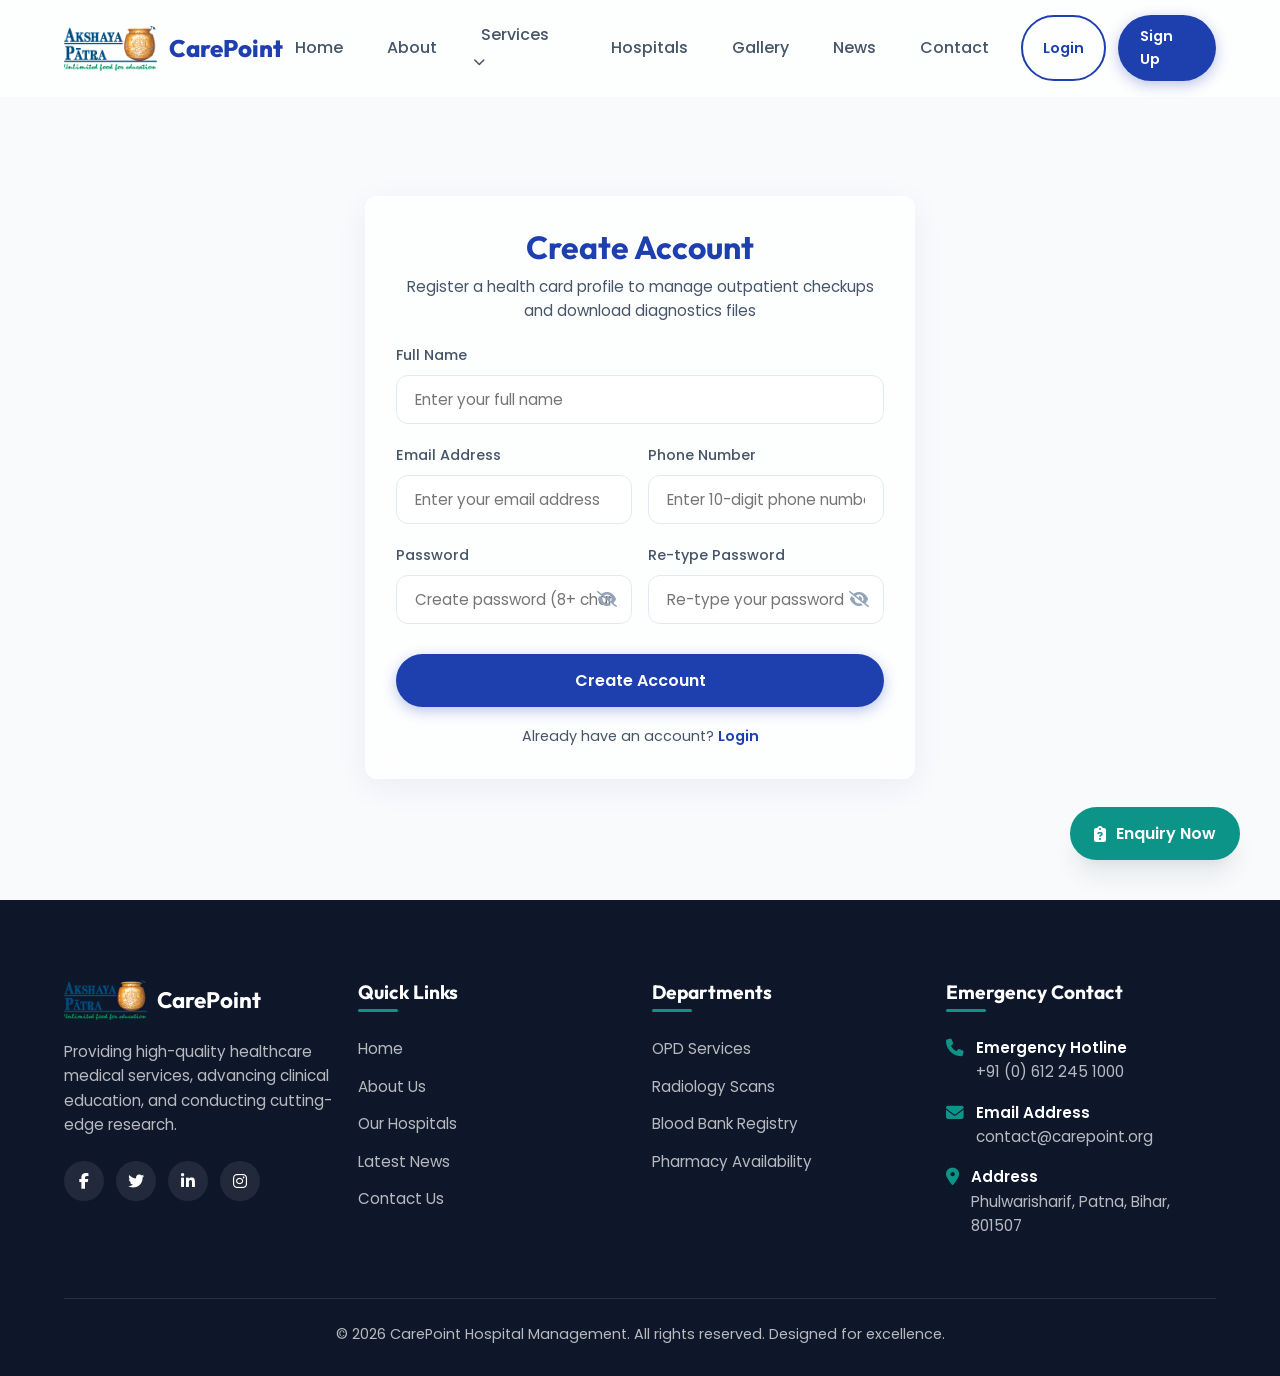
<file: Project-2/signup.html>
<!DOCTYPE html>
<html lang="en">
<head>
    <meta charset="UTF-8">
    <meta name="viewport" content="width=device-width, initial-scale=1.0">
    <title>CarePoint Hospital - Register</title>
    <link rel="stylesheet" href="https://cdnjs.cloudflare.com/ajax/libs/font-awesome/6.4.0/css/all.min.css">
    <link rel="stylesheet" href="style.css">
</head>
<body>

    <header class="header-wrapper">
        <div class="container">
            <nav class="navbar">
                <a href="index.jsp" class="navbar-logo">
                    <img src="Images/logo.png" alt="CarePoint Hospital Logo">
                    <span>CarePoint</span>
                </a>
                
                <ul class="nav-links">
                    <li class="nav-item"><a href="index.jsp" class="nav-link">Home</a></li>
                    <li class="nav-item"><a href="about.jsp" class="nav-link">About</a></li>
                    <li class="nav-item dropdown">
                        <a href="#" class="nav-link">Services <i class="fa-solid fa-chevron-down" style="font-size: 0.75rem; margin-left: 4px;"></i></a>
                        <div class="dropdown-menu">
                            <a href="opd.jsp">OPD</a>
                            <a href="radiology.jsp">Radiology</a>
                            <a href="bloodbank.jsp">Blood Bank</a>
                            <a href="pharmecy.jsp">Pharmacy</a>
                        </div>
                    </li>
                    <li class="nav-item"><a href="hospitals.jsp" class="nav-link">Hospitals</a></li>
                    <li class="nav-item"><a href="gallery.jsp" class="nav-link">Gallery</a></li>
                    <li class="nav-item"><a href="news.jsp" class="nav-link">News</a></li>
                    <li class="nav-item"><a href="contact.jsp" class="nav-link">Contact</a></li>
                    <li class="nav-buttons">
                        <a href="login.jsp" class="btn btn-secondary">Login</a>
                        <a href="signup.jsp" class="btn btn-primary active">Sign Up</a>
                    </li>
                </ul>
                
                <button class="hamburger" aria-label="Toggle Navigation">
                    <span></span>
                    <span></span>
                    <span></span>
                </button>
            </nav>
        </div>
    </header>

    <section class="auth-page">
        <div class="container flex-center">
            <div class="glass-card auth-card" style="max-width: 550px;">
                <div class="auth-header" style="margin-bottom: 20px;">
                    <h2>Create Account</h2>
                    <p style="font-size: 0.95rem;">Register a health card profile to manage outpatient checkups and download diagnostics files</p>
                </div>
                
                <form id="signupForm" class="flex-column" novalidate>
                    <div class="form-group">
                        <label for="signupName">Full Name</label>
                        <input type="text" id="signupName" class="form-input" placeholder="Enter your full name">
                        <span class="form-error" id="signupNameError"></span>
                    </div>
                    
                    <div class="form-row">
                        <div class="form-group">
                            <label for="signupEmail">Email Address</label>
                            <input type="email" id="signupEmail" class="form-input" placeholder="Enter your email address">
                            <span class="form-error" id="signupEmailError"></span>
                        </div>
                        <div class="form-group">
                            <label for="signupPhone">Phone Number</label>
                            <input type="tel" id="signupPhone" class="form-input" placeholder="Enter 10-digit phone number">
                            <span class="form-error" id="signupPhoneError"></span>
                        </div>
                    </div>
                    
                    <div class="form-row">
                        <div class="form-group">
                            <label for="signupPassword">Password</label>
                            <div class="password-wrapper">
                                <input type="password" id="signupPassword" class="form-input" placeholder="Create password (8+ chars)">
                                <i class="fa-solid fa-eye-slash password-toggle" data-target="signupPassword"></i>
                            </div>
                            <span class="form-error" id="signupPasswordError"></span>
                        </div>
                        <div class="form-group">
                            <label for="signupConfirmPassword">Re-type Password</label>
                            <div class="password-wrapper">
                                <input type="password" id="signupConfirmPassword" class="form-input" placeholder="Re-type your password">
                                <i class="fa-solid fa-eye-slash password-toggle" data-target="signupConfirmPassword"></i>
                            </div>
                            <span class="form-error" id="signupConfirmPasswordError"></span>
                        </div>
                    </div>
                    
                    <button type="submit" class="btn btn-primary" style="width: 100%; margin-top: 10px;">Create Account</button>
                </form>
                
                <div class="auth-footer" style="margin-top: 18px;">
                    <p>Already have an account? <a href="login.jsp">Login</a></p>
                </div>
            </div>
        </div>
    </section>

    <footer class="footer-section">
        <div class="container">
            <div class="grid grid-4">
                <div class="flex-column">
                    <div class="footer-logo">
                        <img src="Images/logo.png" alt="CarePoint Logo">
                        <h3>CarePoint</h3>
                    </div>
                    <p class="footer-desc">Providing high-quality healthcare medical services, advancing clinical education, and conducting cutting-edge research.</p>
                    <div class="social-links">
                        <a href="#" aria-label="Facebook"><i class="fa-brands fa-facebook-f"></i></a>
                        <a href="#" aria-label="Twitter"><i class="fa-brands fa-twitter"></i></a>
                        <a href="#" aria-label="LinkedIn"><i class="fa-brands fa-linkedin-in"></i></a>
                        <a href="#" aria-label="Instagram"><i class="fa-brands fa-instagram"></i></a>
                    </div>
                </div>
                
                <div class="flex-column">
                    <h4 class="footer-heading">Quick Links</h4>
                    <ul class="footer-links">
                        <li><a href="index.jsp">Home</a></li>
                        <li><a href="about.jsp">About Us</a></li>
                        <li><a href="hospitals.jsp">Our Hospitals</a></li>
                        <li><a href="news.jsp">Latest News</a></li>
                        <li><a href="contact.jsp">Contact Us</a></li>
                    </ul>
                </div>
                
                <div class="flex-column">
                    <h4 class="footer-heading">Departments</h4>
                    <ul class="footer-links">
                        <li><a href="opd.jsp">OPD Services</a></li>
                        <li><a href="radiology.jsp">Radiology Scans</a></li>
                        <li><a href="bloodbank.jsp">Blood Bank Registry</a></li>
                        <li><a href="pharmecy.jsp">Pharmacy Availability</a></li>
                    </ul>
                </div>
                
                <div class="flex-column">
                    <h4 class="footer-heading">Emergency Contact</h4>
                    <div class="footer-contact">
                        <div class="footer-contact-item">
                            <i class="fa-solid fa-phone"></i>
                            <div>
                                <p style="font-weight: 600; color: var(--bg-primary);">Emergency Hotline</p>
                                <p>+91 (0) 612 245 1000</p>
                            </div>
                        </div>
                        <div class="footer-contact-item">
                            <i class="fa-solid fa-envelope"></i>
                            <div>
                                <p style="font-weight: 600; color: var(--bg-primary);">Email Address</p>
                                <p>contact@carepoint.org</p>
                            </div>
                        </div>
                        <div class="footer-contact-item">
                            <i class="fa-solid fa-location-dot"></i>
                            <div>
                                <p style="font-weight: 600; color: var(--bg-primary);">Address</p>
                                <p>Phulwarisharif, Patna, Bihar, 801507</p>
                            </div>
                        </div>
                    </div>
                </div>
            </div>
            
            <div class="footer-bottom">
                <p>&copy; 2026 CarePoint Hospital Management. All rights reserved. Designed for excellence.</p>
            </div>
        </div>
    </footer>

    <button class="enquiry-trigger" aria-label="Open Enquiry Form">
        <i class="fa-solid fa-clipboard-question"></i> Enquiry Now
    </button>

    <div class="modal-overlay">
        <div class="modal-box">
            <div class="modal-header">
                <h3>Enquiry Form</h3>
                <button class="modal-close" aria-label="Close modal">&times;</button>
            </div>
            <div class="modal-body">
                <form id="enquiryForm" class="flex-column" style="gap: 16px;">
                    <div class="form-group">
                        <label for="enquiryName">Full Name</label>
                        <input type="text" id="enquiryName" class="form-input" placeholder="Enter your name">
                        <span class="form-error" id="enquiryNameError"></span>
                    </div>
                    <div class="form-group">
                        <label for="enquiryPhone">Phone Number</label>
                        <input type="tel" id="enquiryPhone" class="form-input" placeholder="Enter your 10-digit mobile number">
                        <span class="form-error" id="enquiryPhoneError"></span>
                    </div>
                    <div class="form-group">
                        <label for="enquiryDept">Department</label>
                        <select id="enquiryDept" class="form-input">
                            <option value="" disabled selected>Select Department</option>
                            <option value="OPD">OPD</option>
                            <option value="Radiology">Radiology</option>
                            <option value="Blood Bank">Blood Bank</option>
                            <option value="Pharmacy">Pharmacy</option>
                        </select>
                        <span class="form-error" id="enquiryDeptError"></span>
                    </div>
                    <div class="form-group">
                        <label for="enquiryMessage">Message / Enquiry</label>
                        <textarea id="enquiryMessage" class="form-input" placeholder="Enter your query details..." style="height: 100px; resize: vertical;"></textarea>
                        <span class="form-error" id="enquiryMessageError"></span>
                    </div>
                    <button type="submit" class="btn btn-accent" style="width: 100%;">Submit Enquiry</button>
                </form>
            </div>
            <div class="modal-footer">
                <button class="btn btn-secondary btn-close-modal" style="padding: 6px 16px; font-size: 0.9rem;">Close</button>
            </div>
        </div>
    </div>

    <div class="scroll-to-top" aria-label="Scroll to top">
        <i class="fa-solid fa-arrow-up"></i>
    </div>

    <div class="toast" id="successToast">
        <i class="fa-solid fa-circle-check toast-icon"></i>
        <span id="toastMessage">Submission Successful!</span>
    </div>

    <script src="script.js"></script>
    <script src="validation.js"></script>
</body>
</html>
</file>
<file: Project-2/style.css>
@import url('https://fonts.googleapis.com/css2?family=Outfit:wght@300;400;500;600;700;800&family=Poppins:wght@300;400;500;600;700&display=swap');

:root {
    --primary: #1e40af;
    --primary-light: #3b82f6;
    --primary-dark: #1e3a8a;
    --secondary: #0d9488;
    --secondary-hover: #0f766e;
    
    --bg-primary: #ffffff;
    --bg-secondary: #f8fafc;
    --bg-tertiary: #f1f5f9;
    --text-primary: #0f172a;
    --text-secondary: #475569;
    --text-muted: #94a3b8;
    --border-color: #e2e8f0;
    
    --success: #10b981;
    --warning: #f59e0b;
    --danger: #ef4444;
    --info: #06b6d4;

    --shadow-sm: 0 2px 4px rgba(0, 0, 0, 0.02);
    --shadow-md: 0 10px 15px -3px rgba(15, 23, 42, 0.05), 0 4px 6px -2px rgba(15, 23, 42, 0.03);
    --shadow-lg: 0 20px 25px -5px rgba(15, 23, 42, 0.08), 0 10px 10px -5px rgba(15, 23, 42, 0.04);
    --shadow-glow: 0 0 20px rgba(59, 130, 246, 0.15);
    
    --glass-bg: rgba(255, 255, 255, 0.75);
    --glass-border: rgba(255, 255, 255, 0.4);
    --glass-shadow: 0 8px 32px 0 rgba(31, 38, 135, 0.06);
    --backdrop-blur: blur(12px);

    --font-heading: 'Outfit', sans-serif;
    --font-body: 'Poppins', sans-serif;
    
    --transition-smooth: all 0.3s cubic-bezier(0.4, 0, 0.2, 1);
    --radius-sm: 6px;
    --radius-md: 12px;
    --radius-lg: 20px;
    --radius-full: 9999px;
    --container-max: 1200px;
}

*, *::before, *::after {
    box-sizing: border-box;
    margin: 0;
    padding: 0;
}

html {
    scroll-behavior: smooth;
    font-size: 16px;
}

body {
    font-family: var(--font-body);
    background-color: var(--bg-secondary);
    color: var(--text-primary);
    line-height: 1.6;
    overflow-x: hidden;
}

h1, h2, h3, h4, h5, h6 {
    font-family: var(--font-heading);
    color: var(--text-primary);
    font-weight: 700;
    line-height: 1.25;
}

a {
    color: inherit;
    text-decoration: none;
    transition: var(--transition-smooth);
}

img {
    max-width: 100%;
    height: auto;
    display: block;
}

button, input, select, textarea {
    font-family: inherit;
    font-size: inherit;
    color: inherit;
    border: none;
    background: none;
    outline: none;
}

.container {
    width: 100%;
    max-width: var(--container-max);
    margin: 0 auto;
    padding: 0 24px;
}

.grid {
    display: grid;
    gap: 24px;
}
.grid-2 { grid-template-columns: repeat(2, 1fr); }
.grid-3 { grid-template-columns: repeat(3, 1fr); }
.grid-4 { grid-template-columns: repeat(4, 1fr); }

.flex {
    display: flex;
    gap: 16px;
}
.flex-center {
    display: flex;
    justify-content: center;
    align-items: center;
}
.flex-between {
    display: flex;
    justify-content: space-between;
    align-items: center;
}
.flex-column {
    display: flex;
    flex-direction: column;
}

.section-padding {
    padding: 80px 0;
}

.section-header {
    text-align: center;
    margin-bottom: 50px;
}
.section-header h2 {
    font-size: 2.5rem;
    color: var(--primary);
    position: relative;
    display: inline-block;
    padding-bottom: 12px;
}
.section-header h2::after {
    content: '';
    position: absolute;
    bottom: 0;
    left: 50%;
    transform: translateX(-50%);
    width: 60px;
    height: 4px;
    background-color: var(--secondary);
    border-radius: var(--radius-full);
}
.section-header p {
    color: var(--text-secondary);
    margin-top: 12px;
    font-size: 1.1rem;
}

.text-center { text-align: center; }

.btn {
    display: inline-flex;
    align-items: center;
    justify-content: center;
    padding: 12px 28px;
    border-radius: var(--radius-full);
    font-weight: 600;
    cursor: pointer;
    transition: var(--transition-smooth);
    border: 2px solid transparent;
}
.btn-primary {
    background-color: var(--primary);
    color: var(--bg-primary);
    box-shadow: 0 4px 14px rgba(30, 64, 175, 0.3);
}
.btn-primary:hover {
    background-color: var(--primary-dark);
    transform: translateY(-2px);
    box-shadow: 0 6px 20px rgba(30, 64, 175, 0.4);
}
.btn-secondary {
    border-color: var(--primary);
    color: var(--primary);
}
.btn-secondary:hover {
    background-color: var(--primary);
    color: var(--bg-primary);
    transform: translateY(-2px);
}
.btn-accent {
    background-color: var(--secondary);
    color: var(--bg-primary);
    box-shadow: 0 4px 14px rgba(13, 148, 136, 0.3);
}
.btn-accent:hover {
    background-color: var(--secondary-hover);
    transform: translateY(-2px);
}

.glass-card {
    background: var(--glass-bg);
    border: 1px solid var(--glass-border);
    border-radius: var(--radius-md);
    padding: 30px;
    box-shadow: var(--glass-shadow);
    backdrop-filter: var(--backdrop-blur);
    -webkit-backdrop-filter: var(--backdrop-blur);
    transition: var(--transition-smooth);
}
.glass-card:hover {
    transform: translateY(-5px);
    box-shadow: var(--shadow-lg);
    border-color: rgba(59, 130, 246, 0.3);
}

.badge {
    display: inline-block;
    padding: 4px 12px;
    border-radius: var(--radius-full);
    font-size: 0.8rem;
    font-weight: 600;
}
.badge-success { background-color: rgba(16, 185, 129, 0.15); color: var(--success); }
.badge-warning { background-color: rgba(245, 158, 11, 0.15); color: var(--warning); }
.badge-danger { background-color: rgba(239, 68, 68, 0.15); color: var(--danger); }

.header-wrapper {
    position: fixed;
    top: 0;
    left: 0;
    width: 100%;
    z-index: 1000;
    background: var(--glass-bg);
    backdrop-filter: var(--backdrop-blur);
    -webkit-backdrop-filter: var(--backdrop-blur);
    border-bottom: 1px solid var(--glass-border);
    transition: var(--transition-smooth);
}
.header-wrapper.scrolled {
    box-shadow: var(--shadow-md);
    background: rgba(255, 255, 255, 0.9);
}

.navbar {
    display: flex;
    justify-content: space-between;
    align-items: center;
    padding: 15px 0;
}

.navbar-logo {
    display: flex;
    align-items: center;
    gap: 12px;
    font-family: var(--font-heading);
    font-weight: 800;
    font-size: 1.5rem;
    color: var(--primary);
}
.navbar-logo img {
    height: 45px;
    border-radius: var(--radius-sm);
}

.nav-links {
    display: flex;
    list-style: none;
    gap: 20px;
    align-items: center;
}

.nav-item {
    position: relative;
}

.nav-link {
    font-weight: 500;
    color: var(--text-secondary);
    padding: 8px 12px;
    border-radius: var(--radius-sm);
}
.nav-link:hover,
.nav-link.active {
    color: var(--primary);
    background-color: rgba(59, 130, 246, 0.08);
}

.dropdown-menu {
    position: absolute;
    top: 100%;
    left: 0;
    background: var(--bg-primary);
    border: 1px solid var(--border-color);
    box-shadow: var(--shadow-lg);
    border-radius: var(--radius-md);
    min-width: 200px;
    display: none;
    flex-direction: column;
    padding: 8px 0;
    margin-top: 10px;
    z-index: 999;
}
.dropdown-menu a {
    padding: 10px 20px;
    font-size: 0.95rem;
    color: var(--text-secondary);
}
.dropdown-menu a:hover {
    background-color: var(--bg-tertiary);
    color: var(--primary);
}
.nav-item:hover .dropdown-menu {
    display: flex;
}

.nav-buttons {
    display: flex;
    gap: 12px;
}
.nav-buttons .btn {
    padding: 8px 20px;
    font-size: 0.9rem;
}

.hamburger {
    display: none;
    flex-direction: column;
    gap: 5px;
    cursor: pointer;
    border: none;
    z-index: 1001;
}
.hamburger span {
    display: block;
    width: 25px;
    height: 3px;
    background-color: var(--text-primary);
    border-radius: var(--radius-full);
    transition: var(--transition-smooth);
}

.hero-slider {
    position: relative;
    height: 600px;
    overflow: hidden;
    margin-top: 75px;
}

.slide {
    position: absolute;
    top: 0;
    left: 0;
    width: 100%;
    height: 100%;
    opacity: 0;
    z-index: 1;
    transition: opacity 0.8s ease-in-out;
    background-size: cover;
    background-position: center;
}
.slide::after {
    content: '';
    position: absolute;
    top: 0;
    left: 0;
    width: 100%;
    height: 100%;
    background: linear-gradient(90deg, rgba(255, 255, 255, 0.95) 0%, rgba(255, 255, 255, 0.8) 50%, rgba(255, 255, 255, 0.2) 100%);
}

.slide.active {
    opacity: 1;
    z-index: 2;
}

.slide-content {
    position: relative;
    z-index: 10;
    max-width: 600px;
    padding-top: 150px;
}
.slide-content h1 {
    font-size: 3.5rem;
    color: var(--primary);
    margin-bottom: 20px;
    line-height: 1.15;
}
.slide-content p {
    font-size: 1.15rem;
    color: var(--text-secondary);
    margin-bottom: 30px;
}

.slider-controls {
    position: absolute;
    bottom: 30px;
    left: 50%;
    transform: translateX(-50%);
    z-index: 20;
    display: flex;
    gap: 12px;
}
.slider-dot {
    width: 12px;
    height: 12px;
    border-radius: var(--radius-full);
    background-color: var(--text-muted);
    cursor: pointer;
    transition: var(--transition-smooth);
}
.slider-dot.active {
    background-color: var(--primary);
    width: 28px;
}

.slider-arrow {
    position: absolute;
    top: 50%;
    transform: translateY(-50%);
    z-index: 20;
    width: 50px;
    height: 50px;
    background-color: var(--glass-bg);
    border: 1px solid var(--glass-border);
    backdrop-filter: var(--backdrop-blur);
    border-radius: var(--radius-full);
    cursor: pointer;
    box-shadow: var(--shadow-md);
    transition: var(--transition-smooth);
    display: flex;
    justify-content: center;
    align-items: center;
    color: var(--primary);
}
.slider-arrow:hover {
    background-color: var(--primary);
    color: var(--bg-primary);
}
.slider-arrow-prev { left: 24px; }
.slider-arrow-next { right: 24px; }

.welcome-intro {
    padding: 60px 0;
    text-align: center;
}
.welcome-intro p {
    max-width: 800px;
    margin: 0 auto;
    font-size: 1.1rem;
    color: var(--text-secondary);
}

.home-services {
    background-color: var(--bg-secondary);
}
.service-icon-box {
    width: 70px;
    height: 70px;
    background-color: rgba(59, 130, 246, 0.1);
    border-radius: var(--radius-md);
    color: var(--primary);
    font-size: 1.8rem;
    margin-bottom: 20px;
    display: flex;
    align-items: center;
    justify-content: center;
}
.services-grid .glass-card h3 {
    margin-bottom: 12px;
    font-size: 1.3rem;
}
.services-grid .glass-card p {
    color: var(--text-secondary);
    font-size: 0.95rem;
    margin-bottom: 15px;
}
.services-grid .glass-card a {
    font-weight: 600;
    color: var(--secondary);
    display: inline-flex;
    align-items: center;
    gap: 6px;
}
.services-grid .glass-card a:hover {
    color: var(--secondary-hover);
    gap: 10px;
}

.doctors-section {
    background-color: var(--bg-primary);
}
.doctor-card {
    overflow: hidden;
    padding: 0;
    background-color: var(--bg-primary);
}
.doctor-image-wrapper {
    position: relative;
    height: 280px;
    overflow: hidden;
}
.doctor-image-wrapper img {
    width: 100%;
    height: 100%;
    object-fit: cover;
    transition: var(--transition-smooth);
}
.doctor-card:hover .doctor-image-wrapper img {
    transform: scale(1.08);
}
.doctor-socials {
    position: absolute;
    bottom: -50px;
    left: 0;
    width: 100%;
    background: linear-gradient(0deg, rgba(15, 23, 42, 0.8) 0%, rgba(15, 23, 42, 0) 100%);
    display: flex;
    justify-content: center;
    padding: 15px 0;
    gap: 12px;
    transition: var(--transition-smooth);
}
.doctor-card:hover .doctor-socials {
    bottom: 0;
}
.doctor-socials a {
    width: 35px;
    height: 35px;
    background-color: var(--bg-primary);
    border-radius: var(--radius-full);
    display: flex;
    justify-content: center;
    align-items: center;
    color: var(--primary);
    font-size: 0.9rem;
}
.doctor-socials a:hover {
    background-color: var(--primary);
    color: var(--bg-primary);
}
.doctor-info {
    padding: 24px;
    text-align: center;
}
.doctor-info h3 {
    font-size: 1.25rem;
    margin-bottom: 6px;
}
.doctor-info p {
    color: var(--secondary);
    font-weight: 500;
    font-size: 0.95rem;
    margin-bottom: 8px;
}
.doctor-info span {
    font-size: 0.85rem;
    color: var(--text-muted);
}

.why-choose-us {
    background-color: var(--bg-secondary);
}
.why-grid {
    grid-template-columns: 1fr 1fr;
    align-items: center;
}
.why-list {
    display: flex;
    flex-direction: column;
    gap: 20px;
    margin-top: 24px;
}
.why-item {
    display: flex;
    gap: 16px;
}
.why-item-icon {
    width: 50px;
    height: 50px;
    background-color: var(--bg-primary);
    border-radius: var(--radius-full);
    color: var(--secondary);
    display: flex;
    align-items: center;
    justify-content: center;
    font-size: 1.2rem;
    box-shadow: var(--shadow-sm);
    flex-shrink: 0;
}
.why-item-text h4 {
    margin-bottom: 4px;
}
.why-item-text p {
    color: var(--text-secondary);
    font-size: 0.95rem;
}

.stats-grid {
    background-image: linear-gradient(rgba(30, 64, 175, 0.9), rgba(30, 64, 175, 0.9)), url('Images/counter-bg.jpg');
    background-size: cover;
    background-position: center;
    color: var(--bg-primary);
    padding: 80px 0;
}
.stat-card {
    text-align: center;
    padding: 20px;
    background: rgba(255, 255, 255, 0.08);
    border: 1px solid rgba(255, 255, 255, 0.1);
    border-radius: var(--radius-md);
    backdrop-filter: blur(8px);
}
.stat-number {
    font-size: 3rem;
    font-weight: 800;
    margin-bottom: 6px;
    color: var(--bg-primary);
    font-family: var(--font-heading);
}
.stat-label {
    font-size: 1rem;
    color: rgba(255, 255, 255, 0.85);
}

.testimonials-section {
    background-color: var(--bg-primary);
    overflow: hidden;
}
.testimonial-container {
    max-width: 750px;
    margin: 0 auto;
    position: relative;
    height: 250px;
}
.testimonial-slide {
    position: absolute;
    top: 0;
    left: 0;
    width: 100%;
    height: 100%;
    opacity: 0;
    z-index: 1;
    transition: opacity 0.5s ease-in-out;
    text-align: center;
    display: flex;
    flex-direction: column;
    align-items: center;
}
.testimonial-slide.active {
    opacity: 1;
    z-index: 2;
}
.testimonial-avatar {
    width: 80px;
    height: 80px;
    border-radius: var(--radius-full);
    border: 3px solid var(--primary-light);
    margin-bottom: 20px;
    object-fit: cover;
}
.testimonial-text {
    font-style: italic;
    font-size: 1.15rem;
    color: var(--text-secondary);
    margin-bottom: 16px;
}
.testimonial-author {
    font-weight: 700;
    color: var(--text-primary);
    font-size: 1rem;
}
.testimonial-dots {
    display: flex;
    justify-content: center;
    gap: 8px;
    margin-top: 15px;
}
.testimonial-dot {
    width: 10px;
    height: 10px;
    border-radius: var(--radius-full);
    background-color: var(--text-muted);
    cursor: pointer;
    transition: var(--transition-smooth);
}
.testimonial-dot.active {
    background-color: var(--secondary);
    width: 20px;
}

.cta-section {
    background-color: var(--bg-tertiary);
    text-align: center;
    padding: 80px 0;
}
.cta-content h2 {
    font-size: 2.5rem;
    margin-bottom: 15px;
    color: var(--primary);
}
.cta-content p {
    font-size: 1.15rem;
    color: var(--text-secondary);
    max-width: 600px;
    margin: 0 auto 30px;
}
.cta-buttons {
    display: flex;
    justify-content: center;
    gap: 16px;
}

.about-intro-grid {
    grid-template-columns: 1fr 1.2fr;
    align-items: center;
    gap: 40px;
}
.about-intro-img {
    border-radius: var(--radius-md);
    overflow: hidden;
    box-shadow: var(--shadow-lg);
}
.about-intro-content h3 {
    font-size: 2rem;
    margin-bottom: 20px;
    color: var(--primary);
}
.about-intro-content p {
    color: var(--text-secondary);
    margin-bottom: 16px;
}

.mission-vision-grid {
    grid-template-columns: repeat(3, 1fr);
    margin-top: 40px;
}
.mv-card {
    text-align: center;
}
.mv-icon {
    font-size: 2.5rem;
    color: var(--secondary);
    margin-bottom: 20px;
}
.mv-card h3 {
    margin-bottom: 12px;
}
.mv-card p {
    font-size: 0.95rem;
    color: var(--text-secondary);
}

.timeline {
    position: relative;
    max-width: 800px;
    margin: 40px auto 0;
}
.timeline::after {
    content: '';
    position: absolute;
    width: 4px;
    background-color: var(--border-color);
    top: 0;
    bottom: 0;
    left: 50%;
    margin-left: -2px;
}
.timeline-container {
    padding: 10px 40px;
    position: relative;
    background-color: inherit;
    width: 50%;
}
.timeline-container::after {
    content: '';
    position: absolute;
    width: 20px;
    height: 20px;
    right: -10px;
    background-color: var(--bg-primary);
    border: 4px solid var(--secondary);
    top: 15px;
    border-radius: 50%;
    z-index: 1;
}
.left { left: 0; }
.right {
    left: 50%;
}
.right::after {
    left: -10px;
}
.timeline-content {
    padding: 20px;
    background: var(--bg-primary);
    position: relative;
    border-radius: var(--radius-md);
    box-shadow: var(--shadow-sm);
}
.timeline-year {
    font-size: 1.25rem;
    font-weight: 800;
    color: var(--secondary);
    margin-bottom: 5px;
}

.dept-card {
    padding: 0;
    overflow: hidden;
    display: flex;
    flex-direction: column;
}
.dept-image {
    height: 200px;
    overflow: hidden;
    position: relative;
}
.dept-image img {
    width: 100%;
    height: 100%;
    object-fit: cover;
    transition: var(--transition-smooth);
}
.dept-card:hover .dept-image img {
    transform: scale(1.08);
}
.dept-info {
    padding: 24px;
    flex-grow: 1;
    display: flex;
    flex-direction: column;
    justify-content: space-between;
}
.dept-info h3 {
    font-size: 1.3rem;
    margin-bottom: 12px;
}
.dept-info p {
    color: var(--text-secondary);
    font-size: 0.95rem;
    margin-bottom: 20px;
}

.opd-controls {
    margin-bottom: 30px;
    display: flex;
    justify-content: space-between;
    align-items: center;
    gap: 20px;
}
.search-box {
    display: flex;
    align-items: center;
    background-color: var(--bg-primary);
    border: 1px solid var(--border-color);
    border-radius: var(--radius-full);
    padding: 10px 20px;
    width: 100%;
    max-width: 400px;
    box-shadow: var(--shadow-sm);
}
.search-box input {
    width: 100%;
    padding-left: 10px;
}
.filter-box select {
    background-color: var(--bg-primary);
    border: 1px solid var(--border-color);
    border-radius: var(--radius-full);
    padding: 12px 24px;
    box-shadow: var(--shadow-sm);
    cursor: pointer;
}

.table-responsive {
    overflow-x: auto;
    background-color: var(--bg-primary);
    border-radius: var(--radius-md);
    box-shadow: var(--shadow-md);
}

.opd-table {
    width: 100%;
    border-collapse: collapse;
    text-align: left;
}
.opd-table th, .opd-table td {
    padding: 16px 24px;
    border-bottom: 1px solid var(--border-color);
}
.opd-table th {
    background-color: var(--bg-tertiary);
    color: var(--text-primary);
    font-weight: 700;
}
.opd-table tbody tr {
    transition: var(--transition-smooth);
}
.opd-table tbody tr:hover {
    background-color: rgba(59, 130, 246, 0.03);
}
.opd-table td .btn {
    padding: 6px 16px;
    font-size: 0.85rem;
}

.pharmacy-features, .radiology-features {
    margin-top: 30px;
}
.pharmacy-card, .radiology-card {
    text-align: center;
}
.pharmacy-card-icon, .radiology-card-icon {
    font-size: 2.5rem;
    color: var(--primary);
    margin-bottom: 20px;
}
.pharmacy-card h3, .radiology-card h3 {
    margin-bottom: 10px;
    font-size: 1.25rem;
}
.pharmacy-card p, .radiology-card p {
    color: var(--text-secondary);
    font-size: 0.95rem;
}

.blood-group-grid {
    grid-template-columns: repeat(4, 1fr);
}
.blood-card {
    text-align: center;
    position: relative;
    overflow: hidden;
}
.blood-type {
    font-size: 2.5rem;
    font-weight: 800;
    color: var(--danger);
    font-family: var(--font-heading);
    margin-bottom: 10px;
}
.blood-progress {
    width: 100%;
    height: 8px;
    background-color: var(--border-color);
    border-radius: var(--radius-full);
    margin: 15px 0;
    overflow: hidden;
}
.blood-progress-bar {
    height: 100%;
    background-color: var(--danger);
    border-radius: var(--radius-full);
}

.gallery-grid {
    grid-template-columns: repeat(4, 1fr);
    margin-top: 30px;
}
.gallery-item {
    position: relative;
    height: 240px;
    border-radius: var(--radius-md);
    overflow: hidden;
    cursor: pointer;
    box-shadow: var(--shadow-sm);
}
.gallery-item img {
    width: 100%;
    height: 100%;
    object-fit: cover;
    transition: var(--transition-smooth);
}
.gallery-item:hover img {
    transform: scale(1.08);
}
.gallery-overlay {
    position: absolute;
    top: 0;
    left: 0;
    width: 100%;
    height: 100%;
    background: rgba(30, 64, 175, 0.4);
    opacity: 0;
    transition: var(--transition-smooth);
    display: flex;
    justify-content: center;
    align-items: center;
    color: var(--bg-primary);
    font-size: 1.5rem;
}
.gallery-item:hover .gallery-overlay {
    opacity: 1;
}

.lightbox {
    position: fixed;
    top: 0;
    left: 0;
    width: 100%;
    height: 100%;
    background-color: rgba(15, 23, 42, 0.95);
    z-index: 2000;
    display: none;
    justify-content: center;
    align-items: center;
}
.lightbox-content {
    max-width: 85%;
    max-height: 80%;
    position: relative;
    border-radius: var(--radius-md);
    overflow: hidden;
    box-shadow: var(--shadow-lg);
}
.lightbox-content img {
    display: block;
    width: 100%;
    height: auto;
    max-height: 80vh;
    object-fit: contain;
}
.lightbox-close {
    position: absolute;
    top: 30px;
    right: 30px;
    font-size: 2rem;
    color: var(--bg-primary);
    cursor: pointer;
    background: none;
    border: none;
}
.lightbox-caption {
    color: var(--bg-primary);
    margin-top: 15px;
    font-size: 1.1rem;
    text-align: center;
}

.news-grid {
    grid-template-columns: repeat(4, 1fr);
}
.news-card {
    padding: 0;
    overflow: hidden;
    display: flex;
    flex-direction: column;
}
.news-image {
    height: 180px;
    overflow: hidden;
}
.news-image img {
    width: 100%;
    height: 100%;
    object-fit: cover;
    transition: var(--transition-smooth);
}
.news-card:hover .news-image img {
    transform: scale(1.08);
}
.news-body {
    padding: 24px;
    flex-grow: 1;
    display: flex;
    flex-direction: column;
    justify-content: space-between;
}
.news-meta {
    display: flex;
    gap: 12px;
    font-size: 0.85rem;
    color: var(--text-muted);
    margin-bottom: 10px;
}
.news-body h3 {
    font-size: 1.2rem;
    margin-bottom: 12px;
    line-height: 1.3;
}
.news-body p {
    color: var(--text-secondary);
    font-size: 0.95rem;
    margin-bottom: 20px;
}
.news-body .btn {
    align-self: flex-start;
    padding: 6px 16px;
    font-size: 0.85rem;
}

.contact-grid {
    grid-template-columns: 1fr 1.5fr;
    gap: 40px;
}
.contact-info-list {
    display: flex;
    flex-direction: column;
    gap: 24px;
}
.contact-info-item {
    display: flex;
    gap: 16px;
}
.contact-info-icon {
    width: 50px;
    height: 50px;
    background-color: rgba(59, 130, 246, 0.1);
    color: var(--primary);
    border-radius: var(--radius-full);
    display: flex;
    justify-content: center;
    align-items: center;
    font-size: 1.2rem;
    flex-shrink: 0;
}
.contact-info-text h4 {
    margin-bottom: 4px;
}
.contact-info-text p {
    color: var(--text-secondary);
    font-size: 0.95rem;
}
.contact-map-wrapper {
    margin-top: 30px;
    border-radius: var(--radius-md);
    overflow: hidden;
    box-shadow: var(--shadow-sm);
    height: 250px;
}
.contact-map-wrapper iframe {
    width: 100%;
    height: 100%;
    border: none;
}

.form-group {
    margin-bottom: 20px;
    position: relative;
}
.form-group label {
    display: block;
    margin-bottom: 8px;
    font-weight: 500;
    color: var(--text-secondary);
    font-size: 0.9rem;
}
.form-input {
    width: 100%;
    padding: 12px 18px;
    background-color: var(--bg-primary);
    border: 1px solid var(--border-color);
    border-radius: var(--radius-md);
    font-size: 0.95rem;
    transition: var(--transition-smooth);
}
.form-input:focus {
    border-color: var(--primary-light);
    box-shadow: 0 0 0 3px rgba(59, 130, 246, 0.1);
}
.form-input.error-border {
    border-color: var(--danger);
}
.form-error {
    color: var(--danger);
    font-size: 0.8rem;
    margin-top: 4px;
    display: none;
}
.form-error.active {
    display: block;
}

.password-wrapper {
    position: relative;
}
.password-toggle {
    position: absolute;
    right: 15px;
    top: 50%;
    transform: translateY(-50%);
    cursor: pointer;
    color: var(--text-muted);
}

.form-row {
    display: grid;
    grid-template-columns: 1fr 1fr;
    gap: 16px;
}

.form-checkbox {
    display: flex;
    align-items: center;
    gap: 8px;
    font-size: 0.9rem;
    color: var(--text-secondary);
    cursor: pointer;
}
.form-checkbox input {
    cursor: pointer;
    width: 16px;
    height: 16px;
}

.auth-page {
    min-height: calc(100vh - 75px);
    display: flex;
    justify-content: center;
    align-items: center;
    padding: 40px 0;
    margin-top: 75px;
}
.auth-card {
    width: 100%;
    max-width: 480px;
}
.auth-header {
    text-align: center;
    margin-bottom: 30px;
}
.auth-header h2 {
    font-size: 2rem;
    color: var(--primary);
    margin-bottom: 8px;
}
.auth-header p {
    color: var(--text-secondary);
}
.auth-footer {
    text-align: center;
    margin-top: 24px;
    font-size: 0.9rem;
    color: var(--text-secondary);
}
.auth-footer a {
    color: var(--primary);
    font-weight: 600;
}
.auth-footer a:hover {
    text-decoration: underline;
}

.toast {
    position: fixed;
    bottom: 30px;
    right: 30px;
    background-color: var(--success);
    color: var(--bg-primary);
    padding: 16px 24px;
    border-radius: var(--radius-md);
    box-shadow: var(--shadow-lg);
    z-index: 9999;
    display: none;
    align-items: center;
    gap: 12px;
    font-weight: 500;
    animation: slideUp 0.3s ease-out;
}
.toast.active {
    display: flex;
}
.toast-icon {
    font-size: 1.2rem;
}

.modal-overlay {
    position: fixed;
    top: 0;
    left: 0;
    width: 100%;
    height: 100%;
    background-color: rgba(15, 23, 42, 0.6);
    z-index: 2000;
    display: none;
    justify-content: center;
    align-items: center;
    backdrop-filter: blur(4px);
}
.modal-overlay.active {
    display: flex;
}
.modal-box {
    background-color: var(--bg-primary);
    border-radius: var(--radius-md);
    box-shadow: var(--shadow-lg);
    width: 100%;
    max-width: 500px;
    overflow: hidden;
    animation: scaleIn 0.3s cubic-bezier(0.34, 1.56, 0.64, 1);
}
.modal-header {
    background-color: var(--bg-tertiary);
    padding: 16px 24px;
    display: flex;
    justify-content: space-between;
    align-items: center;
    border-bottom: 1px solid var(--border-color);
}
.modal-header h3 {
    font-size: 1.25rem;
    color: var(--primary);
}
.modal-close {
    font-size: 1.25rem;
    cursor: pointer;
    color: var(--text-secondary);
}
.modal-body {
    padding: 24px;
}
.modal-footer {
    background-color: var(--bg-tertiary);
    padding: 12px 24px;
    display: flex;
    justify-content: flex-end;
    gap: 12px;
    border-top: 1px solid var(--border-color);
}

.enquiry-trigger {
    position: fixed;
    bottom: 40px;
    right: 40px;
    background-color: var(--secondary);
    color: var(--bg-primary);
    padding: 14px 24px;
    border-radius: var(--radius-full);
    font-weight: 600;
    cursor: pointer;
    box-shadow: var(--shadow-lg);
    z-index: 999;
    display: flex;
    align-items: center;
    gap: 10px;
    transition: var(--transition-smooth);
}
.enquiry-trigger:hover {
    background-color: var(--secondary-hover);
    transform: scale(1.05);
}

.scroll-to-top {
    position: fixed;
    bottom: 40px;
    left: 40px;
    width: 50px;
    height: 50px;
    background-color: var(--primary);
    color: var(--bg-primary);
    border-radius: var(--radius-full);
    display: flex;
    justify-content: center;
    align-items: center;
    cursor: pointer;
    box-shadow: var(--shadow-lg);
    opacity: 0;
    visibility: hidden;
    z-index: 999;
    transition: var(--transition-smooth);
}
.scroll-to-top.active {
    opacity: 1;
    visibility: visible;
}
.scroll-to-top:hover {
    background-color: var(--primary-dark);
    transform: translateY(-5px);
}

.footer-section {
    background-image: linear-gradient(rgba(15, 23, 42, 0.96), rgba(15, 23, 42, 0.96)), url('Images/footer-bg.jpg');
    background-size: cover;
    background-position: center;
    color: rgba(255, 255, 255, 0.7);
    padding: 80px 0 30px;
}
.footer-logo {
    display: flex;
    align-items: center;
    gap: 10px;
    margin-bottom: 20px;
}
.footer-logo img {
    height: 40px;
    border-radius: var(--radius-sm);
}
.footer-logo h3 {
    color: var(--bg-primary);
    font-family: var(--font-heading);
    font-weight: 700;
    font-size: 1.4rem;
}
.footer-desc {
    margin-bottom: 24px;
    font-size: 0.95rem;
}
.social-links {
    display: flex;
    gap: 12px;
}
.social-links a {
    width: 40px;
    height: 40px;
    background-color: rgba(255, 255, 255, 0.08);
    border-radius: var(--radius-full);
    display: flex;
    justify-content: center;
    align-items: center;
    color: var(--bg-primary);
    font-size: 1rem;
    transition: var(--transition-smooth);
}
.social-links a:hover {
    background-color: var(--secondary);
    transform: translateY(-3px);
}

.footer-heading {
    color: var(--bg-primary);
    font-size: 1.2rem;
    margin-bottom: 24px;
    position: relative;
    padding-bottom: 8px;
}
.footer-heading::after {
    content: '';
    position: absolute;
    left: 0;
    bottom: 0;
    width: 40px;
    height: 3px;
    background-color: var(--secondary);
    border-radius: var(--radius-full);
}

.footer-links {
    list-style: none;
    display: flex;
    flex-direction: column;
    gap: 12px;
}
.footer-links a {
    font-size: 0.95rem;
}
.footer-links a:hover {
    color: var(--secondary);
    padding-left: 6px;
}

.footer-contact {
    display: flex;
    flex-direction: column;
    gap: 16px;
    font-size: 0.95rem;
}
.footer-contact-item {
    display: flex;
    gap: 12px;
}
.footer-contact-item i {
    color: var(--secondary);
    font-size: 1.1rem;
    margin-top: 3px;
}

.footer-bottom {
    margin-top: 60px;
    padding-top: 24px;
    border-top: 1px solid rgba(255, 255, 255, 0.1);
    text-align: center;
    font-size: 0.9rem;
}

@keyframes slideUp {
    from {
        opacity: 0;
        transform: translateY(20px);
    }
    to {
        opacity: 1;
        transform: translateY(0);
    }
}

@keyframes scaleIn {
    from {
        opacity: 0;
        transform: scale(0.95);
    }
    to {
        opacity: 1;
        transform: scale(1);
    }
}

@media (max-width: 1024px) {
    .grid-4 {
        grid-template-columns: repeat(2, 1fr);
    }
    .blood-group-grid {
        grid-template-columns: repeat(3, 1fr);
    }
    .gallery-grid {
        grid-template-columns: repeat(3, 1fr);
    }
    .news-grid {
        grid-template-columns: repeat(2, 1fr);
    }
    .hero-slider {
        height: 500px;
    }
    .slide-content h1 {
        font-size: 2.8rem;
    }
}

@media (max-width: 768px) {
    .grid-3, .grid-4 {
        grid-template-columns: repeat(2, 1fr);
    }
    .grid-2 {
        grid-template-columns: 1fr;
    }
    .why-grid, .contact-grid, .about-intro-grid {
        grid-template-columns: 1fr;
        gap: 30px;
    }
    .mission-vision-grid {
        grid-template-columns: 1fr;
        gap: 20px;
    }
    .blood-group-grid {
        grid-template-columns: repeat(2, 1fr);
    }
    .gallery-grid {
        grid-template-columns: repeat(2, 1fr);
    }
    .timeline::after {
        left: 20px;
    }
    .timeline-container {
        width: 100%;
        padding-left: 50px;
        padding-right: 0;
    }
    .timeline-container::after {
        left: 10px;
        right: auto;
    }
    .right {
        left: 0%;
    }
    
    .hamburger {
        display: flex;
    }
    
    .nav-links {
        position: fixed;
        left: -100%;
        top: 75px;
        flex-direction: column;
        background: var(--bg-primary);
        width: 100%;
        height: calc(100vh - 75px);
        padding: 30px 24px;
        gap: 15px;
        transition: 0.3s ease-in-out;
        align-items: stretch;
        box-shadow: var(--shadow-lg);
        overflow-y: auto;
    }
    .nav-links.active {
        left: 0;
    }
    
    .nav-item {
        width: 100%;
    }
    .nav-link {
        display: block;
        padding: 12px 16px;
    }
    .dropdown-menu {
        position: static;
        width: 100%;
        box-shadow: none;
        border: none;
        padding: 0;
        margin-top: 5px;
        background-color: var(--bg-secondary);
        display: none;
    }
    .nav-item:hover .dropdown-menu {
        display: none;
    }
    .nav-item.active-dropdown .dropdown-menu {
        display: flex;
    }
    
    .nav-buttons {
        flex-direction: column;
        gap: 10px;
        margin-top: 15px;
        padding: 0 16px;
    }
    .nav-buttons .btn {
        width: 100%;
    }

    .hero-slider {
        height: 450px;
    }
    .slide-content {
        padding-top: 100px;
        text-align: center;
        margin: 0 auto;
    }
    .slide-content h1 {
        font-size: 2.2rem;
    }
    .slide-content p {
        font-size: 1rem;
    }
    
    .opd-controls {
        flex-direction: column;
        align-items: stretch;
    }
    .search-box {
        max-width: 100%;
    }
    
    .scroll-to-top {
        bottom: 110px;
        right: 40px;
        left: auto;
    }
}

@media (max-width: 576px) {
    .grid-3, .grid-4, .blood-group-grid, .gallery-grid, .news-grid {
        grid-template-columns: 1fr;
    }
    .hero-slider {
        height: 400px;
    }
    .slide-content h1 {
        font-size: 1.8rem;
    }
    .section-header h2 {
        font-size: 2rem;
    }
    .form-row {
        grid-template-columns: 1fr;
        gap: 0;
    }
}
</file>
